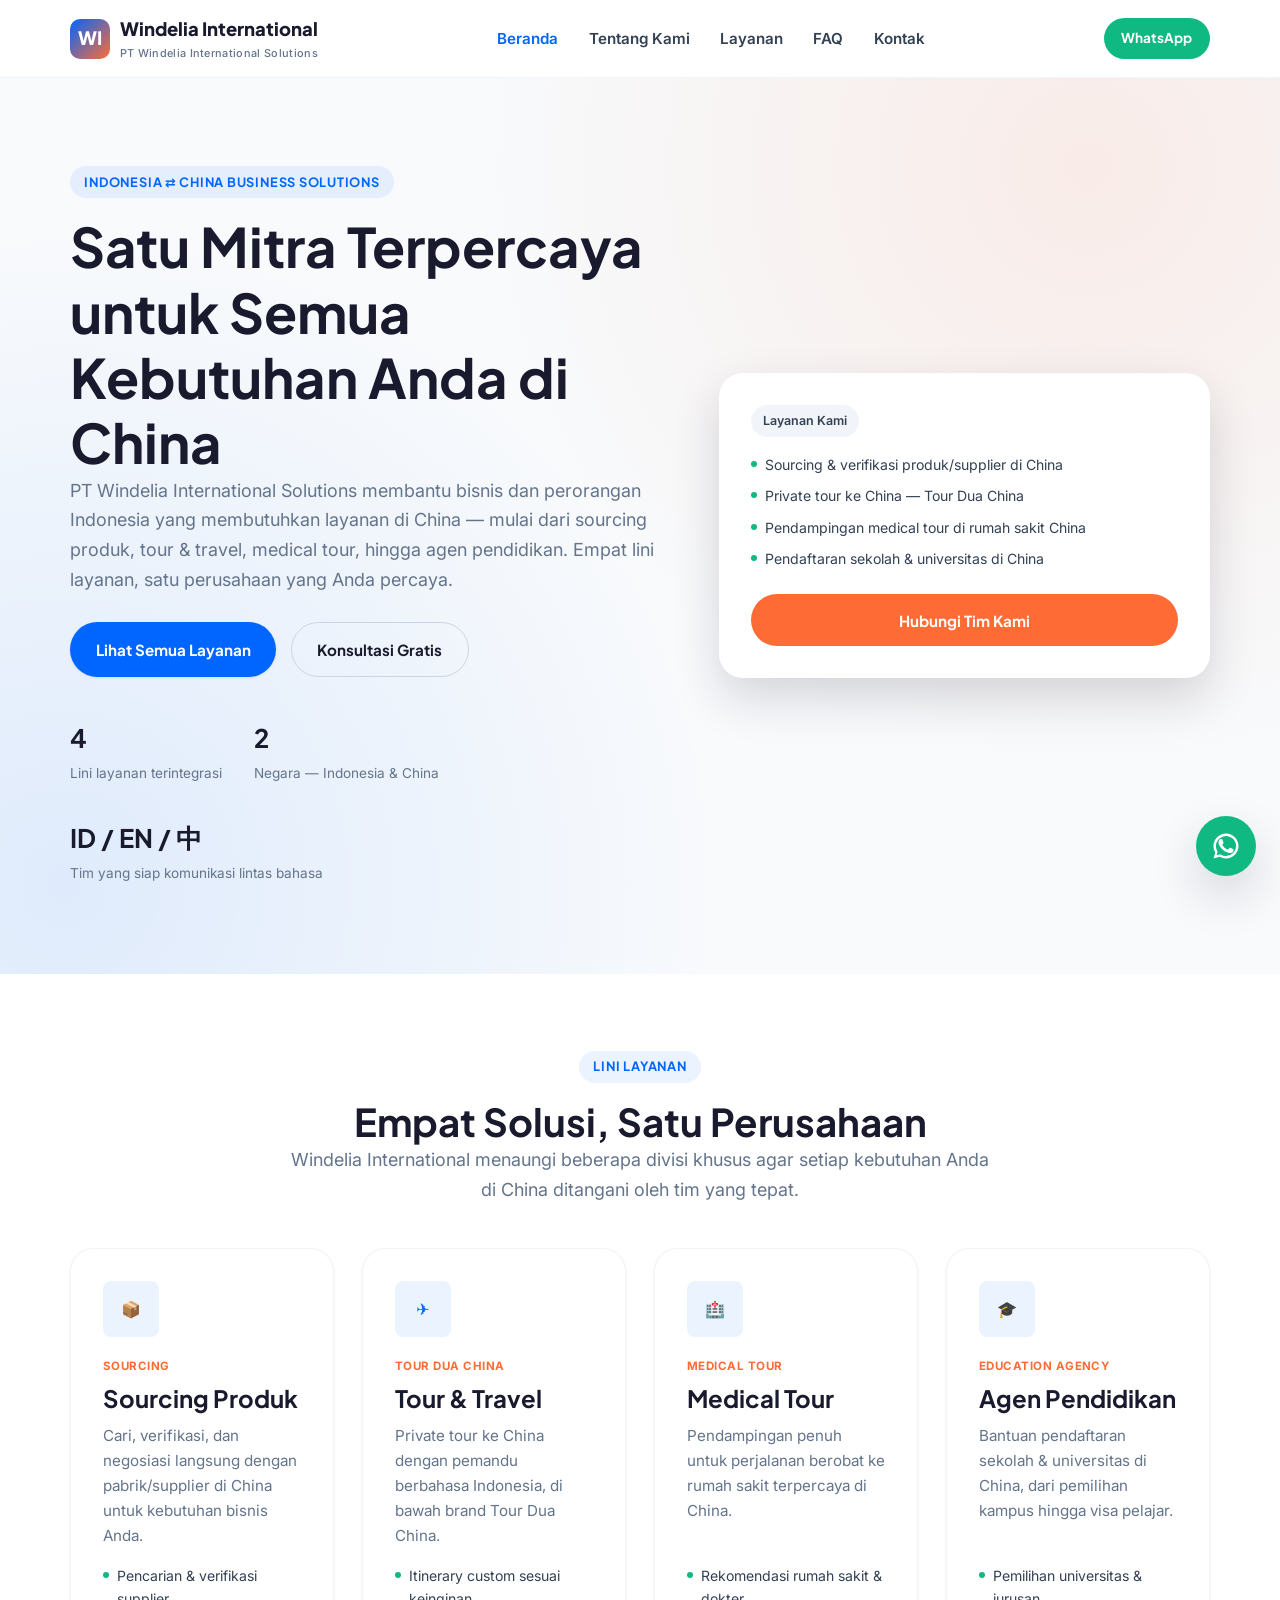
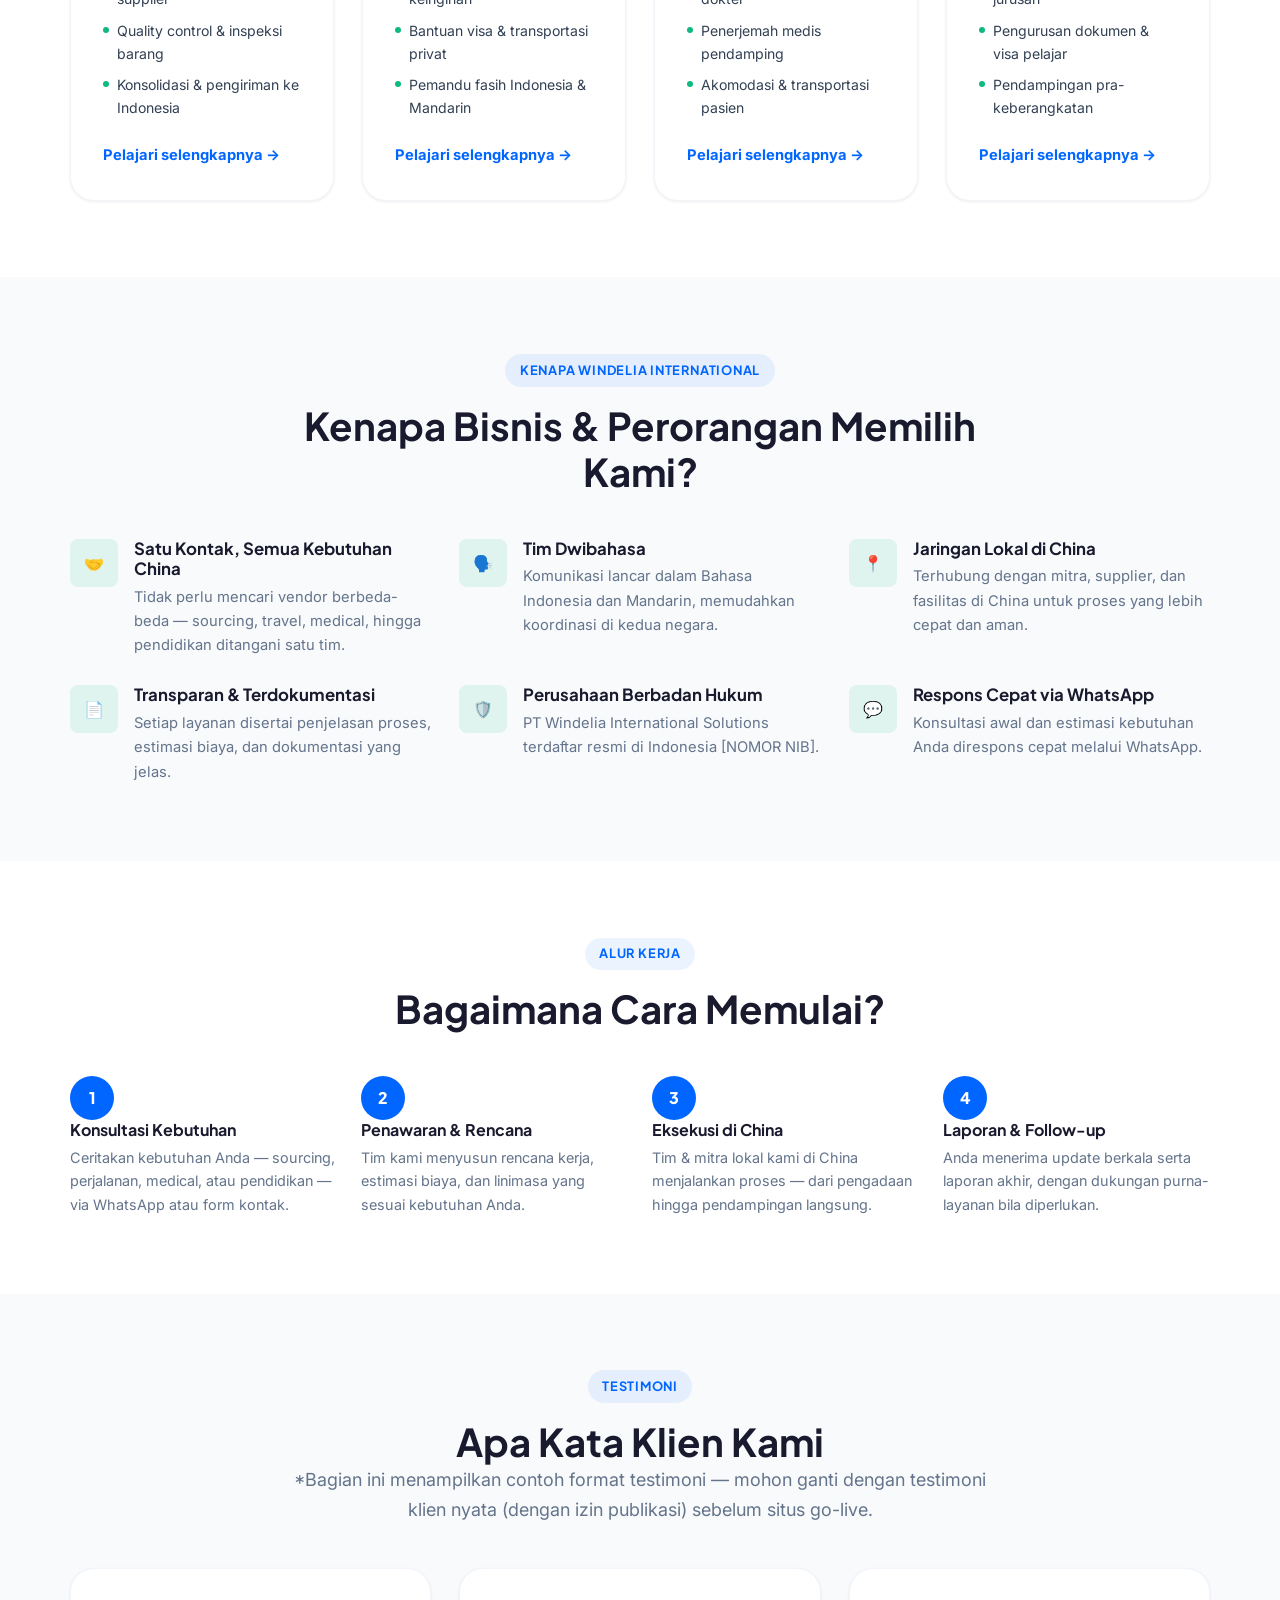
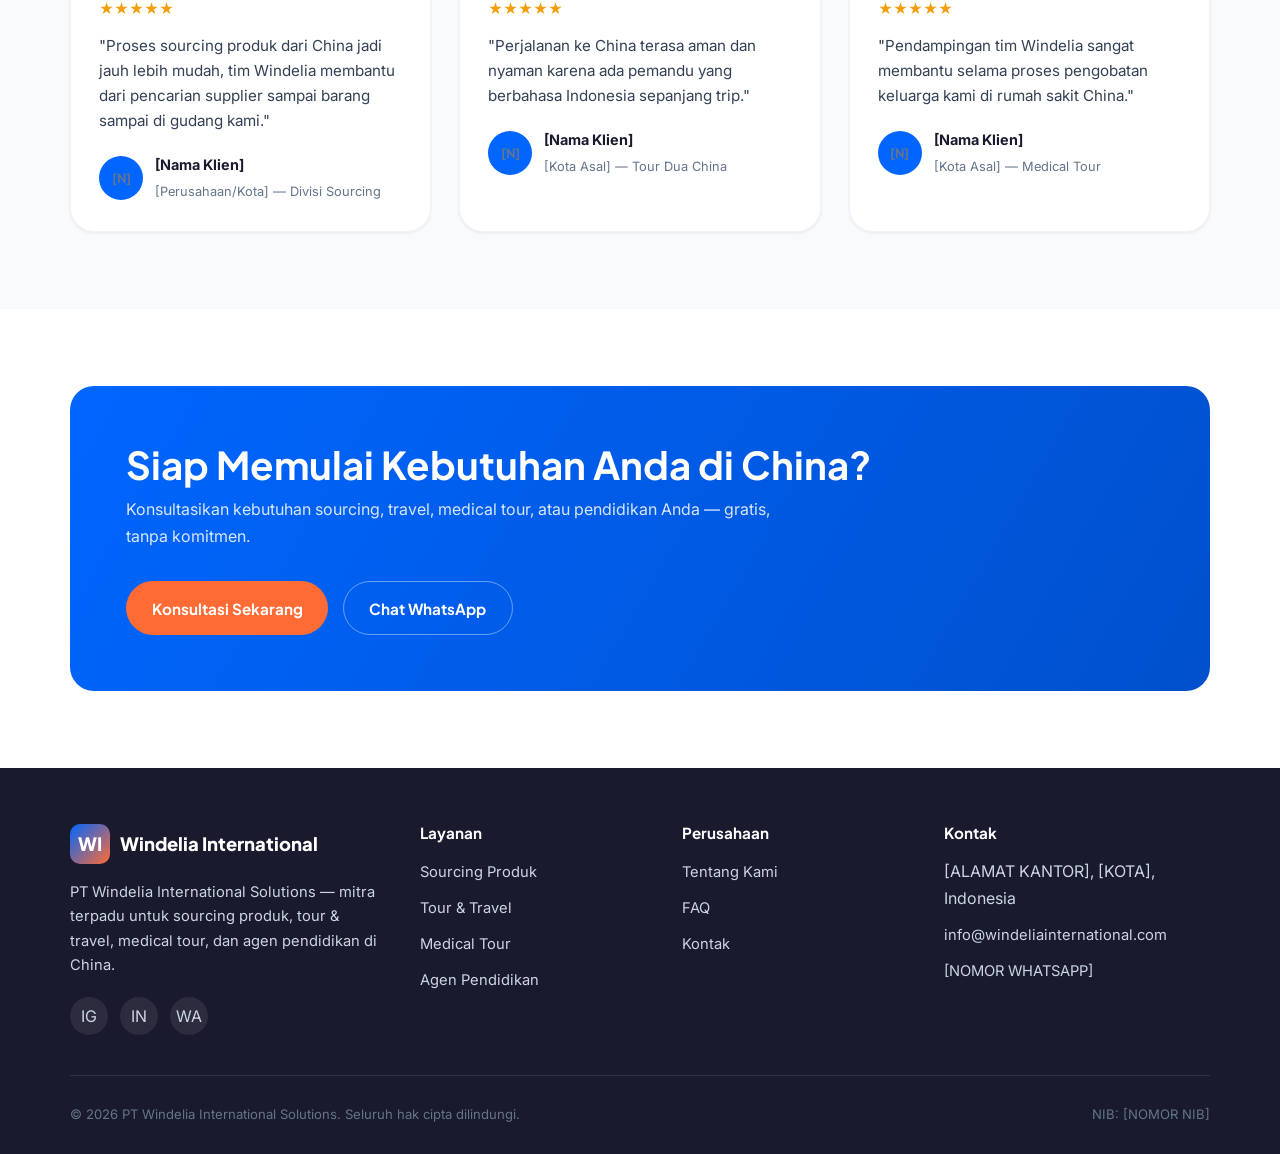
<file: index.html>
<!DOCTYPE html>
<html lang="id">
<head>
<!--
  CATATAN SEBELUM GO-LIVE — mohon lengkapi data berikut di seluruh situs:
  - Alamat kantor lengkap (saat ini "[ALAMAT KANTOR]")
  - Nomor WhatsApp resmi (saat ini "62xxxxxxxxxxx" di js/main.js dan "[NOMOR WHATSAPP]" di HTML)
  - Nomor NIB / izin usaha resmi
  - Tahun berdiri perusahaan
  - Handle Instagram/LinkedIn resmi
  - Testimoni klien nyata (nama, perusahaan/kota, dengan izin publikasi)
  - Koordinat lokasi kantor untuk Google Maps embed
-->
    <meta charset="UTF-8">
    <meta name="viewport" content="width=device-width, initial-scale=1.0">
    <title>PT Windelia International Solutions — Solusi Bisnis &amp; Personal Indonesia–China</title>
    <meta name="description" content="Windelia International membantu bisnis dan perorangan Indonesia yang membutuhkan layanan di China: sourcing produk, tour &amp; travel (Tour Dua China), medical tour, dan agen pendidikan. Satu mitra terpercaya, empat solusi terintegrasi.">
    <link rel="canonical" href="https://windeliainternational.com/">

    <!-- Open Graph -->
    <meta property="og:type" content="website">
    <meta property="og:site_name" content="Windelia International">
    <meta property="og:title" content="PT Windelia International Solutions — Solusi Bisnis &amp; Personal Indonesia–China">
    <meta property="og:description" content="Sourcing produk, tour &amp; travel, medical tour, dan agen pendidikan ke China — dikelola satu perusahaan Indonesia yang Anda percaya.">
    <meta property="og:url" content="https://windeliainternational.com/">
    <meta property="og:image" content="https://windeliainternational.com/images/og-image.png">
    <meta property="og:image:width" content="1200">
    <meta property="og:image:height" content="630">
    <meta name="twitter:card" content="summary_large_image">

    <link rel="icon" type="image/png" sizes="32x32" href="images/favicon-32.png">
    <link rel="apple-touch-icon" href="images/apple-touch-icon.png">

    <!-- Fonts -->
    <link rel="preconnect" href="https://fonts.googleapis.com">
    <link rel="preconnect" href="https://fonts.gstatic.com" crossorigin>
    <link href="https://fonts.googleapis.com/css2?family=Plus+Jakarta+Sans:wght@600;700;800&amp;family=Inter:wght@400;500;600;700&amp;display=swap" rel="stylesheet">

    <link rel="stylesheet" href="css/style.css">
    <link rel="stylesheet" href="css/components.css">
    <link rel="stylesheet" href="css/responsive.css">

    <script type="application/ld+json">
    {
      "@context": "https://schema.org",
      "@type": "Organization",
      "name": "PT Windelia International Solutions",
      "alternateName": "Windelia International",
      "description": "Perusahaan Indonesia yang menyediakan solusi terintegrasi bagi bisnis dan perorangan Indonesia yang membutuhkan layanan di China: sourcing produk, tour & travel, medical tour, dan agen pendidikan.",
      "url": "https://windeliainternational.com/",
      "logo": "https://windeliainternational.com/images/logo.png",
      "email": "info@windeliainternational.com",
      "telephone": "[NOMOR WHATSAPP]",
      "address": {
        "@type": "PostalAddress",
        "streetAddress": "[ALAMAT KANTOR]",
        "addressLocality": "[KOTA]",
        "addressRegion": "[PROVINSI]",
        "postalCode": "[KODE POS]",
        "addressCountry": "ID"
      },
      "areaServed": ["ID", "CN"],
      "sameAs": [
        "https://instagram.com/[HANDLE_INSTAGRAM]",
        "https://www.linkedin.com/company/[HANDLE_LINKEDIN]"
      ],
      "makesOffer": [
        { "@type": "Offer", "itemOffered": { "@type": "Service", "name": "Sourcing Produk dari China" } },
        { "@type": "Offer", "itemOffered": { "@type": "Service", "name": "Tour & Travel ke China (Tour Dua China)" } },
        { "@type": "Offer", "itemOffered": { "@type": "Service", "name": "Medical Tour ke China" } },
        { "@type": "Offer", "itemOffered": { "@type": "Service", "name": "Agen Pendidikan ke China" } }
      ]
    }
    </script>
</head>
<body>
    <a class="skip-link" href="#main">Lewati ke konten utama</a>

    <header class="site-header">
        <div class="container nav">
            <a href="index.html" class="nav__logo">
                <span class="nav__logo-mark" aria-hidden="true">WI</span>
                <span class="nav__logo-text">
                    Windelia International
                    <small>PT Windelia International Solutions</small>
                </span>
            </a>

            <nav class="nav__menu" data-open="false" aria-label="Navigasi utama">
                <a href="index.html" aria-current="page">Beranda</a>
                <a href="about.html">Tentang Kami</a>
                <a href="services.html">Layanan</a>
                <a href="faq.html">FAQ</a>
                <a href="contact.html">Kontak</a>
            </nav>

            <div class="nav__cta">
                <a class="btn btn--whatsapp btn--sm" href="https://wa.me/62xxxxxxxxxxx" target="_blank" rel="noopener">
                    <span>WhatsApp</span>
                </a>
                <button class="nav__toggle" aria-label="Buka menu navigasi" aria-expanded="false">
                    <span></span><span></span><span></span>
                </button>
            </div>
        </div>
    </header>

    <main id="main">
        <!-- ===================== HERO ===================== -->
        <section class="hero">
            <div class="container hero__grid">
                <div class="hero__content">
                    <span class="eyebrow">Indonesia ⇄ China Business Solutions</span>
                    <h1>Satu Mitra Terpercaya untuk Semua Kebutuhan Anda di China</h1>
                    <p class="lead">
                        PT Windelia International Solutions membantu bisnis dan perorangan Indonesia yang membutuhkan
                        layanan di China — mulai dari sourcing produk, tour &amp; travel, medical tour, hingga agen
                        pendidikan. Empat lini layanan, satu perusahaan yang Anda percaya.
                    </p>
                    <div class="hero__actions">
                        <a class="btn btn--primary" href="services.html">Lihat Semua Layanan</a>
                        <a class="btn btn--outline" href="contact.html">Konsultasi Gratis</a>
                    </div>
                    <div class="hero__stats">
                        <div class="hero__stat">
                            <strong>4</strong>
                            <span>Lini layanan terintegrasi</span>
                        </div>
                        <div class="hero__stat">
                            <strong>2</strong>
                            <span>Negara — Indonesia &amp; China</span>
                        </div>
                        <div class="hero__stat">
                            <strong>ID / EN / 中</strong>
                            <span>Tim yang siap komunikasi lintas bahasa</span>
                        </div>
                    </div>
                </div>

                <div class="hero__panel">
                    <span class="badge">Layanan Kami</span>
                    <ul class="division-card__list" style="margin-top:1rem;">
                        <li>Sourcing &amp; verifikasi produk/supplier di China</li>
                        <li>Private tour ke China — Tour Dua China</li>
                        <li>Pendampingan medical tour di rumah sakit China</li>
                        <li>Pendaftaran sekolah &amp; universitas di China</li>
                    </ul>
                    <a class="btn btn--accent btn--block" href="contact.html">Hubungi Tim Kami</a>
                </div>
            </div>
        </section>

        <!-- ===================== DIVISIONS ===================== -->
        <section class="section" id="layanan">
            <div class="container">
                <div class="section-head section-head--center">
                    <span class="eyebrow">Lini Layanan</span>
                    <h2>Empat Solusi, Satu Perusahaan</h2>
                    <p class="lead">Windelia International menaungi beberapa divisi khusus agar setiap kebutuhan Anda di China ditangani oleh tim yang tepat.</p>
                </div>

                <div class="grid grid--4">
                    <article class="division-card">
                        <div class="division-card__icon" aria-hidden="true">📦</div>
                        <span class="division-card__badge">Sourcing</span>
                        <h3>Sourcing Produk</h3>
                        <p>Cari, verifikasi, dan negosiasi langsung dengan pabrik/supplier di China untuk kebutuhan bisnis Anda.</p>
                        <ul class="division-card__list">
                            <li>Pencarian &amp; verifikasi supplier</li>
                            <li>Quality control &amp; inspeksi barang</li>
                            <li>Konsolidasi &amp; pengiriman ke Indonesia</li>
                        </ul>
                        <a class="division-card__link" href="services/sourcing-product.html">Pelajari selengkapnya →</a>
                    </article>

                    <article class="division-card">
                        <div class="division-card__icon" aria-hidden="true">✈️</div>
                        <span class="division-card__badge">Tour Dua China</span>
                        <h3>Tour &amp; Travel</h3>
                        <p>Private tour ke China dengan pemandu berbahasa Indonesia, di bawah brand Tour Dua China.</p>
                        <ul class="division-card__list">
                            <li>Itinerary custom sesuai keinginan</li>
                            <li>Bantuan visa &amp; transportasi privat</li>
                            <li>Pemandu fasih Indonesia &amp; Mandarin</li>
                        </ul>
                        <a class="division-card__link" href="services/tour-travel.html">Pelajari selengkapnya →</a>
                    </article>

                    <article class="division-card">
                        <div class="division-card__icon" aria-hidden="true">🏥</div>
                        <span class="division-card__badge">Medical Tour</span>
                        <h3>Medical Tour</h3>
                        <p>Pendampingan penuh untuk perjalanan berobat ke rumah sakit terpercaya di China.</p>
                        <ul class="division-card__list">
                            <li>Rekomendasi rumah sakit &amp; dokter</li>
                            <li>Penerjemah medis pendamping</li>
                            <li>Akomodasi &amp; transportasi pasien</li>
                        </ul>
                        <a class="division-card__link" href="services/medical-tour.html">Pelajari selengkapnya →</a>
                    </article>

                    <article class="division-card">
                        <div class="division-card__icon" aria-hidden="true">🎓</div>
                        <span class="division-card__badge">Education Agency</span>
                        <h3>Agen Pendidikan</h3>
                        <p>Bantuan pendaftaran sekolah &amp; universitas di China, dari pemilihan kampus hingga visa pelajar.</p>
                        <ul class="division-card__list">
                            <li>Pemilihan universitas &amp; jurusan</li>
                            <li>Pengurusan dokumen &amp; visa pelajar</li>
                            <li>Pendampingan pra-keberangkatan</li>
                        </ul>
                        <a class="division-card__link" href="services/education-agency.html">Pelajari selengkapnya →</a>
                    </article>
                </div>
            </div>
        </section>

        <!-- ===================== WHY US ===================== -->
        <section class="section section--alt">
            <div class="container">
                <div class="section-head section-head--center">
                    <span class="eyebrow">Kenapa Windelia International</span>
                    <h2>Kenapa Bisnis &amp; Perorangan Memilih Kami?</h2>
                </div>

                <div class="grid grid--3">
                    <div class="feature">
                        <div class="feature__icon" aria-hidden="true">🤝</div>
                        <div>
                            <h3>Satu Kontak, Semua Kebutuhan China</h3>
                            <p>Tidak perlu mencari vendor berbeda-beda — sourcing, travel, medical, hingga pendidikan ditangani satu tim.</p>
                        </div>
                    </div>
                    <div class="feature">
                        <div class="feature__icon" aria-hidden="true">🗣️</div>
                        <div>
                            <h3>Tim Dwibahasa</h3>
                            <p>Komunikasi lancar dalam Bahasa Indonesia dan Mandarin, memudahkan koordinasi di kedua negara.</p>
                        </div>
                    </div>
                    <div class="feature">
                        <div class="feature__icon" aria-hidden="true">📍</div>
                        <div>
                            <h3>Jaringan Lokal di China</h3>
                            <p>Terhubung dengan mitra, supplier, dan fasilitas di China untuk proses yang lebih cepat dan aman.</p>
                        </div>
                    </div>
                    <div class="feature">
                        <div class="feature__icon" aria-hidden="true">📄</div>
                        <div>
                            <h3>Transparan &amp; Terdokumentasi</h3>
                            <p>Setiap layanan disertai penjelasan proses, estimasi biaya, dan dokumentasi yang jelas.</p>
                        </div>
                    </div>
                    <div class="feature">
                        <div class="feature__icon" aria-hidden="true">🛡️</div>
                        <div>
                            <h3>Perusahaan Berbadan Hukum</h3>
                            <p>PT Windelia International Solutions terdaftar resmi di Indonesia [NOMOR NIB].</p>
                        </div>
                    </div>
                    <div class="feature">
                        <div class="feature__icon" aria-hidden="true">💬</div>
                        <div>
                            <h3>Respons Cepat via WhatsApp</h3>
                            <p>Konsultasi awal dan estimasi kebutuhan Anda direspons cepat melalui WhatsApp.</p>
                        </div>
                    </div>
                </div>
            </div>
        </section>

        <!-- ===================== HOW IT WORKS ===================== -->
        <section class="section">
            <div class="container">
                <div class="section-head section-head--center">
                    <span class="eyebrow">Alur Kerja</span>
                    <h2>Bagaimana Cara Memulai?</h2>
                </div>
                <div class="steps">
                    <div class="step">
                        <h3>Konsultasi Kebutuhan</h3>
                        <p>Ceritakan kebutuhan Anda — sourcing, perjalanan, medical, atau pendidikan — via WhatsApp atau form kontak.</p>
                    </div>
                    <div class="step">
                        <h3>Penawaran &amp; Rencana</h3>
                        <p>Tim kami menyusun rencana kerja, estimasi biaya, dan linimasa yang sesuai kebutuhan Anda.</p>
                    </div>
                    <div class="step">
                        <h3>Eksekusi di China</h3>
                        <p>Tim &amp; mitra lokal kami di China menjalankan proses — dari pengadaan hingga pendampingan langsung.</p>
                    </div>
                    <div class="step">
                        <h3>Laporan &amp; Follow-up</h3>
                        <p>Anda menerima update berkala serta laporan akhir, dengan dukungan purna-layanan bila diperlukan.</p>
                    </div>
                </div>
            </div>
        </section>

        <!-- ===================== TESTIMONIALS ===================== -->
        <section class="section section--alt">
            <div class="container">
                <div class="section-head section-head--center">
                    <span class="eyebrow">Testimoni</span>
                    <h2>Apa Kata Klien Kami</h2>
                    <p class="lead">*Bagian ini menampilkan contoh format testimoni — mohon ganti dengan testimoni klien nyata (dengan izin publikasi) sebelum situs go-live.</p>
                </div>
                <div class="grid grid--3">
                    <div class="testimonial">
                        <div class="testimonial__stars" aria-label="Rating 5 dari 5">★★★★★</div>
                        <p>"Proses sourcing produk dari China jadi jauh lebih mudah, tim Windelia membantu dari pencarian supplier sampai barang sampai di gudang kami."</p>
                        <div class="testimonial__author">
                            <span class="testimonial__avatar" aria-hidden="true">[N]</span>
                            <div>
                                <strong>[Nama Klien]</strong>
                                <span>[Perusahaan/Kota] — Divisi Sourcing</span>
                            </div>
                        </div>
                    </div>
                    <div class="testimonial">
                        <div class="testimonial__stars" aria-label="Rating 5 dari 5">★★★★★</div>
                        <p>"Perjalanan ke China terasa aman dan nyaman karena ada pemandu yang berbahasa Indonesia sepanjang trip."</p>
                        <div class="testimonial__author">
                            <span class="testimonial__avatar" aria-hidden="true">[N]</span>
                            <div>
                                <strong>[Nama Klien]</strong>
                                <span>[Kota Asal] — Tour Dua China</span>
                            </div>
                        </div>
                    </div>
                    <div class="testimonial">
                        <div class="testimonial__stars" aria-label="Rating 5 dari 5">★★★★★</div>
                        <p>"Pendampingan tim Windelia sangat membantu selama proses pengobatan keluarga kami di rumah sakit China."</p>
                        <div class="testimonial__author">
                            <span class="testimonial__avatar" aria-hidden="true">[N]</span>
                            <div>
                                <strong>[Nama Klien]</strong>
                                <span>[Kota Asal] — Medical Tour</span>
                            </div>
                        </div>
                    </div>
                </div>
            </div>
        </section>

        <!-- ===================== CTA ===================== -->
        <section class="section">
            <div class="container">
                <div class="cta-band">
                    <div>
                        <h2>Siap Memulai Kebutuhan Anda di China?</h2>
                        <p>Konsultasikan kebutuhan sourcing, travel, medical tour, atau pendidikan Anda — gratis, tanpa komitmen.</p>
                    </div>
                    <div class="cta-band__actions">
                        <a class="btn btn--accent" href="contact.html">Konsultasi Sekarang</a>
                        <a class="btn btn--outline" style="border-color:rgba(255,255,255,0.4); color:#fff;" href="https://wa.me/62xxxxxxxxxxx" target="_blank" rel="noopener">Chat WhatsApp</a>
                    </div>
                </div>
            </div>
        </section>
    </main>

    <footer class="site-footer">
        <div class="container">
            <div class="footer__grid">
                <div class="footer__brand">
                    <a href="index.html" class="nav__logo" style="color:#fff; margin-bottom:1rem; display:inline-flex;">
                        <span class="nav__logo-mark" aria-hidden="true">WI</span>
                        <span class="nav__logo-text">Windelia International</span>
                    </a>
                    <p>PT Windelia International Solutions — mitra terpadu untuk sourcing produk, tour &amp; travel, medical tour, dan agen pendidikan di China.</p>
                    <div class="footer__social">
                        <a href="https://instagram.com/[HANDLE_INSTAGRAM]" target="_blank" rel="noopener" aria-label="Instagram Windelia International">IG</a>
                        <a href="https://www.linkedin.com/company/[HANDLE_LINKEDIN]" target="_blank" rel="noopener" aria-label="LinkedIn Windelia International">IN</a>
                        <a href="https://wa.me/62xxxxxxxxxxx" target="_blank" rel="noopener" aria-label="WhatsApp Windelia International">WA</a>
                    </div>
                </div>
                <div>
                    <h4>Layanan</h4>
                    <ul class="footer__links">
                        <li><a href="services/sourcing-product.html">Sourcing Produk</a></li>
                        <li><a href="services/tour-travel.html">Tour &amp; Travel</a></li>
                        <li><a href="services/medical-tour.html">Medical Tour</a></li>
                        <li><a href="services/education-agency.html">Agen Pendidikan</a></li>
                    </ul>
                </div>
                <div>
                    <h4>Perusahaan</h4>
                    <ul class="footer__links">
                        <li><a href="about.html">Tentang Kami</a></li>
                        <li><a href="faq.html">FAQ</a></li>
                        <li><a href="contact.html">Kontak</a></li>
                    </ul>
                </div>
                <div>
                    <h4>Kontak</h4>
                    <ul class="footer__links">
                        <li>[ALAMAT KANTOR], [KOTA], Indonesia</li>
                        <li><a href="mailto:info@windeliainternational.com">info@windeliainternational.com</a></li>
                        <li><a href="https://wa.me/62xxxxxxxxxxx" target="_blank" rel="noopener">[NOMOR WHATSAPP]</a></li>
                    </ul>
                </div>
            </div>
            <div class="footer__bottom">
                <span>© <span data-current-year>2026</span> PT Windelia International Solutions. Seluruh hak cipta dilindungi.</span>
                <span>NIB: [NOMOR NIB]</span>
            </div>
        </div>
    </footer>

    <a class="whatsapp-float" href="https://wa.me/62xxxxxxxxxxx" target="_blank" rel="noopener" aria-label="Chat via WhatsApp">
        <svg width="30" height="30" viewBox="0 0 24 24" fill="#fff" aria-hidden="true"><path d="M17.472 14.382c-.297-.149-1.758-.867-2.03-.967-.273-.099-.471-.148-.67.15-.197.297-.767.966-.94 1.164-.173.199-.347.223-.644.075-.297-.15-1.255-.463-2.39-1.475-.883-.788-1.48-1.761-1.653-2.059-.173-.297-.018-.458.13-.606.134-.133.298-.347.446-.52.149-.174.198-.298.298-.497.099-.198.05-.371-.025-.52-.075-.149-.669-1.612-.916-2.207-.242-.579-.487-.5-.669-.51-.173-.008-.371-.01-.57-.01-.198 0-.52.074-.792.372-.272.297-1.04 1.016-1.04 2.479 0 1.462 1.065 2.875 1.213 3.074.149.198 2.096 3.2 5.077 4.487.709.306 1.262.489 1.694.625.712.227 1.36.195 1.871.118.571-.085 1.758-.719 2.006-1.413.248-.694.248-1.289.173-1.413-.074-.124-.272-.198-.57-.347z"/><path d="M12.001 2C6.478 2 2 6.477 2 12c0 1.86.505 3.663 1.462 5.247L2 22l4.86-1.435A9.955 9.955 0 0 0 12.001 22C17.523 22 22 17.523 22 12S17.523 2 12.001 2zm0 18.062a8.03 8.03 0 0 1-4.352-1.271l-.312-.186-2.884.852.86-2.87-.202-.312A8.06 8.06 0 1 1 20.062 12a8.07 8.07 0 0 1-8.061 8.062z"/></svg>
    </a>

    <script src="js/main.js" defer></script>
</body>
</html>
</file>
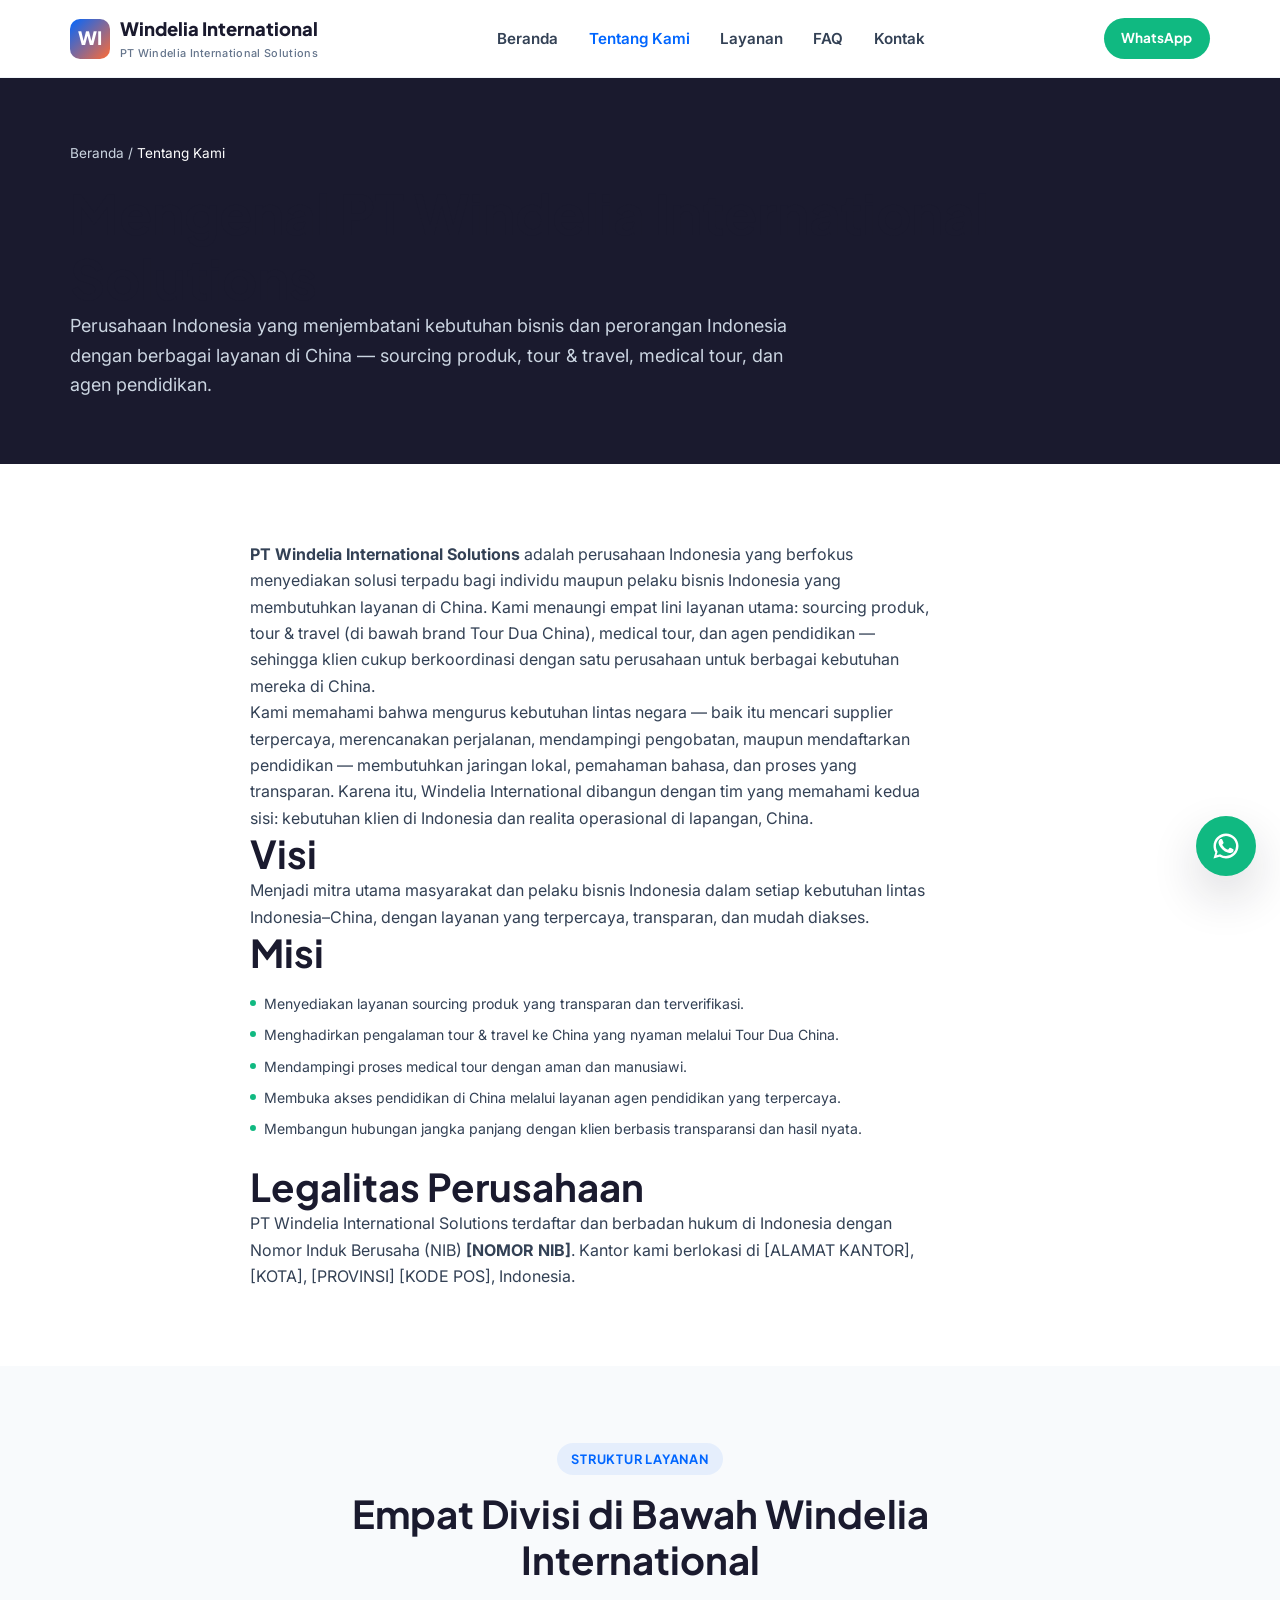
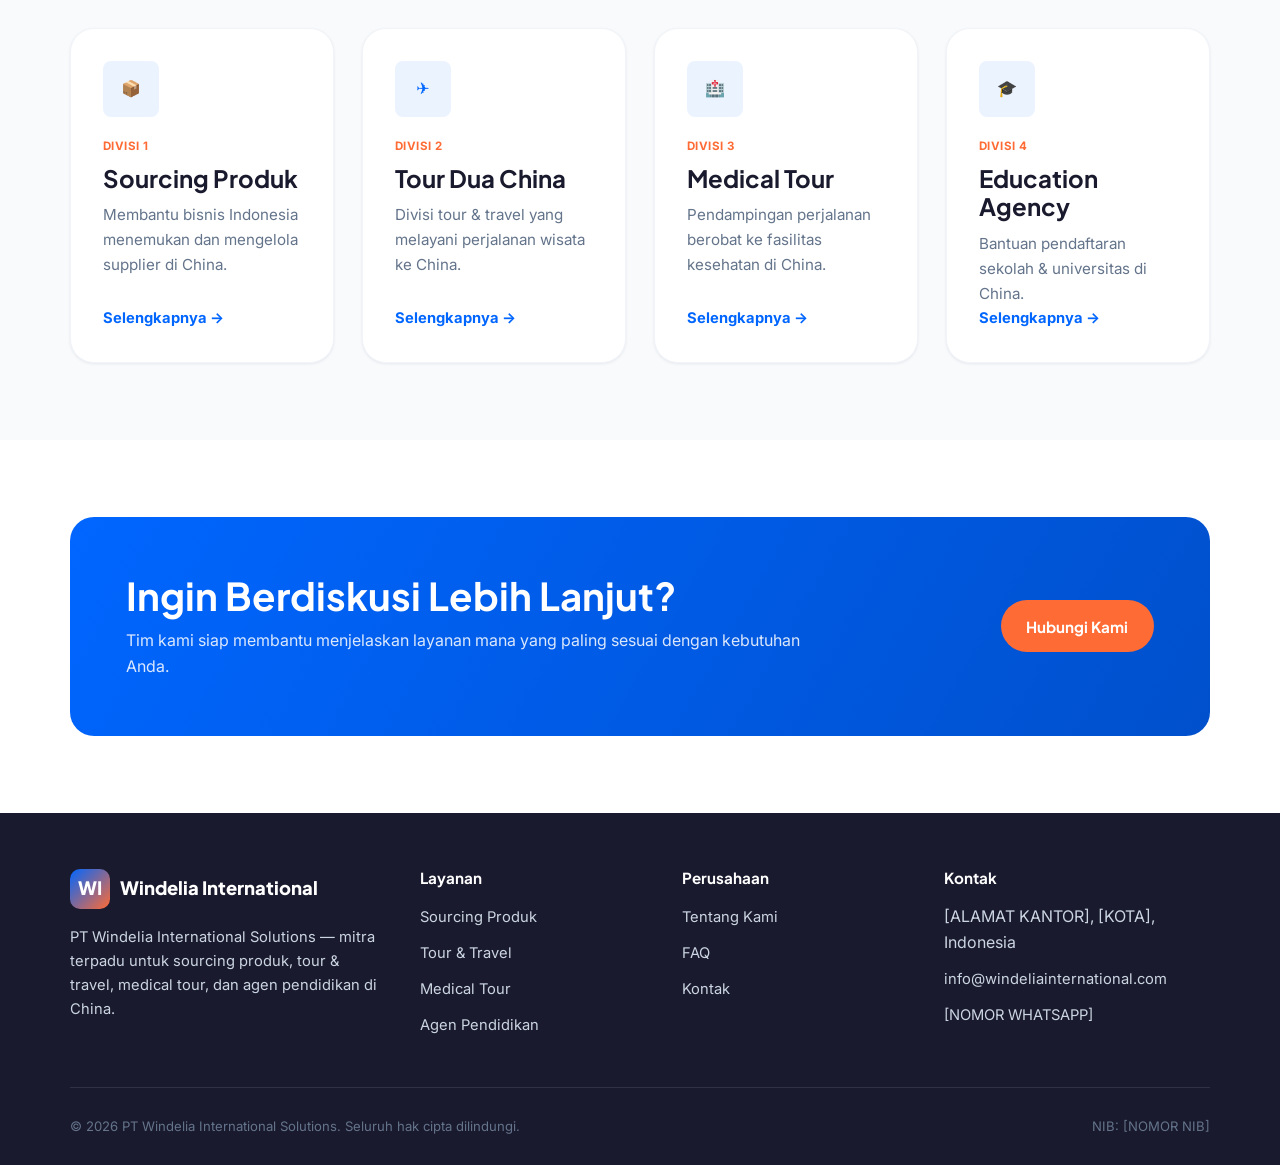
<file: about.html>
<!DOCTYPE html>
<html lang="id">
<head>
    <meta charset="UTF-8">
    <meta name="viewport" content="width=device-width, initial-scale=1.0">
    <title>Tentang Kami — PT Windelia International Solutions</title>
    <meta name="description" content="PT Windelia International Solutions adalah perusahaan Indonesia yang menaungi empat lini layanan Indonesia–China: sourcing produk, tour & travel (Tour Dua China), medical tour, dan agen pendidikan.">
    <link rel="canonical" href="https://windeliainternational.com/about.html">

    <meta property="og:type" content="website">
    <meta property="og:site_name" content="Windelia International">
    <meta property="og:title" content="Tentang Kami — PT Windelia International Solutions">
    <meta property="og:description" content="Kenali PT Windelia International Solutions, perusahaan Indonesia dengan empat lini layanan Indonesia–China.">
    <meta property="og:url" content="https://windeliainternational.com/about.html">

    <link rel="icon" type="image/png" sizes="32x32" href="images/favicon-32.png">
    <link rel="apple-touch-icon" href="images/apple-touch-icon.png">

    <link rel="preconnect" href="https://fonts.googleapis.com">
    <link rel="preconnect" href="https://fonts.gstatic.com" crossorigin>
    <link href="https://fonts.googleapis.com/css2?family=Plus+Jakarta+Sans:wght@600;700;800&amp;family=Inter:wght@400;500;600;700&amp;display=swap" rel="stylesheet">

    <link rel="stylesheet" href="css/style.css">
    <link rel="stylesheet" href="css/components.css">
    <link rel="stylesheet" href="css/responsive.css">

    <script type="application/ld+json">
    {
      "@context": "https://schema.org",
      "@type": "AboutPage",
      "name": "Tentang PT Windelia International Solutions",
      "url": "https://windeliainternational.com/about.html",
      "mainEntity": {
        "@type": "Organization",
        "name": "PT Windelia International Solutions",
        "foundingLocation": "Indonesia",
        "foundingDate": "[TAHUN BERDIRI]",
        "description": "Perusahaan Indonesia yang menyediakan solusi terintegrasi bagi bisnis dan perorangan Indonesia yang membutuhkan layanan di China.",
        "address": {
          "@type": "PostalAddress",
          "streetAddress": "[ALAMAT KANTOR]",
          "addressLocality": "[KOTA]",
          "addressRegion": "[PROVINSI]",
          "postalCode": "[KODE POS]",
          "addressCountry": "ID"
        }
      }
    }
    </script>
</head>
<body>
    <a class="skip-link" href="#main">Lewati ke konten utama</a>

    <header class="site-header">
        <div class="container nav">
            <a href="index.html" class="nav__logo">
                <span class="nav__logo-mark" aria-hidden="true">WI</span>
                <span class="nav__logo-text">
                    Windelia International
                    <small>PT Windelia International Solutions</small>
                </span>
            </a>
            <nav class="nav__menu" data-open="false" aria-label="Navigasi utama">
                <a href="index.html">Beranda</a>
                <a href="about.html" aria-current="page">Tentang Kami</a>
                <a href="services.html">Layanan</a>
                <a href="faq.html">FAQ</a>
                <a href="contact.html">Kontak</a>
            </nav>
            <div class="nav__cta">
                <a class="btn btn--whatsapp btn--sm" href="https://wa.me/62xxxxxxxxxxx" target="_blank" rel="noopener"><span>WhatsApp</span></a>
                <button class="nav__toggle" aria-label="Buka menu navigasi" aria-expanded="false"><span></span><span></span><span></span></button>
            </div>
        </div>
    </header>

    <main id="main">
        <section class="page-header">
            <div class="container">
                <p class="breadcrumbs"><a href="index.html">Beranda</a> / <span aria-current="page">Tentang Kami</span></p>
                <h1>Mengenal PT Windelia International Solutions</h1>
                <p class="lead">Perusahaan Indonesia yang menjembatani kebutuhan bisnis dan perorangan Indonesia dengan berbagai layanan di China — sourcing produk, tour &amp; travel, medical tour, dan agen pendidikan.</p>
            </div>
        </section>

        <section class="section">
            <div class="container" style="max-width: 820px;">
                <p>
                    <strong>PT Windelia International Solutions</strong> adalah perusahaan Indonesia yang berfokus
                    menyediakan solusi terpadu bagi individu maupun pelaku bisnis Indonesia yang membutuhkan layanan
                    di China. Kami menaungi empat lini layanan utama: sourcing produk, tour &amp; travel (di bawah
                    brand <a href="services/tour-travel.html">Tour Dua China</a>), medical tour, dan agen pendidikan —
                    sehingga klien cukup berkoordinasi dengan satu perusahaan untuk berbagai kebutuhan mereka di China.
                </p>
                <p>
                    Kami memahami bahwa mengurus kebutuhan lintas negara — baik itu mencari supplier terpercaya,
                    merencanakan perjalanan, mendampingi pengobatan, maupun mendaftarkan pendidikan — membutuhkan
                    jaringan lokal, pemahaman bahasa, dan proses yang transparan. Karena itu, Windelia International
                    dibangun dengan tim yang memahami kedua sisi: kebutuhan klien di Indonesia dan realita operasional
                    di lapangan, China.
                </p>

                <h2>Visi</h2>
                <p>Menjadi mitra utama masyarakat dan pelaku bisnis Indonesia dalam setiap kebutuhan lintas Indonesia–China, dengan layanan yang terpercaya, transparan, dan mudah diakses.</p>

                <h2>Misi</h2>
                <ul class="division-card__list" style="max-width:640px;">
                    <li>Menyediakan layanan sourcing produk yang transparan dan terverifikasi.</li>
                    <li>Menghadirkan pengalaman tour &amp; travel ke China yang nyaman melalui Tour Dua China.</li>
                    <li>Mendampingi proses medical tour dengan aman dan manusiawi.</li>
                    <li>Membuka akses pendidikan di China melalui layanan agen pendidikan yang terpercaya.</li>
                    <li>Membangun hubungan jangka panjang dengan klien berbasis transparansi dan hasil nyata.</li>
                </ul>

                <h2>Legalitas Perusahaan</h2>
                <p>
                    PT Windelia International Solutions terdaftar dan berbadan hukum di Indonesia dengan Nomor Induk
                    Berusaha (NIB) <strong>[NOMOR NIB]</strong>. Kantor kami berlokasi di [ALAMAT KANTOR], [KOTA],
                    [PROVINSI] [KODE POS], Indonesia.
                </p>
            </div>
        </section>

        <section class="section section--alt">
            <div class="container">
                <div class="section-head section-head--center">
                    <span class="eyebrow">Struktur Layanan</span>
                    <h2>Empat Divisi di Bawah Windelia International</h2>
                </div>
                <div class="grid grid--4">
                    <article class="division-card">
                        <div class="division-card__icon" aria-hidden="true">📦</div>
                        <span class="division-card__badge">Divisi 1</span>
                        <h3>Sourcing Produk</h3>
                        <p>Membantu bisnis Indonesia menemukan dan mengelola supplier di China.</p>
                        <a class="division-card__link" href="services/sourcing-product.html">Selengkapnya →</a>
                    </article>
                    <article class="division-card">
                        <div class="division-card__icon" aria-hidden="true">✈️</div>
                        <span class="division-card__badge">Divisi 2</span>
                        <h3>Tour Dua China</h3>
                        <p>Divisi tour &amp; travel yang melayani perjalanan wisata ke China.</p>
                        <a class="division-card__link" href="services/tour-travel.html">Selengkapnya →</a>
                    </article>
                    <article class="division-card">
                        <div class="division-card__icon" aria-hidden="true">🏥</div>
                        <span class="division-card__badge">Divisi 3</span>
                        <h3>Medical Tour</h3>
                        <p>Pendampingan perjalanan berobat ke fasilitas kesehatan di China.</p>
                        <a class="division-card__link" href="services/medical-tour.html">Selengkapnya →</a>
                    </article>
                    <article class="division-card">
                        <div class="division-card__icon" aria-hidden="true">🎓</div>
                        <span class="division-card__badge">Divisi 4</span>
                        <h3>Education Agency</h3>
                        <p>Bantuan pendaftaran sekolah &amp; universitas di China.</p>
                        <a class="division-card__link" href="services/education-agency.html">Selengkapnya →</a>
                    </article>
                </div>
            </div>
        </section>

        <section class="section">
            <div class="container">
                <div class="cta-band">
                    <div>
                        <h2>Ingin Berdiskusi Lebih Lanjut?</h2>
                        <p>Tim kami siap membantu menjelaskan layanan mana yang paling sesuai dengan kebutuhan Anda.</p>
                    </div>
                    <div class="cta-band__actions">
                        <a class="btn btn--accent" href="contact.html">Hubungi Kami</a>
                    </div>
                </div>
            </div>
        </section>
    </main>

    <footer class="site-footer">
        <div class="container">
            <div class="footer__grid">
                <div class="footer__brand">
                    <a href="index.html" class="nav__logo" style="color:#fff; margin-bottom:1rem; display:inline-flex;">
                        <span class="nav__logo-mark" aria-hidden="true">WI</span>
                        <span class="nav__logo-text">Windelia International</span>
                    </a>
                    <p>PT Windelia International Solutions — mitra terpadu untuk sourcing produk, tour &amp; travel, medical tour, dan agen pendidikan di China.</p>
                </div>
                <div>
                    <h4>Layanan</h4>
                    <ul class="footer__links">
                        <li><a href="services/sourcing-product.html">Sourcing Produk</a></li>
                        <li><a href="services/tour-travel.html">Tour &amp; Travel</a></li>
                        <li><a href="services/medical-tour.html">Medical Tour</a></li>
                        <li><a href="services/education-agency.html">Agen Pendidikan</a></li>
                    </ul>
                </div>
                <div>
                    <h4>Perusahaan</h4>
                    <ul class="footer__links">
                        <li><a href="about.html">Tentang Kami</a></li>
                        <li><a href="faq.html">FAQ</a></li>
                        <li><a href="contact.html">Kontak</a></li>
                    </ul>
                </div>
                <div>
                    <h4>Kontak</h4>
                    <ul class="footer__links">
                        <li>[ALAMAT KANTOR], [KOTA], Indonesia</li>
                        <li><a href="mailto:info@windeliainternational.com">info@windeliainternational.com</a></li>
                        <li><a href="https://wa.me/62xxxxxxxxxxx" target="_blank" rel="noopener">[NOMOR WHATSAPP]</a></li>
                    </ul>
                </div>
            </div>
            <div class="footer__bottom">
                <span>© <span data-current-year>2026</span> PT Windelia International Solutions. Seluruh hak cipta dilindungi.</span>
                <span>NIB: [NOMOR NIB]</span>
            </div>
        </div>
    </footer>

    <a class="whatsapp-float" href="https://wa.me/62xxxxxxxxxxx" target="_blank" rel="noopener" aria-label="Chat via WhatsApp">
        <svg width="30" height="30" viewBox="0 0 24 24" fill="#fff" aria-hidden="true"><path d="M17.472 14.382c-.297-.149-1.758-.867-2.03-.967-.273-.099-.471-.148-.67.15-.197.297-.767.966-.94 1.164-.173.199-.347.223-.644.075-.297-.15-1.255-.463-2.39-1.475-.883-.788-1.48-1.761-1.653-2.059-.173-.297-.018-.458.13-.606.134-.133.298-.347.446-.52.149-.174.198-.298.298-.497.099-.198.05-.371-.025-.52-.075-.149-.669-1.612-.916-2.207-.242-.579-.487-.5-.669-.51-.173-.008-.371-.01-.57-.01-.198 0-.52.074-.792.372-.272.297-1.04 1.016-1.04 2.479 0 1.462 1.065 2.875 1.213 3.074.149.198 2.096 3.2 5.077 4.487.709.306 1.262.489 1.694.625.712.227 1.36.195 1.871.118.571-.085 1.758-.719 2.006-1.413.248-.694.248-1.289.173-1.413-.074-.124-.272-.198-.57-.347z"/><path d="M12.001 2C6.478 2 2 6.477 2 12c0 1.86.505 3.663 1.462 5.247L2 22l4.86-1.435A9.955 9.955 0 0 0 12.001 22C17.523 22 22 17.523 22 12S17.523 2 12.001 2zm0 18.062a8.03 8.03 0 0 1-4.352-1.271l-.312-.186-2.884.852.86-2.87-.202-.312A8.06 8.06 0 1 1 20.062 12a8.07 8.07 0 0 1-8.061 8.062z"/></svg>
    </a>

    <script src="js/main.js" defer></script>
</body>
</html>
</file>
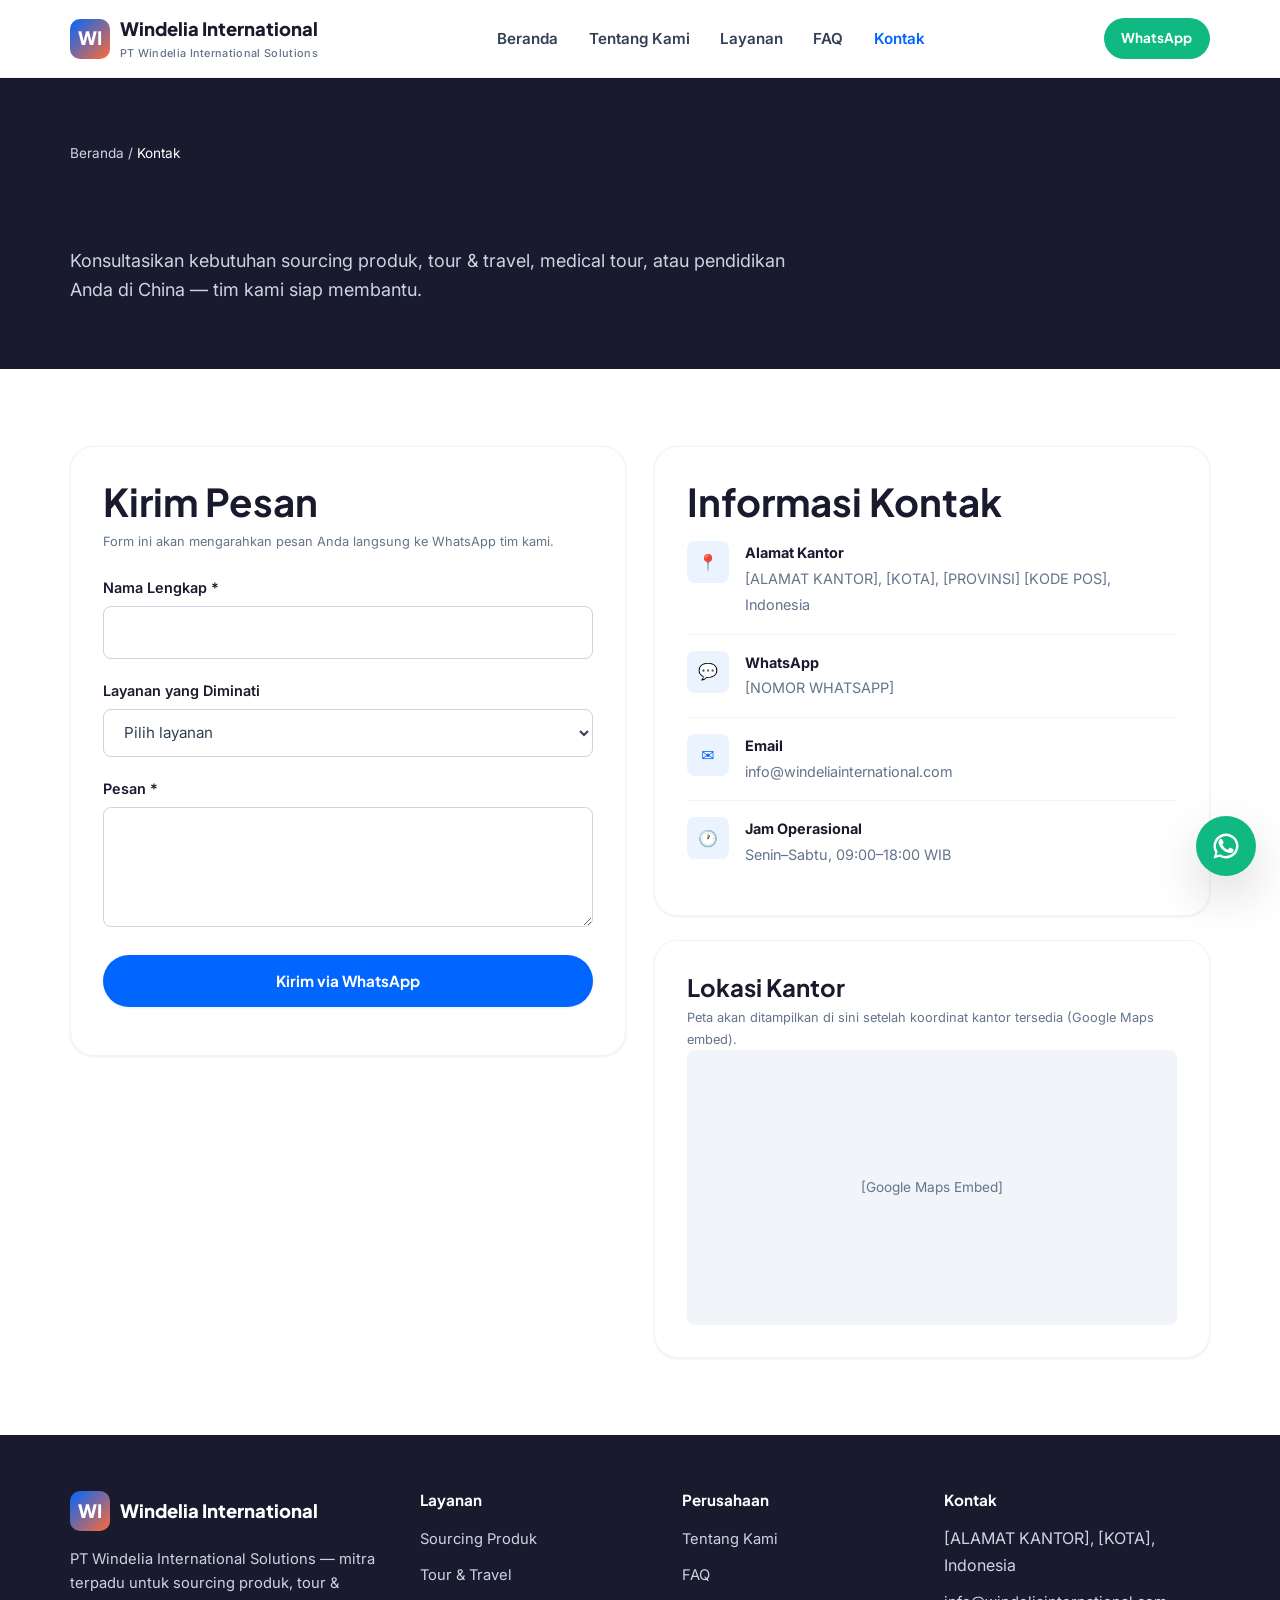
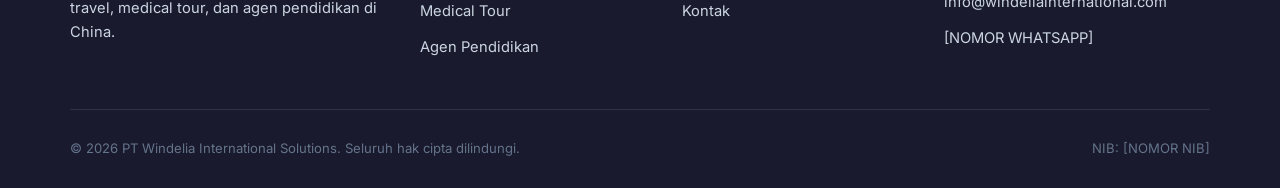
<file: contact.html>
<!DOCTYPE html>
<html lang="id">
<head>
    <meta charset="UTF-8">
    <meta name="viewport" content="width=device-width, initial-scale=1.0">
    <title>Kontak Kami — PT Windelia International Solutions</title>
    <meta name="description" content="Hubungi PT Windelia International Solutions untuk konsultasi sourcing produk, tour & travel, medical tour, atau agen pendidikan ke China via WhatsApp, email, atau form kontak.">
    <link rel="canonical" href="https://windeliainternational.com/contact.html">

    <meta property="og:type" content="website">
    <meta property="og:site_name" content="Windelia International">
    <meta property="og:title" content="Kontak Kami — Windelia International">
    <meta property="og:description" content="Hubungi kami untuk konsultasi gratis seputar layanan Indonesia–China.">
    <meta property="og:url" content="https://windeliainternational.com/contact.html">

    <link rel="icon" type="image/png" sizes="32x32" href="images/favicon-32.png">
    <link rel="apple-touch-icon" href="images/apple-touch-icon.png">

    <link rel="preconnect" href="https://fonts.googleapis.com">
    <link rel="preconnect" href="https://fonts.gstatic.com" crossorigin>
    <link href="https://fonts.googleapis.com/css2?family=Plus+Jakarta+Sans:wght@600;700;800&amp;family=Inter:wght@400;500;600;700&amp;display=swap" rel="stylesheet">

    <link rel="stylesheet" href="css/style.css">
    <link rel="stylesheet" href="css/components.css">
    <link rel="stylesheet" href="css/responsive.css">

    <script type="application/ld+json">
    {
      "@context": "https://schema.org",
      "@type": "ContactPage",
      "name": "Kontak PT Windelia International Solutions",
      "url": "https://windeliainternational.com/contact.html",
      "mainEntity": {
        "@type": "Organization",
        "name": "PT Windelia International Solutions",
        "email": "info@windeliainternational.com",
        "telephone": "[NOMOR WHATSAPP]",
        "address": {
          "@type": "PostalAddress",
          "streetAddress": "[ALAMAT KANTOR]",
          "addressLocality": "[KOTA]",
          "addressRegion": "[PROVINSI]",
          "postalCode": "[KODE POS]",
          "addressCountry": "ID"
        },
        "contactPoint": {
          "@type": "ContactPoint",
          "contactType": "customer service",
          "telephone": "[NOMOR WHATSAPP]",
          "email": "info@windeliainternational.com",
          "areaServed": ["ID", "CN"],
          "availableLanguage": ["Indonesian", "English", "Chinese"]
        }
      }
    }
    </script>
</head>
<body>
    <a class="skip-link" href="#main">Lewati ke konten utama</a>

    <header class="site-header">
        <div class="container nav">
            <a href="index.html" class="nav__logo">
                <span class="nav__logo-mark" aria-hidden="true">WI</span>
                <span class="nav__logo-text">
                    Windelia International
                    <small>PT Windelia International Solutions</small>
                </span>
            </a>
            <nav class="nav__menu" data-open="false" aria-label="Navigasi utama">
                <a href="index.html">Beranda</a>
                <a href="about.html">Tentang Kami</a>
                <a href="services.html">Layanan</a>
                <a href="faq.html">FAQ</a>
                <a href="contact.html" aria-current="page">Kontak</a>
            </nav>
            <div class="nav__cta">
                <a class="btn btn--whatsapp btn--sm" href="https://wa.me/62xxxxxxxxxxx" target="_blank" rel="noopener"><span>WhatsApp</span></a>
                <button class="nav__toggle" aria-label="Buka menu navigasi" aria-expanded="false"><span></span><span></span><span></span></button>
            </div>
        </div>
    </header>

    <main id="main">
        <section class="page-header">
            <div class="container">
                <p class="breadcrumbs"><a href="index.html">Beranda</a> / <span aria-current="page">Kontak</span></p>
                <h1>Hubungi Windelia International</h1>
                <p class="lead">Konsultasikan kebutuhan sourcing produk, tour &amp; travel, medical tour, atau pendidikan Anda di China — tim kami siap membantu.</p>
            </div>
        </section>

        <section class="section">
            <div class="container">
                <div class="grid grid--2" style="align-items:start;">
                    <div class="contact-card">
                        <h2 style="margin-top:0;">Kirim Pesan</h2>
                        <p class="form-hint" style="margin-bottom:1.5rem;">Form ini akan mengarahkan pesan Anda langsung ke WhatsApp tim kami.</p>
                        <form id="contact-form" novalidate>
                            <div class="form-group">
                                <label for="name">Nama Lengkap *</label>
                                <input type="text" id="name" name="name" required autocomplete="name">
                            </div>
                            <div class="form-group">
                                <label for="service">Layanan yang Diminati</label>
                                <select id="service" name="service">
                                    <option value="">Pilih layanan</option>
                                    <option value="Sourcing Produk">Sourcing Produk</option>
                                    <option value="Tour & Travel (Tour Dua China)">Tour &amp; Travel (Tour Dua China)</option>
                                    <option value="Medical Tour">Medical Tour</option>
                                    <option value="Education Agency">Agen Pendidikan</option>
                                    <option value="Lainnya">Lainnya</option>
                                </select>
                            </div>
                            <div class="form-group">
                                <label for="message">Pesan *</label>
                                <textarea id="message" name="message" required></textarea>
                            </div>
                            <button type="submit" class="btn btn--primary btn--block">Kirim via WhatsApp</button>
                            <p class="form-status" role="status" aria-live="polite"></p>
                        </form>
                    </div>

                    <div>
                        <div class="contact-card" style="margin-bottom:1.5rem;">
                            <h2 style="margin-top:0;">Informasi Kontak</h2>
                            <div class="contact-info-item">
                                <div class="contact-info-item__icon" aria-hidden="true">📍</div>
                                <div>
                                    <strong>Alamat Kantor</strong>
                                    <span>[ALAMAT KANTOR], [KOTA], [PROVINSI] [KODE POS], Indonesia</span>
                                </div>
                            </div>
                            <div class="contact-info-item">
                                <div class="contact-info-item__icon" aria-hidden="true">💬</div>
                                <div>
                                    <strong>WhatsApp</strong>
                                    <a href="https://wa.me/62xxxxxxxxxxx" target="_blank" rel="noopener">[NOMOR WHATSAPP]</a>
                                </div>
                            </div>
                            <div class="contact-info-item">
                                <div class="contact-info-item__icon" aria-hidden="true">✉️</div>
                                <div>
                                    <strong>Email</strong>
                                    <a href="mailto:info@windeliainternational.com">info@windeliainternational.com</a>
                                </div>
                            </div>
                            <div class="contact-info-item">
                                <div class="contact-info-item__icon" aria-hidden="true">🕐</div>
                                <div>
                                    <strong>Jam Operasional</strong>
                                    <span>Senin–Sabtu, 09:00–18:00 WIB</span>
                                </div>
                            </div>
                        </div>

                        <div class="contact-card">
                            <h3 style="margin-top:0;">Lokasi Kantor</h3>
                            <p class="form-hint">Peta akan ditampilkan di sini setelah koordinat kantor tersedia (Google Maps embed).</p>
                            <div style="aspect-ratio:16/9; background:var(--color-gray-100); border-radius:var(--radius-sm); display:flex; align-items:center; justify-content:center; color:var(--color-gray-500); font-size:0.85rem;">
                                [Google Maps Embed]
                            </div>
                        </div>
                    </div>
                </div>
            </div>
        </section>
    </main>

    <footer class="site-footer">
        <div class="container">
            <div class="footer__grid">
                <div class="footer__brand">
                    <a href="index.html" class="nav__logo" style="color:#fff; margin-bottom:1rem; display:inline-flex;">
                        <span class="nav__logo-mark" aria-hidden="true">WI</span>
                        <span class="nav__logo-text">Windelia International</span>
                    </a>
                    <p>PT Windelia International Solutions — mitra terpadu untuk sourcing produk, tour &amp; travel, medical tour, dan agen pendidikan di China.</p>
                </div>
                <div>
                    <h4>Layanan</h4>
                    <ul class="footer__links">
                        <li><a href="services/sourcing-product.html">Sourcing Produk</a></li>
                        <li><a href="services/tour-travel.html">Tour &amp; Travel</a></li>
                        <li><a href="services/medical-tour.html">Medical Tour</a></li>
                        <li><a href="services/education-agency.html">Agen Pendidikan</a></li>
                    </ul>
                </div>
                <div>
                    <h4>Perusahaan</h4>
                    <ul class="footer__links">
                        <li><a href="about.html">Tentang Kami</a></li>
                        <li><a href="faq.html">FAQ</a></li>
                        <li><a href="contact.html">Kontak</a></li>
                    </ul>
                </div>
                <div>
                    <h4>Kontak</h4>
                    <ul class="footer__links">
                        <li>[ALAMAT KANTOR], [KOTA], Indonesia</li>
                        <li><a href="mailto:info@windeliainternational.com">info@windeliainternational.com</a></li>
                        <li><a href="https://wa.me/62xxxxxxxxxxx" target="_blank" rel="noopener">[NOMOR WHATSAPP]</a></li>
                    </ul>
                </div>
            </div>
            <div class="footer__bottom">
                <span>© <span data-current-year>2026</span> PT Windelia International Solutions. Seluruh hak cipta dilindungi.</span>
                <span>NIB: [NOMOR NIB]</span>
            </div>
        </div>
    </footer>

    <a class="whatsapp-float" href="https://wa.me/62xxxxxxxxxxx" target="_blank" rel="noopener" aria-label="Chat via WhatsApp">
        <svg width="30" height="30" viewBox="0 0 24 24" fill="#fff" aria-hidden="true"><path d="M17.472 14.382c-.297-.149-1.758-.867-2.03-.967-.273-.099-.471-.148-.67.15-.197.297-.767.966-.94 1.164-.173.199-.347.223-.644.075-.297-.15-1.255-.463-2.39-1.475-.883-.788-1.48-1.761-1.653-2.059-.173-.297-.018-.458.13-.606.134-.133.298-.347.446-.52.149-.174.198-.298.298-.497.099-.198.05-.371-.025-.52-.075-.149-.669-1.612-.916-2.207-.242-.579-.487-.5-.669-.51-.173-.008-.371-.01-.57-.01-.198 0-.52.074-.792.372-.272.297-1.04 1.016-1.04 2.479 0 1.462 1.065 2.875 1.213 3.074.149.198 2.096 3.2 5.077 4.487.709.306 1.262.489 1.694.625.712.227 1.36.195 1.871.118.571-.085 1.758-.719 2.006-1.413.248-.694.248-1.289.173-1.413-.074-.124-.272-.198-.57-.347z"/><path d="M12.001 2C6.478 2 2 6.477 2 12c0 1.86.505 3.663 1.462 5.247L2 22l4.86-1.435A9.955 9.955 0 0 0 12.001 22C17.523 22 22 17.523 22 12S17.523 2 12.001 2zm0 18.062a8.03 8.03 0 0 1-4.352-1.271l-.312-.186-2.884.852.86-2.87-.202-.312A8.06 8.06 0 1 1 20.062 12a8.07 8.07 0 0 1-8.061 8.062z"/></svg>
    </a>

    <script src="js/main.js" defer></script>
</body>
</html>
</file>
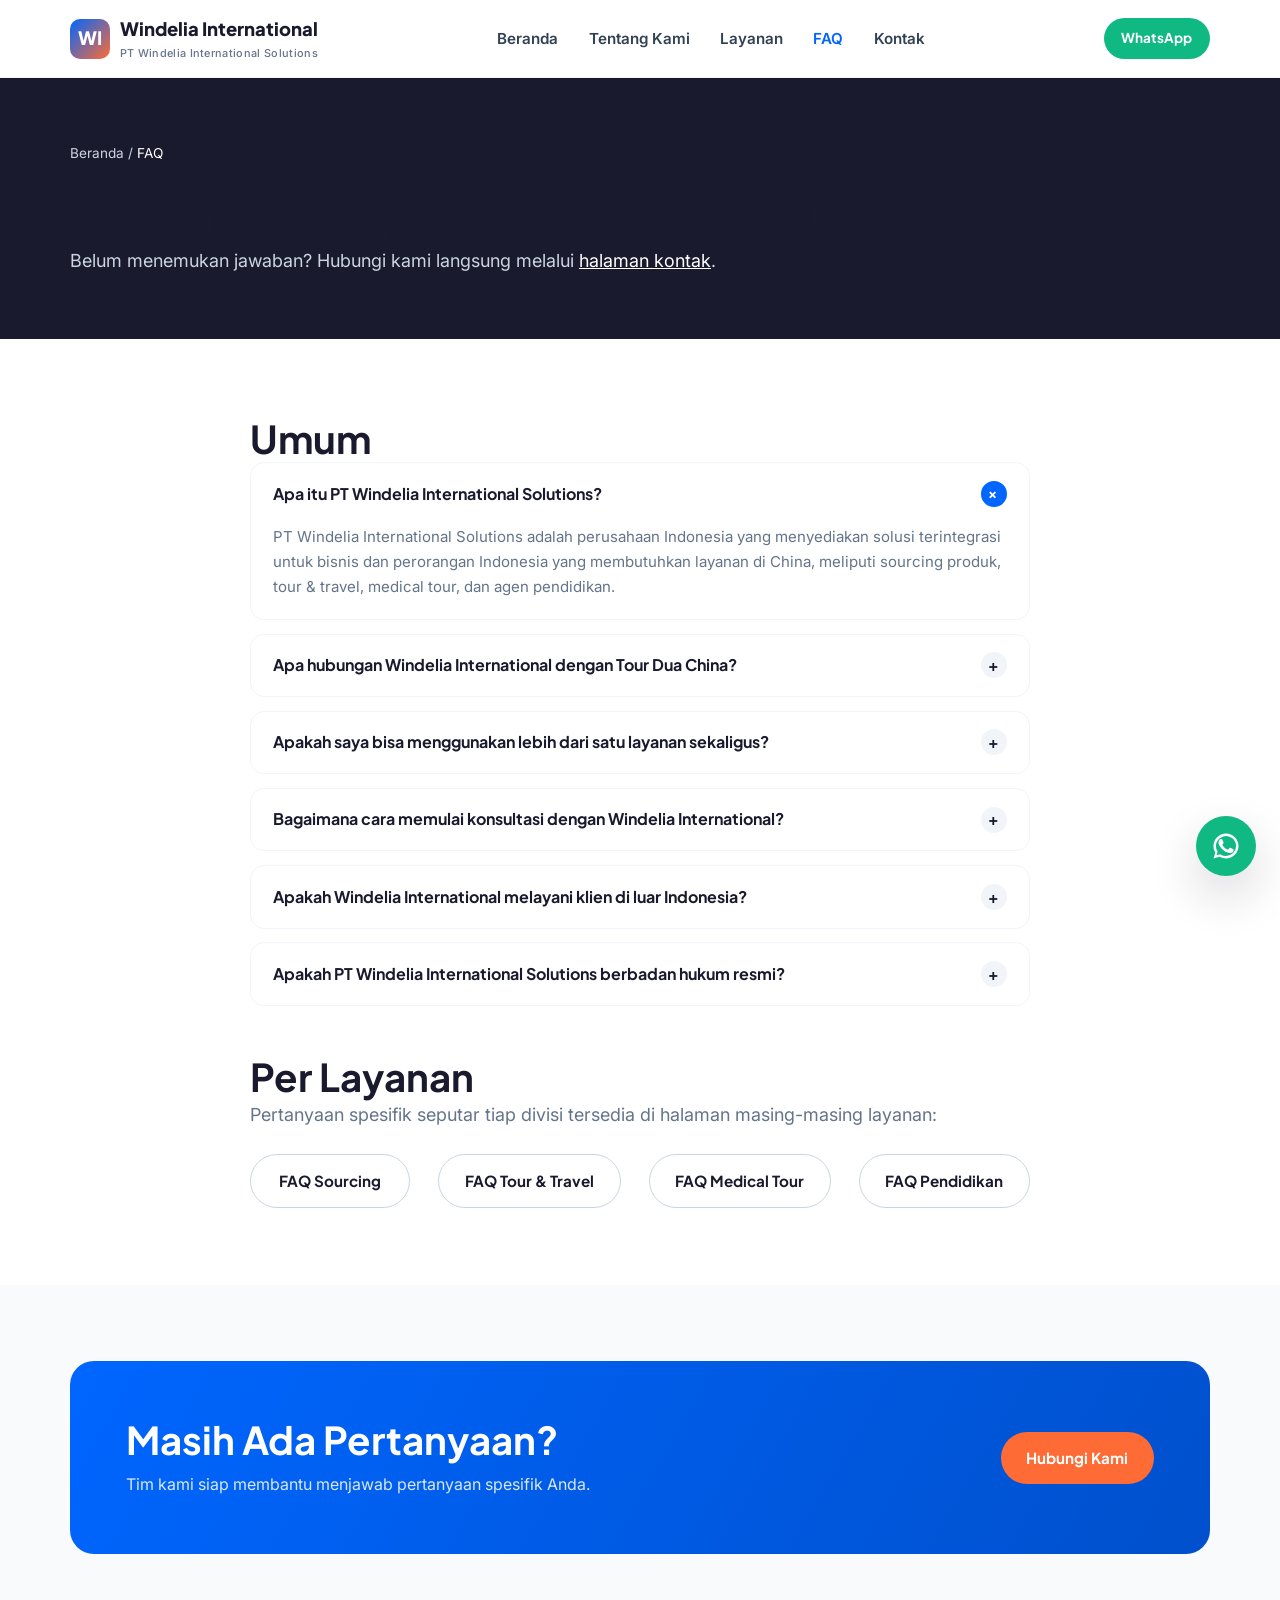
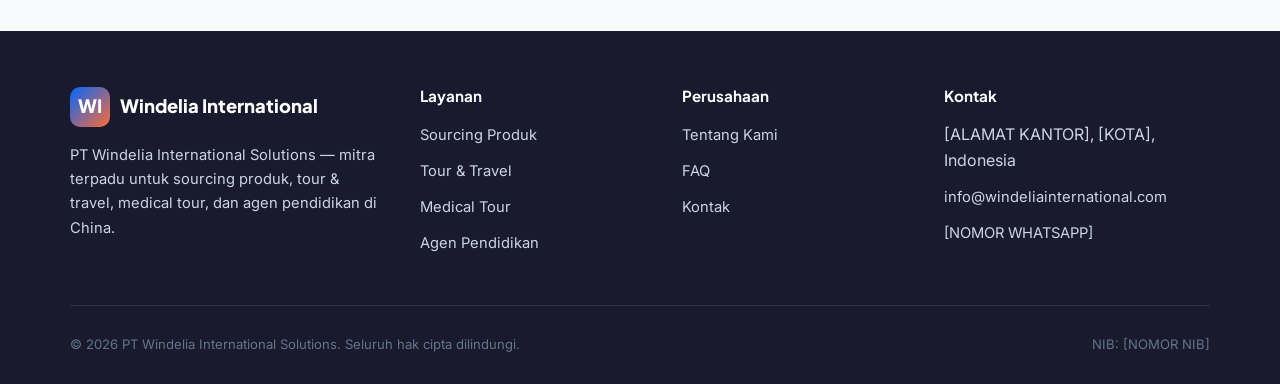
<file: faq.html>
<!DOCTYPE html>
<html lang="id">
<head>
    <meta charset="UTF-8">
    <meta name="viewport" content="width=device-width, initial-scale=1.0">
    <title>FAQ — Pertanyaan Umum Seputar Windelia International</title>
    <meta name="description" content="Jawaban atas pertanyaan umum seputar layanan PT Windelia International Solutions: sourcing produk, tour & travel, medical tour, dan agen pendidikan ke China.">
    <link rel="canonical" href="https://windeliainternational.com/faq.html">

    <meta property="og:type" content="website">
    <meta property="og:site_name" content="Windelia International">
    <meta property="og:title" content="FAQ — Windelia International">
    <meta property="og:description" content="Pertanyaan umum seputar layanan Windelia International.">
    <meta property="og:url" content="https://windeliainternational.com/faq.html">

    <link rel="icon" type="image/png" sizes="32x32" href="images/favicon-32.png">
    <link rel="apple-touch-icon" href="images/apple-touch-icon.png">

    <link rel="preconnect" href="https://fonts.googleapis.com">
    <link rel="preconnect" href="https://fonts.gstatic.com" crossorigin>
    <link href="https://fonts.googleapis.com/css2?family=Plus+Jakarta+Sans:wght@600;700;800&amp;family=Inter:wght@400;500;600;700&amp;display=swap" rel="stylesheet">

    <link rel="stylesheet" href="css/style.css">
    <link rel="stylesheet" href="css/components.css">
    <link rel="stylesheet" href="css/responsive.css">

    <script type="application/ld+json">
    {
      "@context": "https://schema.org",
      "@type": "FAQPage",
      "mainEntity": [
        {
          "@type": "Question",
          "name": "Apa itu PT Windelia International Solutions?",
          "acceptedAnswer": { "@type": "Answer", "text": "PT Windelia International Solutions adalah perusahaan Indonesia yang menyediakan solusi terintegrasi untuk bisnis dan perorangan Indonesia yang membutuhkan layanan di China, meliputi sourcing produk, tour & travel, medical tour, dan agen pendidikan." }
        },
        {
          "@type": "Question",
          "name": "Apa hubungan Windelia International dengan Tour Dua China?",
          "acceptedAnswer": { "@type": "Answer", "text": "Tour Dua China adalah divisi tour & travel di bawah Windelia International, yang secara khusus melayani perjalanan wisata ke China." }
        },
        {
          "@type": "Question",
          "name": "Apakah saya bisa menggunakan lebih dari satu layanan sekaligus?",
          "acceptedAnswer": { "@type": "Answer", "text": "Ya, klien dapat menggunakan beberapa layanan sekaligus, misalnya sourcing produk sekaligus konsultasi medical tour, karena seluruh divisi berada di bawah satu perusahaan yang sama." }
        },
        {
          "@type": "Question",
          "name": "Bagaimana cara memulai konsultasi dengan Windelia International?",
          "acceptedAnswer": { "@type": "Answer", "text": "Anda dapat menghubungi kami melalui WhatsApp atau mengisi form di halaman kontak. Tim kami akan merespons dan mengarahkan Anda ke divisi yang sesuai." }
        },
        {
          "@type": "Question",
          "name": "Apakah Windelia International melayani klien di luar Indonesia?",
          "acceptedAnswer": { "@type": "Answer", "text": "Fokus utama kami adalah melayani klien asal Indonesia yang membutuhkan layanan di China, namun kami juga terbuka untuk kebutuhan lain yang relevan dengan area layanan kami." }
        },
        {
          "@type": "Question",
          "name": "Apakah PT Windelia International Solutions berbadan hukum resmi?",
          "acceptedAnswer": { "@type": "Answer", "text": "Ya, PT Windelia International Solutions terdaftar resmi sebagai perusahaan di Indonesia dengan Nomor Induk Berusaha (NIB) yang tercantum pada halaman Tentang Kami." }
        }
      ]
    }
    </script>
</head>
<body>
    <a class="skip-link" href="#main">Lewati ke konten utama</a>

    <header class="site-header">
        <div class="container nav">
            <a href="index.html" class="nav__logo">
                <span class="nav__logo-mark" aria-hidden="true">WI</span>
                <span class="nav__logo-text">
                    Windelia International
                    <small>PT Windelia International Solutions</small>
                </span>
            </a>
            <nav class="nav__menu" data-open="false" aria-label="Navigasi utama">
                <a href="index.html">Beranda</a>
                <a href="about.html">Tentang Kami</a>
                <a href="services.html">Layanan</a>
                <a href="faq.html" aria-current="page">FAQ</a>
                <a href="contact.html">Kontak</a>
            </nav>
            <div class="nav__cta">
                <a class="btn btn--whatsapp btn--sm" href="https://wa.me/62xxxxxxxxxxx" target="_blank" rel="noopener"><span>WhatsApp</span></a>
                <button class="nav__toggle" aria-label="Buka menu navigasi" aria-expanded="false"><span></span><span></span><span></span></button>
            </div>
        </div>
    </header>

    <main id="main">
        <section class="page-header">
            <div class="container">
                <p class="breadcrumbs"><a href="index.html">Beranda</a> / <span aria-current="page">FAQ</span></p>
                <h1>Pertanyaan yang Sering Diajukan</h1>
                <p class="lead">Belum menemukan jawaban? Hubungi kami langsung melalui <a href="contact.html" style="color:#fff; text-decoration:underline;">halaman kontak</a>.</p>
            </div>
        </section>

        <section class="section">
            <div class="container" style="max-width:820px;">
                <h2>Umum</h2>
                <div class="accordion">
                    <div class="accordion-item" data-open="true">
                        <button class="accordion-trigger" aria-expanded="true">
                            Apa itu PT Windelia International Solutions?
                            <span class="accordion-trigger__icon" aria-hidden="true">+</span>
                        </button>
                        <div class="accordion-panel"><div class="accordion-panel__inner">PT Windelia International Solutions adalah perusahaan Indonesia yang menyediakan solusi terintegrasi untuk bisnis dan perorangan Indonesia yang membutuhkan layanan di China, meliputi sourcing produk, tour &amp; travel, medical tour, dan agen pendidikan.</div></div>
                    </div>
                    <div class="accordion-item" data-open="false">
                        <button class="accordion-trigger" aria-expanded="false">
                            Apa hubungan Windelia International dengan Tour Dua China?
                            <span class="accordion-trigger__icon" aria-hidden="true">+</span>
                        </button>
                        <div class="accordion-panel"><div class="accordion-panel__inner">Tour Dua China adalah divisi tour &amp; travel di bawah Windelia International, yang secara khusus melayani perjalanan wisata ke China. Lihat detailnya di <a href="services/tour-travel.html">halaman Tour &amp; Travel</a>.</div></div>
                    </div>
                    <div class="accordion-item" data-open="false">
                        <button class="accordion-trigger" aria-expanded="false">
                            Apakah saya bisa menggunakan lebih dari satu layanan sekaligus?
                            <span class="accordion-trigger__icon" aria-hidden="true">+</span>
                        </button>
                        <div class="accordion-panel"><div class="accordion-panel__inner">Ya, klien dapat menggunakan beberapa layanan sekaligus, misalnya sourcing produk sekaligus konsultasi medical tour, karena seluruh divisi berada di bawah satu perusahaan yang sama.</div></div>
                    </div>
                    <div class="accordion-item" data-open="false">
                        <button class="accordion-trigger" aria-expanded="false">
                            Bagaimana cara memulai konsultasi dengan Windelia International?
                            <span class="accordion-trigger__icon" aria-hidden="true">+</span>
                        </button>
                        <div class="accordion-panel"><div class="accordion-panel__inner">Anda dapat menghubungi kami melalui WhatsApp atau mengisi form di halaman kontak. Tim kami akan merespons dan mengarahkan Anda ke divisi yang sesuai.</div></div>
                    </div>
                    <div class="accordion-item" data-open="false">
                        <button class="accordion-trigger" aria-expanded="false">
                            Apakah Windelia International melayani klien di luar Indonesia?
                            <span class="accordion-trigger__icon" aria-hidden="true">+</span>
                        </button>
                        <div class="accordion-panel"><div class="accordion-panel__inner">Fokus utama kami adalah melayani klien asal Indonesia yang membutuhkan layanan di China, namun kami juga terbuka untuk kebutuhan lain yang relevan dengan area layanan kami.</div></div>
                    </div>
                    <div class="accordion-item" data-open="false">
                        <button class="accordion-trigger" aria-expanded="false">
                            Apakah PT Windelia International Solutions berbadan hukum resmi?
                            <span class="accordion-trigger__icon" aria-hidden="true">+</span>
                        </button>
                        <div class="accordion-panel"><div class="accordion-panel__inner">Ya, PT Windelia International Solutions terdaftar resmi sebagai perusahaan di Indonesia dengan Nomor Induk Berusaha (NIB) yang tercantum pada halaman <a href="about.html">Tentang Kami</a>.</div></div>
                    </div>
                </div>

                <h2 style="margin-top:3rem;">Per Layanan</h2>
                <p class="lead" style="margin-bottom:1.5rem;">Pertanyaan spesifik seputar tiap divisi tersedia di halaman masing-masing layanan:</p>
                <div class="grid grid--4">
                    <a class="btn btn--outline" href="services/sourcing-product.html">FAQ Sourcing</a>
                    <a class="btn btn--outline" href="services/tour-travel.html">FAQ Tour &amp; Travel</a>
                    <a class="btn btn--outline" href="services/medical-tour.html">FAQ Medical Tour</a>
                    <a class="btn btn--outline" href="services/education-agency.html">FAQ Pendidikan</a>
                </div>
            </div>
        </section>

        <section class="section section--alt">
            <div class="container">
                <div class="cta-band">
                    <div>
                        <h2>Masih Ada Pertanyaan?</h2>
                        <p>Tim kami siap membantu menjawab pertanyaan spesifik Anda.</p>
                    </div>
                    <div class="cta-band__actions">
                        <a class="btn btn--accent" href="contact.html">Hubungi Kami</a>
                    </div>
                </div>
            </div>
        </section>
    </main>

    <footer class="site-footer">
        <div class="container">
            <div class="footer__grid">
                <div class="footer__brand">
                    <a href="index.html" class="nav__logo" style="color:#fff; margin-bottom:1rem; display:inline-flex;">
                        <span class="nav__logo-mark" aria-hidden="true">WI</span>
                        <span class="nav__logo-text">Windelia International</span>
                    </a>
                    <p>PT Windelia International Solutions — mitra terpadu untuk sourcing produk, tour &amp; travel, medical tour, dan agen pendidikan di China.</p>
                </div>
                <div>
                    <h4>Layanan</h4>
                    <ul class="footer__links">
                        <li><a href="services/sourcing-product.html">Sourcing Produk</a></li>
                        <li><a href="services/tour-travel.html">Tour &amp; Travel</a></li>
                        <li><a href="services/medical-tour.html">Medical Tour</a></li>
                        <li><a href="services/education-agency.html">Agen Pendidikan</a></li>
                    </ul>
                </div>
                <div>
                    <h4>Perusahaan</h4>
                    <ul class="footer__links">
                        <li><a href="about.html">Tentang Kami</a></li>
                        <li><a href="faq.html">FAQ</a></li>
                        <li><a href="contact.html">Kontak</a></li>
                    </ul>
                </div>
                <div>
                    <h4>Kontak</h4>
                    <ul class="footer__links">
                        <li>[ALAMAT KANTOR], [KOTA], Indonesia</li>
                        <li><a href="mailto:info@windeliainternational.com">info@windeliainternational.com</a></li>
                        <li><a href="https://wa.me/62xxxxxxxxxxx" target="_blank" rel="noopener">[NOMOR WHATSAPP]</a></li>
                    </ul>
                </div>
            </div>
            <div class="footer__bottom">
                <span>© <span data-current-year>2026</span> PT Windelia International Solutions. Seluruh hak cipta dilindungi.</span>
                <span>NIB: [NOMOR NIB]</span>
            </div>
        </div>
    </footer>

    <a class="whatsapp-float" href="https://wa.me/62xxxxxxxxxxx" target="_blank" rel="noopener" aria-label="Chat via WhatsApp">
        <svg width="30" height="30" viewBox="0 0 24 24" fill="#fff" aria-hidden="true"><path d="M17.472 14.382c-.297-.149-1.758-.867-2.03-.967-.273-.099-.471-.148-.67.15-.197.297-.767.966-.94 1.164-.173.199-.347.223-.644.075-.297-.15-1.255-.463-2.39-1.475-.883-.788-1.48-1.761-1.653-2.059-.173-.297-.018-.458.13-.606.134-.133.298-.347.446-.52.149-.174.198-.298.298-.497.099-.198.05-.371-.025-.52-.075-.149-.669-1.612-.916-2.207-.242-.579-.487-.5-.669-.51-.173-.008-.371-.01-.57-.01-.198 0-.52.074-.792.372-.272.297-1.04 1.016-1.04 2.479 0 1.462 1.065 2.875 1.213 3.074.149.198 2.096 3.2 5.077 4.487.709.306 1.262.489 1.694.625.712.227 1.36.195 1.871.118.571-.085 1.758-.719 2.006-1.413.248-.694.248-1.289.173-1.413-.074-.124-.272-.198-.57-.347z"/><path d="M12.001 2C6.478 2 2 6.477 2 12c0 1.86.505 3.663 1.462 5.247L2 22l4.86-1.435A9.955 9.955 0 0 0 12.001 22C17.523 22 22 17.523 22 12S17.523 2 12.001 2zm0 18.062a8.03 8.03 0 0 1-4.352-1.271l-.312-.186-2.884.852.86-2.87-.202-.312A8.06 8.06 0 1 1 20.062 12a8.07 8.07 0 0 1-8.061 8.062z"/></svg>
    </a>

    <script src="js/main.js" defer></script>
</body>
</html>
</file>
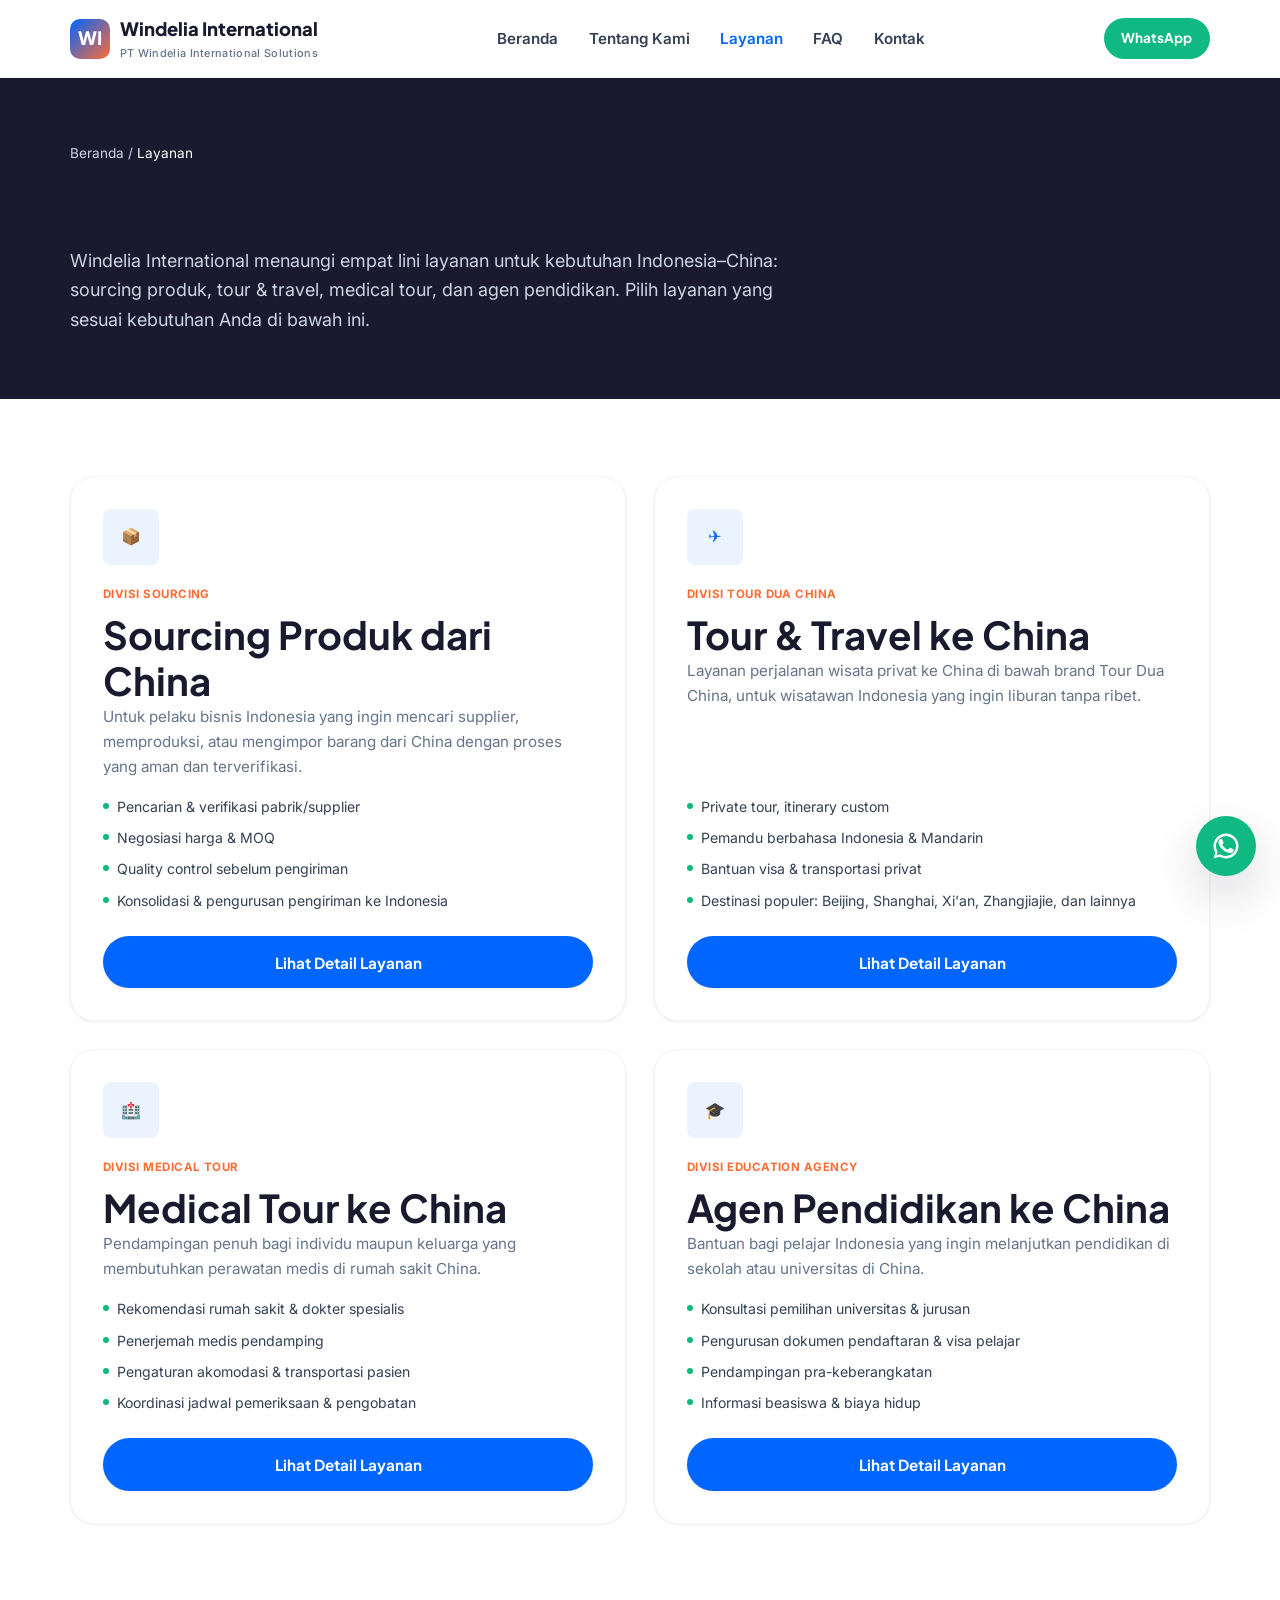
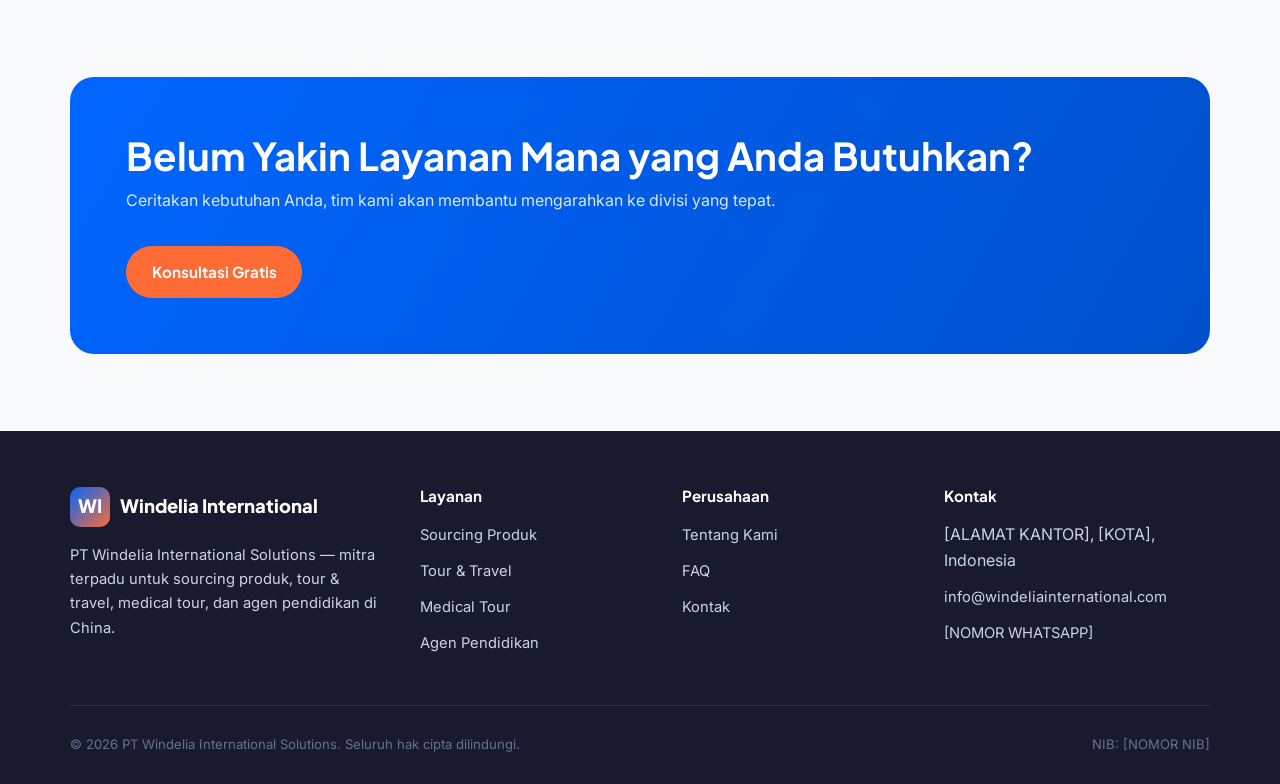
<file: services.html>
<!DOCTYPE html>
<html lang="id">
<head>
    <meta charset="UTF-8">
    <meta name="viewport" content="width=device-width, initial-scale=1.0">
    <title>Layanan Kami — Sourcing, Tour &amp; Travel, Medical Tour, Education Agency | Windelia International</title>
    <meta name="description" content="Empat lini layanan Windelia International untuk kebutuhan Indonesia–China: sourcing produk, tour & travel (Tour Dua China), medical tour, dan agen pendidikan.">
    <link rel="canonical" href="https://windeliainternational.com/services.html">

    <meta property="og:type" content="website">
    <meta property="og:site_name" content="Windelia International">
    <meta property="og:title" content="Layanan Kami — Windelia International">
    <meta property="og:description" content="Sourcing produk, tour & travel, medical tour, dan agen pendidikan ke China.">
    <meta property="og:url" content="https://windeliainternational.com/services.html">

    <link rel="icon" type="image/png" sizes="32x32" href="images/favicon-32.png">
    <link rel="apple-touch-icon" href="images/apple-touch-icon.png">

    <link rel="preconnect" href="https://fonts.googleapis.com">
    <link rel="preconnect" href="https://fonts.gstatic.com" crossorigin>
    <link href="https://fonts.googleapis.com/css2?family=Plus+Jakarta+Sans:wght@600;700;800&amp;family=Inter:wght@400;500;600;700&amp;display=swap" rel="stylesheet">

    <link rel="stylesheet" href="css/style.css">
    <link rel="stylesheet" href="css/components.css">
    <link rel="stylesheet" href="css/responsive.css">

    <script type="application/ld+json">
    {
      "@context": "https://schema.org",
      "@type": "ItemList",
      "name": "Layanan Windelia International",
      "itemListElement": [
        { "@type": "ListItem", "position": 1, "name": "Sourcing Produk", "url": "https://windeliainternational.com/services/sourcing-product.html" },
        { "@type": "ListItem", "position": 2, "name": "Tour & Travel (Tour Dua China)", "url": "https://windeliainternational.com/services/tour-travel.html" },
        { "@type": "ListItem", "position": 3, "name": "Medical Tour", "url": "https://windeliainternational.com/services/medical-tour.html" },
        { "@type": "ListItem", "position": 4, "name": "Education Agency", "url": "https://windeliainternational.com/services/education-agency.html" }
      ]
    }
    </script>
</head>
<body>
    <a class="skip-link" href="#main">Lewati ke konten utama</a>

    <header class="site-header">
        <div class="container nav">
            <a href="index.html" class="nav__logo">
                <span class="nav__logo-mark" aria-hidden="true">WI</span>
                <span class="nav__logo-text">
                    Windelia International
                    <small>PT Windelia International Solutions</small>
                </span>
            </a>
            <nav class="nav__menu" data-open="false" aria-label="Navigasi utama">
                <a href="index.html">Beranda</a>
                <a href="about.html">Tentang Kami</a>
                <a href="services.html" aria-current="page">Layanan</a>
                <a href="faq.html">FAQ</a>
                <a href="contact.html">Kontak</a>
            </nav>
            <div class="nav__cta">
                <a class="btn btn--whatsapp btn--sm" href="https://wa.me/62xxxxxxxxxxx" target="_blank" rel="noopener"><span>WhatsApp</span></a>
                <button class="nav__toggle" aria-label="Buka menu navigasi" aria-expanded="false"><span></span><span></span><span></span></button>
            </div>
        </div>
    </header>

    <main id="main">
        <section class="page-header">
            <div class="container">
                <p class="breadcrumbs"><a href="index.html">Beranda</a> / <span aria-current="page">Layanan</span></p>
                <h1>Layanan Windelia International</h1>
                <p class="lead">Windelia International menaungi empat lini layanan untuk kebutuhan Indonesia–China: sourcing produk, tour &amp; travel, medical tour, dan agen pendidikan. Pilih layanan yang sesuai kebutuhan Anda di bawah ini.</p>
            </div>
        </section>

        <section class="section">
            <div class="container">
                <div class="grid grid--2">
                    <article class="division-card">
                        <div class="division-card__icon" aria-hidden="true">📦</div>
                        <span class="division-card__badge">Divisi Sourcing</span>
                        <h2>Sourcing Produk dari China</h2>
                        <p>Untuk pelaku bisnis Indonesia yang ingin mencari supplier, memproduksi, atau mengimpor barang dari China dengan proses yang aman dan terverifikasi.</p>
                        <ul class="division-card__list">
                            <li>Pencarian &amp; verifikasi pabrik/supplier</li>
                            <li>Negosiasi harga &amp; MOQ</li>
                            <li>Quality control sebelum pengiriman</li>
                            <li>Konsolidasi &amp; pengurusan pengiriman ke Indonesia</li>
                        </ul>
                        <a class="btn btn--primary" href="services/sourcing-product.html">Lihat Detail Layanan</a>
                    </article>

                    <article class="division-card">
                        <div class="division-card__icon" aria-hidden="true">✈️</div>
                        <span class="division-card__badge">Divisi Tour Dua China</span>
                        <h2>Tour &amp; Travel ke China</h2>
                        <p>Layanan perjalanan wisata privat ke China di bawah brand Tour Dua China, untuk wisatawan Indonesia yang ingin liburan tanpa ribet.</p>
                        <ul class="division-card__list">
                            <li>Private tour, itinerary custom</li>
                            <li>Pemandu berbahasa Indonesia &amp; Mandarin</li>
                            <li>Bantuan visa &amp; transportasi privat</li>
                            <li>Destinasi populer: Beijing, Shanghai, Xi'an, Zhangjiajie, dan lainnya</li>
                        </ul>
                        <a class="btn btn--primary" href="services/tour-travel.html">Lihat Detail Layanan</a>
                    </article>

                    <article class="division-card">
                        <div class="division-card__icon" aria-hidden="true">🏥</div>
                        <span class="division-card__badge">Divisi Medical Tour</span>
                        <h2>Medical Tour ke China</h2>
                        <p>Pendampingan penuh bagi individu maupun keluarga yang membutuhkan perawatan medis di rumah sakit China.</p>
                        <ul class="division-card__list">
                            <li>Rekomendasi rumah sakit &amp; dokter spesialis</li>
                            <li>Penerjemah medis pendamping</li>
                            <li>Pengaturan akomodasi &amp; transportasi pasien</li>
                            <li>Koordinasi jadwal pemeriksaan &amp; pengobatan</li>
                        </ul>
                        <a class="btn btn--primary" href="services/medical-tour.html">Lihat Detail Layanan</a>
                    </article>

                    <article class="division-card">
                        <div class="division-card__icon" aria-hidden="true">🎓</div>
                        <span class="division-card__badge">Divisi Education Agency</span>
                        <h2>Agen Pendidikan ke China</h2>
                        <p>Bantuan bagi pelajar Indonesia yang ingin melanjutkan pendidikan di sekolah atau universitas di China.</p>
                        <ul class="division-card__list">
                            <li>Konsultasi pemilihan universitas &amp; jurusan</li>
                            <li>Pengurusan dokumen pendaftaran &amp; visa pelajar</li>
                            <li>Pendampingan pra-keberangkatan</li>
                            <li>Informasi beasiswa &amp; biaya hidup</li>
                        </ul>
                        <a class="btn btn--primary" href="services/education-agency.html">Lihat Detail Layanan</a>
                    </article>
                </div>
            </div>
        </section>

        <section class="section section--alt">
            <div class="container">
                <div class="cta-band">
                    <div>
                        <h2>Belum Yakin Layanan Mana yang Anda Butuhkan?</h2>
                        <p>Ceritakan kebutuhan Anda, tim kami akan membantu mengarahkan ke divisi yang tepat.</p>
                    </div>
                    <div class="cta-band__actions">
                        <a class="btn btn--accent" href="contact.html">Konsultasi Gratis</a>
                    </div>
                </div>
            </div>
        </section>
    </main>

    <footer class="site-footer">
        <div class="container">
            <div class="footer__grid">
                <div class="footer__brand">
                    <a href="index.html" class="nav__logo" style="color:#fff; margin-bottom:1rem; display:inline-flex;">
                        <span class="nav__logo-mark" aria-hidden="true">WI</span>
                        <span class="nav__logo-text">Windelia International</span>
                    </a>
                    <p>PT Windelia International Solutions — mitra terpadu untuk sourcing produk, tour &amp; travel, medical tour, dan agen pendidikan di China.</p>
                </div>
                <div>
                    <h4>Layanan</h4>
                    <ul class="footer__links">
                        <li><a href="services/sourcing-product.html">Sourcing Produk</a></li>
                        <li><a href="services/tour-travel.html">Tour &amp; Travel</a></li>
                        <li><a href="services/medical-tour.html">Medical Tour</a></li>
                        <li><a href="services/education-agency.html">Agen Pendidikan</a></li>
                    </ul>
                </div>
                <div>
                    <h4>Perusahaan</h4>
                    <ul class="footer__links">
                        <li><a href="about.html">Tentang Kami</a></li>
                        <li><a href="faq.html">FAQ</a></li>
                        <li><a href="contact.html">Kontak</a></li>
                    </ul>
                </div>
                <div>
                    <h4>Kontak</h4>
                    <ul class="footer__links">
                        <li>[ALAMAT KANTOR], [KOTA], Indonesia</li>
                        <li><a href="mailto:info@windeliainternational.com">info@windeliainternational.com</a></li>
                        <li><a href="https://wa.me/62xxxxxxxxxxx" target="_blank" rel="noopener">[NOMOR WHATSAPP]</a></li>
                    </ul>
                </div>
            </div>
            <div class="footer__bottom">
                <span>© <span data-current-year>2026</span> PT Windelia International Solutions. Seluruh hak cipta dilindungi.</span>
                <span>NIB: [NOMOR NIB]</span>
            </div>
        </div>
    </footer>

    <a class="whatsapp-float" href="https://wa.me/62xxxxxxxxxxx" target="_blank" rel="noopener" aria-label="Chat via WhatsApp">
        <svg width="30" height="30" viewBox="0 0 24 24" fill="#fff" aria-hidden="true"><path d="M17.472 14.382c-.297-.149-1.758-.867-2.03-.967-.273-.099-.471-.148-.67.15-.197.297-.767.966-.94 1.164-.173.199-.347.223-.644.075-.297-.15-1.255-.463-2.39-1.475-.883-.788-1.48-1.761-1.653-2.059-.173-.297-.018-.458.13-.606.134-.133.298-.347.446-.52.149-.174.198-.298.298-.497.099-.198.05-.371-.025-.52-.075-.149-.669-1.612-.916-2.207-.242-.579-.487-.5-.669-.51-.173-.008-.371-.01-.57-.01-.198 0-.52.074-.792.372-.272.297-1.04 1.016-1.04 2.479 0 1.462 1.065 2.875 1.213 3.074.149.198 2.096 3.2 5.077 4.487.709.306 1.262.489 1.694.625.712.227 1.36.195 1.871.118.571-.085 1.758-.719 2.006-1.413.248-.694.248-1.289.173-1.413-.074-.124-.272-.198-.57-.347z"/><path d="M12.001 2C6.478 2 2 6.477 2 12c0 1.86.505 3.663 1.462 5.247L2 22l4.86-1.435A9.955 9.955 0 0 0 12.001 22C17.523 22 22 17.523 22 12S17.523 2 12.001 2zm0 18.062a8.03 8.03 0 0 1-4.352-1.271l-.312-.186-2.884.852.86-2.87-.202-.312A8.06 8.06 0 1 1 20.062 12a8.07 8.07 0 0 1-8.061 8.062z"/></svg>
    </a>

    <script src="js/main.js" defer></script>
</body>
</html>
</file>
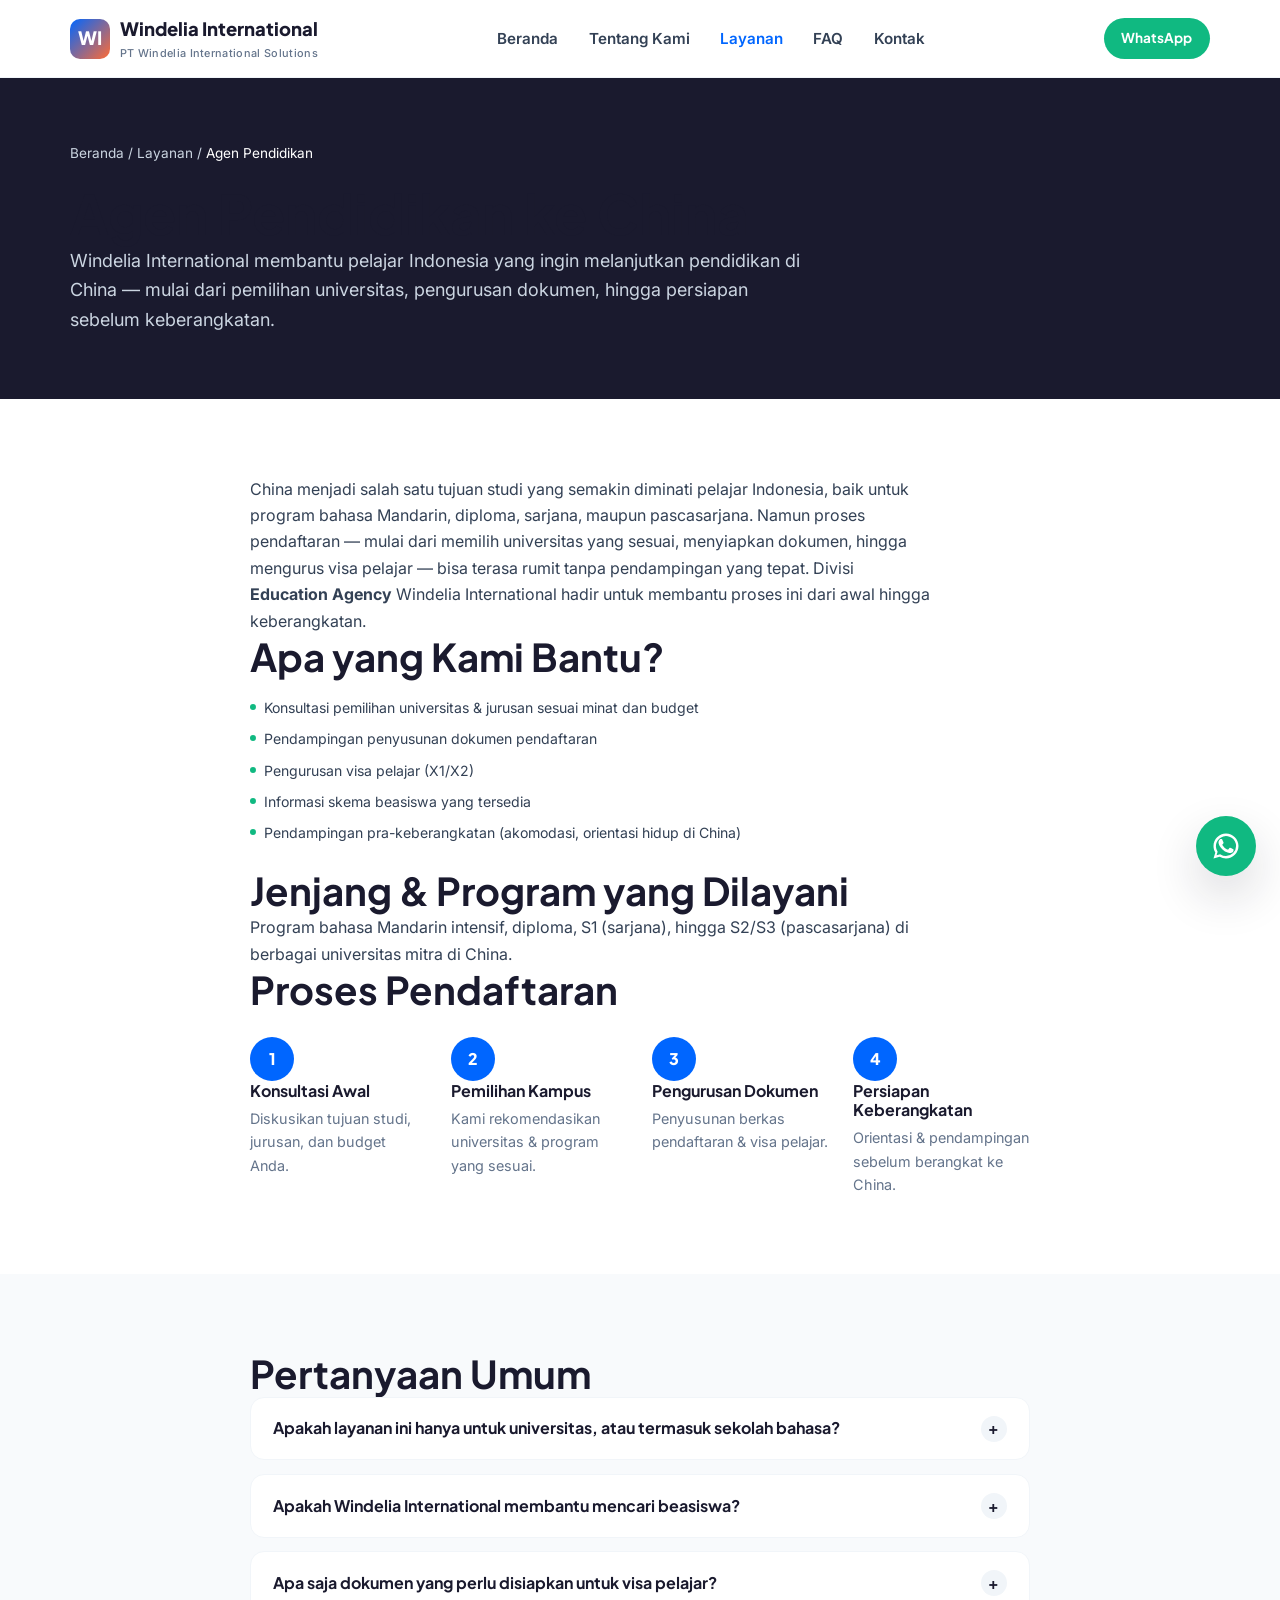
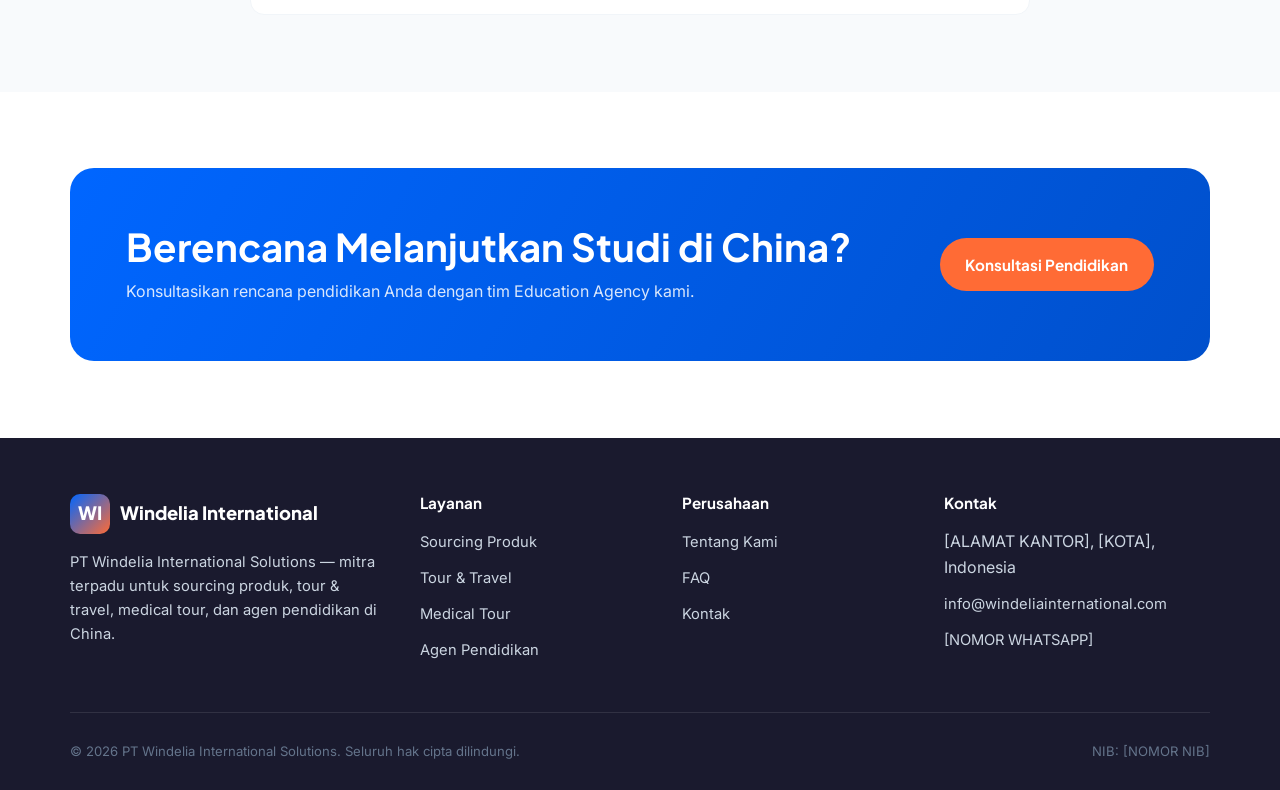
<file: services/education-agency.html>
<!DOCTYPE html>
<html lang="id">
<head>
    <meta charset="UTF-8">
    <meta name="viewport" content="width=device-width, initial-scale=1.0">
    <title>Agen Pendidikan ke China — Windelia International</title>
    <meta name="description" content="Layanan agen pendidikan Windelia International membantu pelajar Indonesia mendaftar sekolah dan universitas di China, dari pemilihan kampus hingga visa pelajar.">
    <link rel="canonical" href="https://windeliainternational.com/services/education-agency.html">

    <meta property="og:type" content="website">
    <meta property="og:site_name" content="Windelia International">
    <meta property="og:title" content="Agen Pendidikan ke China — Windelia International">
    <meta property="og:description" content="Bantuan pendaftaran sekolah & universitas di China untuk pelajar Indonesia.">
    <meta property="og:url" content="https://windeliainternational.com/services/education-agency.html">

    <link rel="icon" type="image/png" sizes="32x32" href="../images/favicon-32.png">
    <link rel="apple-touch-icon" href="../images/apple-touch-icon.png">

    <link rel="preconnect" href="https://fonts.googleapis.com">
    <link rel="preconnect" href="https://fonts.gstatic.com" crossorigin>
    <link href="https://fonts.googleapis.com/css2?family=Plus+Jakarta+Sans:wght@600;700;800&amp;family=Inter:wght@400;500;600;700&amp;display=swap" rel="stylesheet">

    <link rel="stylesheet" href="../css/style.css">
    <link rel="stylesheet" href="../css/components.css">
    <link rel="stylesheet" href="../css/responsive.css">

    <script type="application/ld+json">
    {
      "@context": "https://schema.org",
      "@type": "Service",
      "serviceType": "Education Agent",
      "name": "Agen Pendidikan ke China",
      "description": "Layanan bantuan pendaftaran sekolah dan universitas di China untuk pelajar Indonesia, termasuk pengurusan dokumen dan visa pelajar.",
      "provider": { "@type": "Organization", "name": "PT Windelia International Solutions", "url": "https://windeliainternational.com/" },
      "areaServed": ["ID", "CN"],
      "url": "https://windeliainternational.com/services/education-agency.html"
    }
    </script>
    <script type="application/ld+json">
    {
      "@context": "https://schema.org",
      "@type": "FAQPage",
      "mainEntity": [
        {
          "@type": "Question",
          "name": "Apakah layanan ini hanya untuk universitas, atau termasuk sekolah bahasa?",
          "acceptedAnswer": { "@type": "Answer", "text": "Kami membantu pendaftaran untuk berbagai jenjang, termasuk program bahasa Mandarin, diploma, sarjana, hingga pascasarjana, sesuai kebutuhan dan tujuan studi Anda." }
        },
        {
          "@type": "Question",
          "name": "Apakah Windelia International membantu mencari beasiswa?",
          "acceptedAnswer": { "@type": "Answer", "text": "Kami memberikan informasi mengenai skema beasiswa yang tersedia di universitas tujuan dan membantu proses pengajuannya sesuai persyaratan masing-masing kampus." }
        },
        {
          "@type": "Question",
          "name": "Apa saja dokumen yang perlu disiapkan untuk visa pelajar?",
          "acceptedAnswer": { "@type": "Answer", "text": "Dokumen umumnya meliputi surat penerimaan (offer letter), paspor, hasil pemeriksaan kesehatan, dan dokumen pendukung lain. Tim kami akan memandu Anda menyiapkan seluruh dokumen sesuai persyaratan terbaru." }
        }
      ]
    }
    </script>
</head>
<body>
    <a class="skip-link" href="#main">Lewati ke konten utama</a>

    <header class="site-header">
        <div class="container nav">
            <a href="../index.html" class="nav__logo">
                <span class="nav__logo-mark" aria-hidden="true">WI</span>
                <span class="nav__logo-text">
                    Windelia International
                    <small>PT Windelia International Solutions</small>
                </span>
            </a>
            <nav class="nav__menu" data-open="false" aria-label="Navigasi utama">
                <a href="../index.html">Beranda</a>
                <a href="../about.html">Tentang Kami</a>
                <a href="../services.html" aria-current="page">Layanan</a>
                <a href="../faq.html">FAQ</a>
                <a href="../contact.html">Kontak</a>
            </nav>
            <div class="nav__cta">
                <a class="btn btn--whatsapp btn--sm" href="https://wa.me/62xxxxxxxxxxx" target="_blank" rel="noopener"><span>WhatsApp</span></a>
                <button class="nav__toggle" aria-label="Buka menu navigasi" aria-expanded="false"><span></span><span></span><span></span></button>
            </div>
        </div>
    </header>

    <main id="main">
        <section class="page-header">
            <div class="container">
                <p class="breadcrumbs"><a href="../index.html">Beranda</a> / <a href="../services.html">Layanan</a> / <span aria-current="page">Agen Pendidikan</span></p>
                <h1>Agen Pendidikan ke China</h1>
                <p class="lead">Windelia International membantu pelajar Indonesia yang ingin melanjutkan pendidikan di China — mulai dari pemilihan universitas, pengurusan dokumen, hingga persiapan sebelum keberangkatan.</p>
            </div>
        </section>

        <section class="section">
            <div class="container" style="max-width:820px;">
                <p>
                    China menjadi salah satu tujuan studi yang semakin diminati pelajar Indonesia, baik untuk program
                    bahasa Mandarin, diploma, sarjana, maupun pascasarjana. Namun proses pendaftaran — mulai dari
                    memilih universitas yang sesuai, menyiapkan dokumen, hingga mengurus visa pelajar — bisa terasa
                    rumit tanpa pendampingan yang tepat. Divisi <strong>Education Agency</strong> Windelia
                    International hadir untuk membantu proses ini dari awal hingga keberangkatan.
                </p>

                <h2>Apa yang Kami Bantu?</h2>
                <ul class="division-card__list" style="max-width:640px;">
                    <li>Konsultasi pemilihan universitas &amp; jurusan sesuai minat dan budget</li>
                    <li>Pendampingan penyusunan dokumen pendaftaran</li>
                    <li>Pengurusan visa pelajar (X1/X2)</li>
                    <li>Informasi skema beasiswa yang tersedia</li>
                    <li>Pendampingan pra-keberangkatan (akomodasi, orientasi hidup di China)</li>
                </ul>

                <h2>Jenjang &amp; Program yang Dilayani</h2>
                <p>Program bahasa Mandarin intensif, diploma, S1 (sarjana), hingga S2/S3 (pascasarjana) di berbagai universitas mitra di China.</p>

                <h2>Proses Pendaftaran</h2>
                <div class="steps" style="grid-template-columns:repeat(4,1fr); margin-top:1.5rem;">
                    <div class="step"><h3>Konsultasi Awal</h3><p>Diskusikan tujuan studi, jurusan, dan budget Anda.</p></div>
                    <div class="step"><h3>Pemilihan Kampus</h3><p>Kami rekomendasikan universitas &amp; program yang sesuai.</p></div>
                    <div class="step"><h3>Pengurusan Dokumen</h3><p>Penyusunan berkas pendaftaran &amp; visa pelajar.</p></div>
                    <div class="step"><h3>Persiapan Keberangkatan</h3><p>Orientasi &amp; pendampingan sebelum berangkat ke China.</p></div>
                </div>
            </div>
        </section>

        <section class="section section--alt">
            <div class="container" style="max-width:820px;">
                <h2>Pertanyaan Umum</h2>
                <div class="accordion">
                    <div class="accordion-item" data-open="false">
                        <button class="accordion-trigger" aria-expanded="false">
                            Apakah layanan ini hanya untuk universitas, atau termasuk sekolah bahasa?
                            <span class="accordion-trigger__icon" aria-hidden="true">+</span>
                        </button>
                        <div class="accordion-panel"><div class="accordion-panel__inner">Kami membantu pendaftaran untuk berbagai jenjang, termasuk program bahasa Mandarin, diploma, sarjana, hingga pascasarjana, sesuai kebutuhan dan tujuan studi Anda.</div></div>
                    </div>
                    <div class="accordion-item" data-open="false">
                        <button class="accordion-trigger" aria-expanded="false">
                            Apakah Windelia International membantu mencari beasiswa?
                            <span class="accordion-trigger__icon" aria-hidden="true">+</span>
                        </button>
                        <div class="accordion-panel"><div class="accordion-panel__inner">Kami memberikan informasi mengenai skema beasiswa yang tersedia di universitas tujuan dan membantu proses pengajuannya sesuai persyaratan masing-masing kampus.</div></div>
                    </div>
                    <div class="accordion-item" data-open="false">
                        <button class="accordion-trigger" aria-expanded="false">
                            Apa saja dokumen yang perlu disiapkan untuk visa pelajar?
                            <span class="accordion-trigger__icon" aria-hidden="true">+</span>
                        </button>
                        <div class="accordion-panel"><div class="accordion-panel__inner">Dokumen umumnya meliputi surat penerimaan (offer letter), paspor, hasil pemeriksaan kesehatan, dan dokumen pendukung lain. Tim kami akan memandu Anda menyiapkan seluruh dokumen sesuai persyaratan terbaru.</div></div>
                    </div>
                </div>
            </div>
        </section>

        <section class="section">
            <div class="container">
                <div class="cta-band">
                    <div>
                        <h2>Berencana Melanjutkan Studi di China?</h2>
                        <p>Konsultasikan rencana pendidikan Anda dengan tim Education Agency kami.</p>
                    </div>
                    <div class="cta-band__actions">
                        <a class="btn btn--accent" href="../contact.html">Konsultasi Pendidikan</a>
                    </div>
                </div>
            </div>
        </section>
    </main>

    <footer class="site-footer">
        <div class="container">
            <div class="footer__grid">
                <div class="footer__brand">
                    <a href="../index.html" class="nav__logo" style="color:#fff; margin-bottom:1rem; display:inline-flex;">
                        <span class="nav__logo-mark" aria-hidden="true">WI</span>
                        <span class="nav__logo-text">Windelia International</span>
                    </a>
                    <p>PT Windelia International Solutions — mitra terpadu untuk sourcing produk, tour &amp; travel, medical tour, dan agen pendidikan di China.</p>
                </div>
                <div>
                    <h4>Layanan</h4>
                    <ul class="footer__links">
                        <li><a href="sourcing-product.html">Sourcing Produk</a></li>
                        <li><a href="tour-travel.html">Tour &amp; Travel</a></li>
                        <li><a href="medical-tour.html">Medical Tour</a></li>
                        <li><a href="education-agency.html">Agen Pendidikan</a></li>
                    </ul>
                </div>
                <div>
                    <h4>Perusahaan</h4>
                    <ul class="footer__links">
                        <li><a href="../about.html">Tentang Kami</a></li>
                        <li><a href="../faq.html">FAQ</a></li>
                        <li><a href="../contact.html">Kontak</a></li>
                    </ul>
                </div>
                <div>
                    <h4>Kontak</h4>
                    <ul class="footer__links">
                        <li>[ALAMAT KANTOR], [KOTA], Indonesia</li>
                        <li><a href="mailto:info@windeliainternational.com">info@windeliainternational.com</a></li>
                        <li><a href="https://wa.me/62xxxxxxxxxxx" target="_blank" rel="noopener">[NOMOR WHATSAPP]</a></li>
                    </ul>
                </div>
            </div>
            <div class="footer__bottom">
                <span>© <span data-current-year>2026</span> PT Windelia International Solutions. Seluruh hak cipta dilindungi.</span>
                <span>NIB: [NOMOR NIB]</span>
            </div>
        </div>
    </footer>

    <a class="whatsapp-float" href="https://wa.me/62xxxxxxxxxxx" target="_blank" rel="noopener" aria-label="Chat via WhatsApp">
        <svg width="30" height="30" viewBox="0 0 24 24" fill="#fff" aria-hidden="true"><path d="M17.472 14.382c-.297-.149-1.758-.867-2.03-.967-.273-.099-.471-.148-.67.15-.197.297-.767.966-.94 1.164-.173.199-.347.223-.644.075-.297-.15-1.255-.463-2.39-1.475-.883-.788-1.48-1.761-1.653-2.059-.173-.297-.018-.458.13-.606.134-.133.298-.347.446-.52.149-.174.198-.298.298-.497.099-.198.05-.371-.025-.52-.075-.149-.669-1.612-.916-2.207-.242-.579-.487-.5-.669-.51-.173-.008-.371-.01-.57-.01-.198 0-.52.074-.792.372-.272.297-1.04 1.016-1.04 2.479 0 1.462 1.065 2.875 1.213 3.074.149.198 2.096 3.2 5.077 4.487.709.306 1.262.489 1.694.625.712.227 1.36.195 1.871.118.571-.085 1.758-.719 2.006-1.413.248-.694.248-1.289.173-1.413-.074-.124-.272-.198-.57-.347z"/><path d="M12.001 2C6.478 2 2 6.477 2 12c0 1.86.505 3.663 1.462 5.247L2 22l4.86-1.435A9.955 9.955 0 0 0 12.001 22C17.523 22 22 17.523 22 12S17.523 2 12.001 2zm0 18.062a8.03 8.03 0 0 1-4.352-1.271l-.312-.186-2.884.852.86-2.87-.202-.312A8.06 8.06 0 1 1 20.062 12a8.07 8.07 0 0 1-8.061 8.062z"/></svg>
    </a>

    <script src="../js/main.js" defer></script>
</body>
</html>
</file>
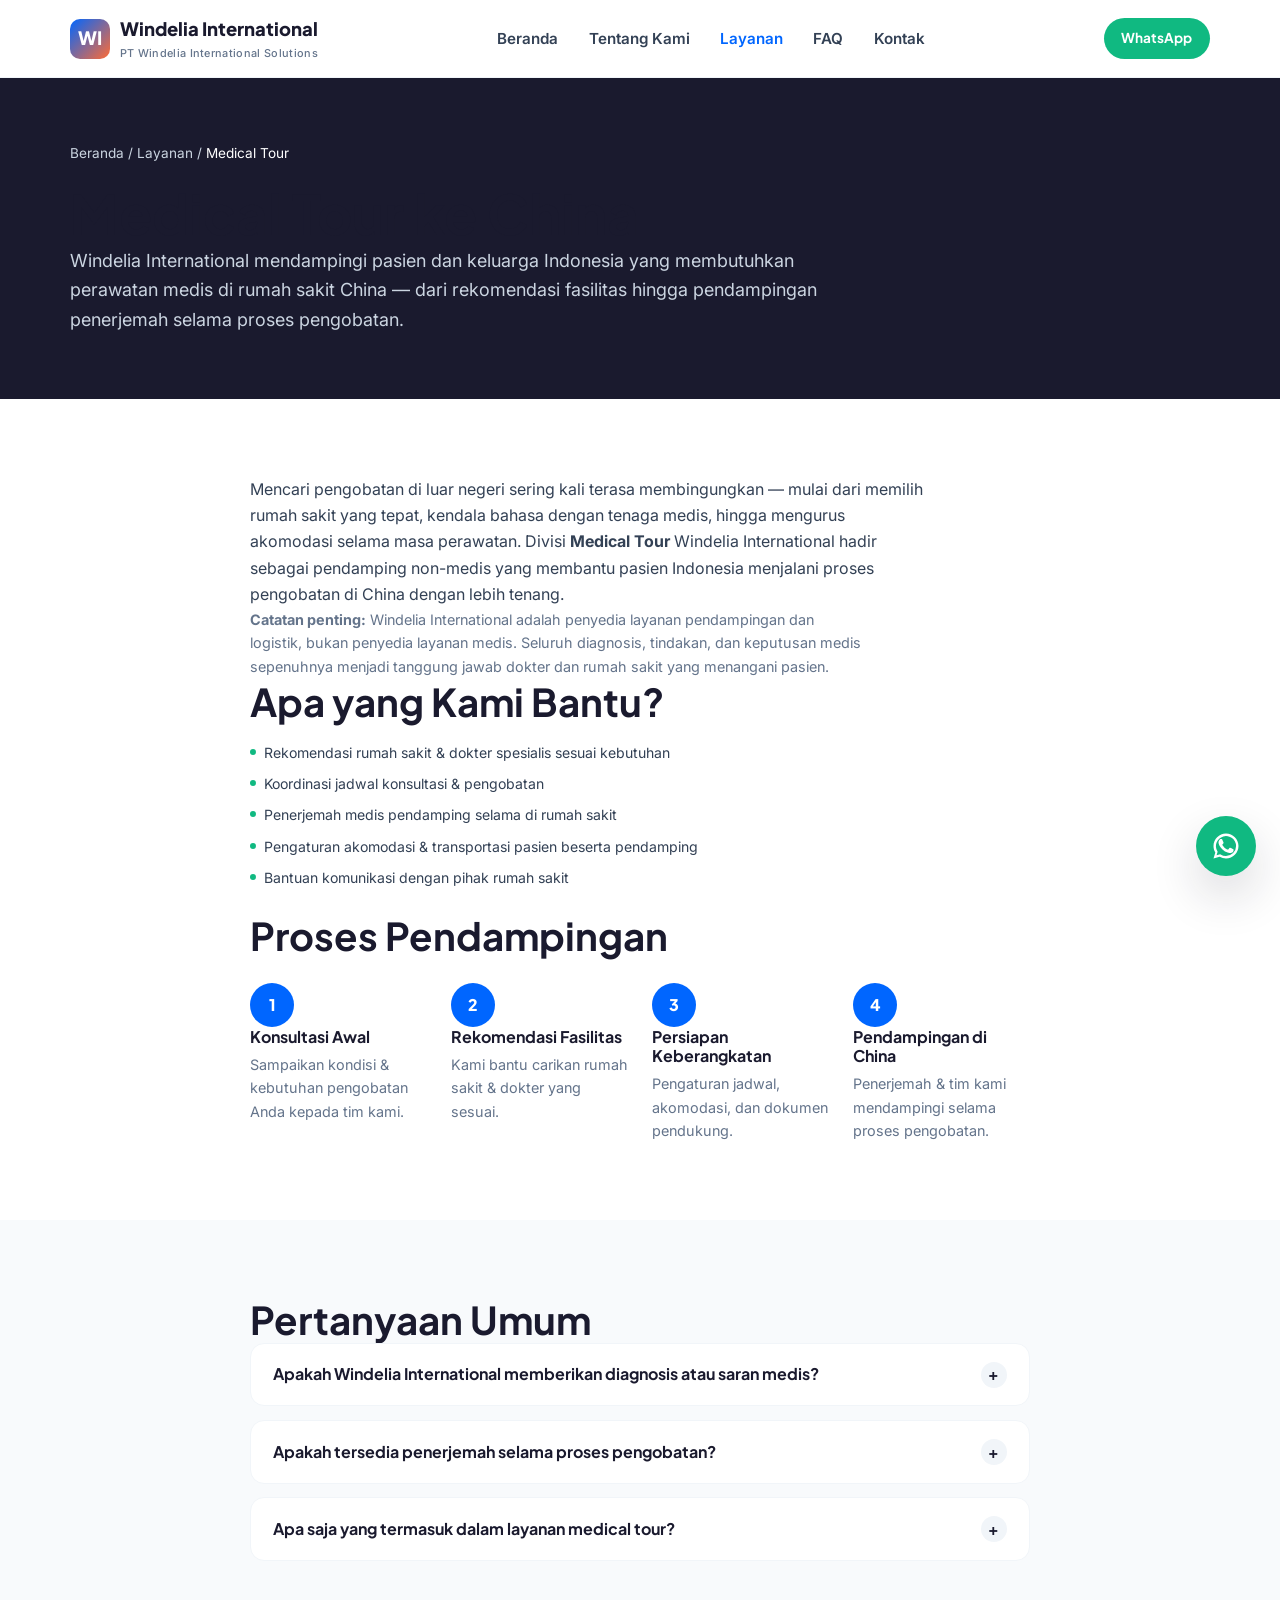
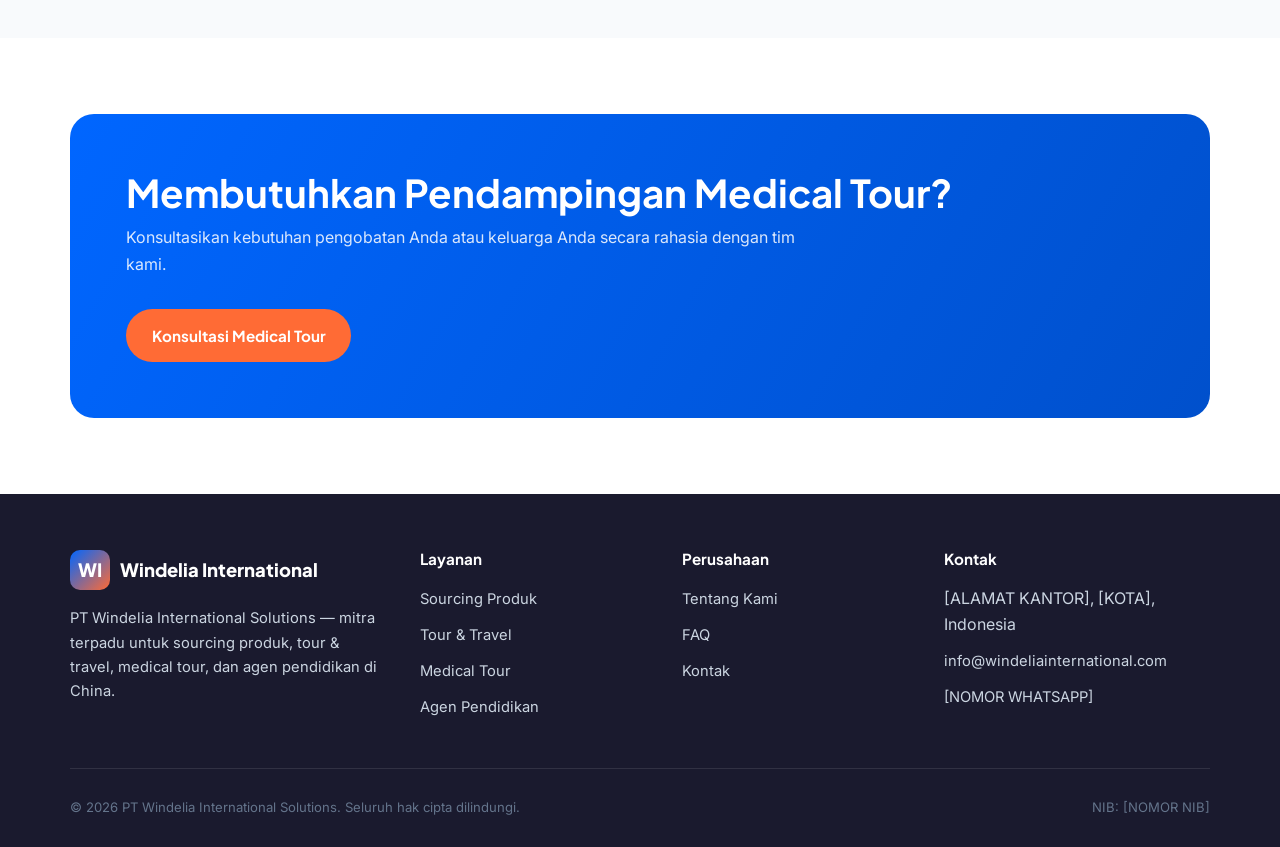
<file: services/medical-tour.html>
<!DOCTYPE html>
<html lang="id">
<head>
    <meta charset="UTF-8">
    <meta name="viewport" content="width=device-width, initial-scale=1.0">
    <title>Medical Tour ke China — Windelia International</title>
    <meta name="description" content="Layanan medical tour Windelia International mendampingi pasien Indonesia yang berobat ke rumah sakit di China, mulai dari rekomendasi rumah sakit hingga penerjemah medis.">
    <link rel="canonical" href="https://windeliainternational.com/services/medical-tour.html">

    <meta property="og:type" content="website">
    <meta property="og:site_name" content="Windelia International">
    <meta property="og:title" content="Medical Tour ke China — Windelia International">
    <meta property="og:description" content="Pendampingan penuh untuk perjalanan berobat ke rumah sakit terpercaya di China.">
    <meta property="og:url" content="https://windeliainternational.com/services/medical-tour.html">

    <link rel="icon" type="image/png" sizes="32x32" href="../images/favicon-32.png">
    <link rel="apple-touch-icon" href="../images/apple-touch-icon.png">

    <link rel="preconnect" href="https://fonts.googleapis.com">
    <link rel="preconnect" href="https://fonts.gstatic.com" crossorigin>
    <link href="https://fonts.googleapis.com/css2?family=Plus+Jakarta+Sans:wght@600;700;800&amp;family=Inter:wght@400;500;600;700&amp;display=swap" rel="stylesheet">

    <link rel="stylesheet" href="../css/style.css">
    <link rel="stylesheet" href="../css/components.css">
    <link rel="stylesheet" href="../css/responsive.css">

    <script type="application/ld+json">
    {
      "@context": "https://schema.org",
      "@type": "Service",
      "serviceType": "Medical Tourism Assistance",
      "name": "Medical Tour ke China",
      "description": "Pendampingan perjalanan berobat ke rumah sakit di China untuk pasien Indonesia, termasuk penerjemah medis, akomodasi, dan koordinasi jadwal pengobatan.",
      "provider": { "@type": "Organization", "name": "PT Windelia International Solutions", "url": "https://windeliainternational.com/" },
      "areaServed": ["ID", "CN"],
      "url": "https://windeliainternational.com/services/medical-tour.html"
    }
    </script>
    <script type="application/ld+json">
    {
      "@context": "https://schema.org",
      "@type": "FAQPage",
      "mainEntity": [
        {
          "@type": "Question",
          "name": "Apakah Windelia International memberikan diagnosis atau saran medis?",
          "acceptedAnswer": { "@type": "Answer", "text": "Tidak. Kami adalah penyedia layanan pendampingan non-medis — rekomendasi fasilitas, penerjemah, akomodasi, dan logistik. Diagnosis dan keputusan medis sepenuhnya berada di tangan dokter dan rumah sakit terkait." }
        },
        {
          "@type": "Question",
          "name": "Apakah tersedia penerjemah selama proses pengobatan?",
          "acceptedAnswer": { "@type": "Answer", "text": "Ya, kami menyediakan pendamping penerjemah selama konsultasi dan proses pengobatan di rumah sakit untuk memastikan komunikasi berjalan lancar." }
        },
        {
          "@type": "Question",
          "name": "Apa saja yang termasuk dalam layanan medical tour?",
          "acceptedAnswer": { "@type": "Answer", "text": "Layanan meliputi rekomendasi rumah sakit, koordinasi jadwal, penerjemah pendamping, serta pengaturan akomodasi dan transportasi selama pasien berada di China." }
        }
      ]
    }
    </script>
</head>
<body>
    <a class="skip-link" href="#main">Lewati ke konten utama</a>

    <header class="site-header">
        <div class="container nav">
            <a href="../index.html" class="nav__logo">
                <span class="nav__logo-mark" aria-hidden="true">WI</span>
                <span class="nav__logo-text">
                    Windelia International
                    <small>PT Windelia International Solutions</small>
                </span>
            </a>
            <nav class="nav__menu" data-open="false" aria-label="Navigasi utama">
                <a href="../index.html">Beranda</a>
                <a href="../about.html">Tentang Kami</a>
                <a href="../services.html" aria-current="page">Layanan</a>
                <a href="../faq.html">FAQ</a>
                <a href="../contact.html">Kontak</a>
            </nav>
            <div class="nav__cta">
                <a class="btn btn--whatsapp btn--sm" href="https://wa.me/62xxxxxxxxxxx" target="_blank" rel="noopener"><span>WhatsApp</span></a>
                <button class="nav__toggle" aria-label="Buka menu navigasi" aria-expanded="false"><span></span><span></span><span></span></button>
            </div>
        </div>
    </header>

    <main id="main">
        <section class="page-header">
            <div class="container">
                <p class="breadcrumbs"><a href="../index.html">Beranda</a> / <a href="../services.html">Layanan</a> / <span aria-current="page">Medical Tour</span></p>
                <h1>Medical Tour ke China</h1>
                <p class="lead">Windelia International mendampingi pasien dan keluarga Indonesia yang membutuhkan perawatan medis di rumah sakit China — dari rekomendasi fasilitas hingga pendampingan penerjemah selama proses pengobatan.</p>
            </div>
        </section>

        <section class="section">
            <div class="container" style="max-width:820px;">
                <p>
                    Mencari pengobatan di luar negeri sering kali terasa membingungkan — mulai dari memilih rumah
                    sakit yang tepat, kendala bahasa dengan tenaga medis, hingga mengurus akomodasi selama masa
                    perawatan. Divisi <strong>Medical Tour</strong> Windelia International hadir sebagai pendamping
                    non-medis yang membantu pasien Indonesia menjalani proses pengobatan di China dengan lebih tenang.
                </p>
                <p style="font-size:0.9rem; color:var(--color-gray-500);">
                    <strong>Catatan penting:</strong> Windelia International adalah penyedia layanan pendampingan dan
                    logistik, bukan penyedia layanan medis. Seluruh diagnosis, tindakan, dan keputusan medis
                    sepenuhnya menjadi tanggung jawab dokter dan rumah sakit yang menangani pasien.
                </p>

                <h2>Apa yang Kami Bantu?</h2>
                <ul class="division-card__list" style="max-width:640px;">
                    <li>Rekomendasi rumah sakit &amp; dokter spesialis sesuai kebutuhan</li>
                    <li>Koordinasi jadwal konsultasi &amp; pengobatan</li>
                    <li>Penerjemah medis pendamping selama di rumah sakit</li>
                    <li>Pengaturan akomodasi &amp; transportasi pasien beserta pendamping</li>
                    <li>Bantuan komunikasi dengan pihak rumah sakit</li>
                </ul>

                <h2>Proses Pendampingan</h2>
                <div class="steps" style="grid-template-columns:repeat(4,1fr); margin-top:1.5rem;">
                    <div class="step"><h3>Konsultasi Awal</h3><p>Sampaikan kondisi &amp; kebutuhan pengobatan Anda kepada tim kami.</p></div>
                    <div class="step"><h3>Rekomendasi Fasilitas</h3><p>Kami bantu carikan rumah sakit &amp; dokter yang sesuai.</p></div>
                    <div class="step"><h3>Persiapan Keberangkatan</h3><p>Pengaturan jadwal, akomodasi, dan dokumen pendukung.</p></div>
                    <div class="step"><h3>Pendampingan di China</h3><p>Penerjemah &amp; tim kami mendampingi selama proses pengobatan.</p></div>
                </div>
            </div>
        </section>

        <section class="section section--alt">
            <div class="container" style="max-width:820px;">
                <h2>Pertanyaan Umum</h2>
                <div class="accordion">
                    <div class="accordion-item" data-open="false">
                        <button class="accordion-trigger" aria-expanded="false">
                            Apakah Windelia International memberikan diagnosis atau saran medis?
                            <span class="accordion-trigger__icon" aria-hidden="true">+</span>
                        </button>
                        <div class="accordion-panel"><div class="accordion-panel__inner">Tidak. Kami adalah penyedia layanan pendampingan non-medis — rekomendasi fasilitas, penerjemah, akomodasi, dan logistik. Diagnosis dan keputusan medis sepenuhnya berada di tangan dokter dan rumah sakit terkait.</div></div>
                    </div>
                    <div class="accordion-item" data-open="false">
                        <button class="accordion-trigger" aria-expanded="false">
                            Apakah tersedia penerjemah selama proses pengobatan?
                            <span class="accordion-trigger__icon" aria-hidden="true">+</span>
                        </button>
                        <div class="accordion-panel"><div class="accordion-panel__inner">Ya, kami menyediakan pendamping penerjemah selama konsultasi dan proses pengobatan di rumah sakit untuk memastikan komunikasi berjalan lancar.</div></div>
                    </div>
                    <div class="accordion-item" data-open="false">
                        <button class="accordion-trigger" aria-expanded="false">
                            Apa saja yang termasuk dalam layanan medical tour?
                            <span class="accordion-trigger__icon" aria-hidden="true">+</span>
                        </button>
                        <div class="accordion-panel"><div class="accordion-panel__inner">Layanan meliputi rekomendasi rumah sakit, koordinasi jadwal, penerjemah pendamping, serta pengaturan akomodasi dan transportasi selama pasien berada di China.</div></div>
                    </div>
                </div>
            </div>
        </section>

        <section class="section">
            <div class="container">
                <div class="cta-band">
                    <div>
                        <h2>Membutuhkan Pendampingan Medical Tour?</h2>
                        <p>Konsultasikan kebutuhan pengobatan Anda atau keluarga Anda secara rahasia dengan tim kami.</p>
                    </div>
                    <div class="cta-band__actions">
                        <a class="btn btn--accent" href="../contact.html">Konsultasi Medical Tour</a>
                    </div>
                </div>
            </div>
        </section>
    </main>

    <footer class="site-footer">
        <div class="container">
            <div class="footer__grid">
                <div class="footer__brand">
                    <a href="../index.html" class="nav__logo" style="color:#fff; margin-bottom:1rem; display:inline-flex;">
                        <span class="nav__logo-mark" aria-hidden="true">WI</span>
                        <span class="nav__logo-text">Windelia International</span>
                    </a>
                    <p>PT Windelia International Solutions — mitra terpadu untuk sourcing produk, tour &amp; travel, medical tour, dan agen pendidikan di China.</p>
                </div>
                <div>
                    <h4>Layanan</h4>
                    <ul class="footer__links">
                        <li><a href="sourcing-product.html">Sourcing Produk</a></li>
                        <li><a href="tour-travel.html">Tour &amp; Travel</a></li>
                        <li><a href="medical-tour.html">Medical Tour</a></li>
                        <li><a href="education-agency.html">Agen Pendidikan</a></li>
                    </ul>
                </div>
                <div>
                    <h4>Perusahaan</h4>
                    <ul class="footer__links">
                        <li><a href="../about.html">Tentang Kami</a></li>
                        <li><a href="../faq.html">FAQ</a></li>
                        <li><a href="../contact.html">Kontak</a></li>
                    </ul>
                </div>
                <div>
                    <h4>Kontak</h4>
                    <ul class="footer__links">
                        <li>[ALAMAT KANTOR], [KOTA], Indonesia</li>
                        <li><a href="mailto:info@windeliainternational.com">info@windeliainternational.com</a></li>
                        <li><a href="https://wa.me/62xxxxxxxxxxx" target="_blank" rel="noopener">[NOMOR WHATSAPP]</a></li>
                    </ul>
                </div>
            </div>
            <div class="footer__bottom">
                <span>© <span data-current-year>2026</span> PT Windelia International Solutions. Seluruh hak cipta dilindungi.</span>
                <span>NIB: [NOMOR NIB]</span>
            </div>
        </div>
    </footer>

    <a class="whatsapp-float" href="https://wa.me/62xxxxxxxxxxx" target="_blank" rel="noopener" aria-label="Chat via WhatsApp">
        <svg width="30" height="30" viewBox="0 0 24 24" fill="#fff" aria-hidden="true"><path d="M17.472 14.382c-.297-.149-1.758-.867-2.03-.967-.273-.099-.471-.148-.67.15-.197.297-.767.966-.94 1.164-.173.199-.347.223-.644.075-.297-.15-1.255-.463-2.39-1.475-.883-.788-1.48-1.761-1.653-2.059-.173-.297-.018-.458.13-.606.134-.133.298-.347.446-.52.149-.174.198-.298.298-.497.099-.198.05-.371-.025-.52-.075-.149-.669-1.612-.916-2.207-.242-.579-.487-.5-.669-.51-.173-.008-.371-.01-.57-.01-.198 0-.52.074-.792.372-.272.297-1.04 1.016-1.04 2.479 0 1.462 1.065 2.875 1.213 3.074.149.198 2.096 3.2 5.077 4.487.709.306 1.262.489 1.694.625.712.227 1.36.195 1.871.118.571-.085 1.758-.719 2.006-1.413.248-.694.248-1.289.173-1.413-.074-.124-.272-.198-.57-.347z"/><path d="M12.001 2C6.478 2 2 6.477 2 12c0 1.86.505 3.663 1.462 5.247L2 22l4.86-1.435A9.955 9.955 0 0 0 12.001 22C17.523 22 22 17.523 22 12S17.523 2 12.001 2zm0 18.062a8.03 8.03 0 0 1-4.352-1.271l-.312-.186-2.884.852.86-2.87-.202-.312A8.06 8.06 0 1 1 20.062 12a8.07 8.07 0 0 1-8.061 8.062z"/></svg>
    </a>

    <script src="../js/main.js" defer></script>
</body>
</html>
</file>
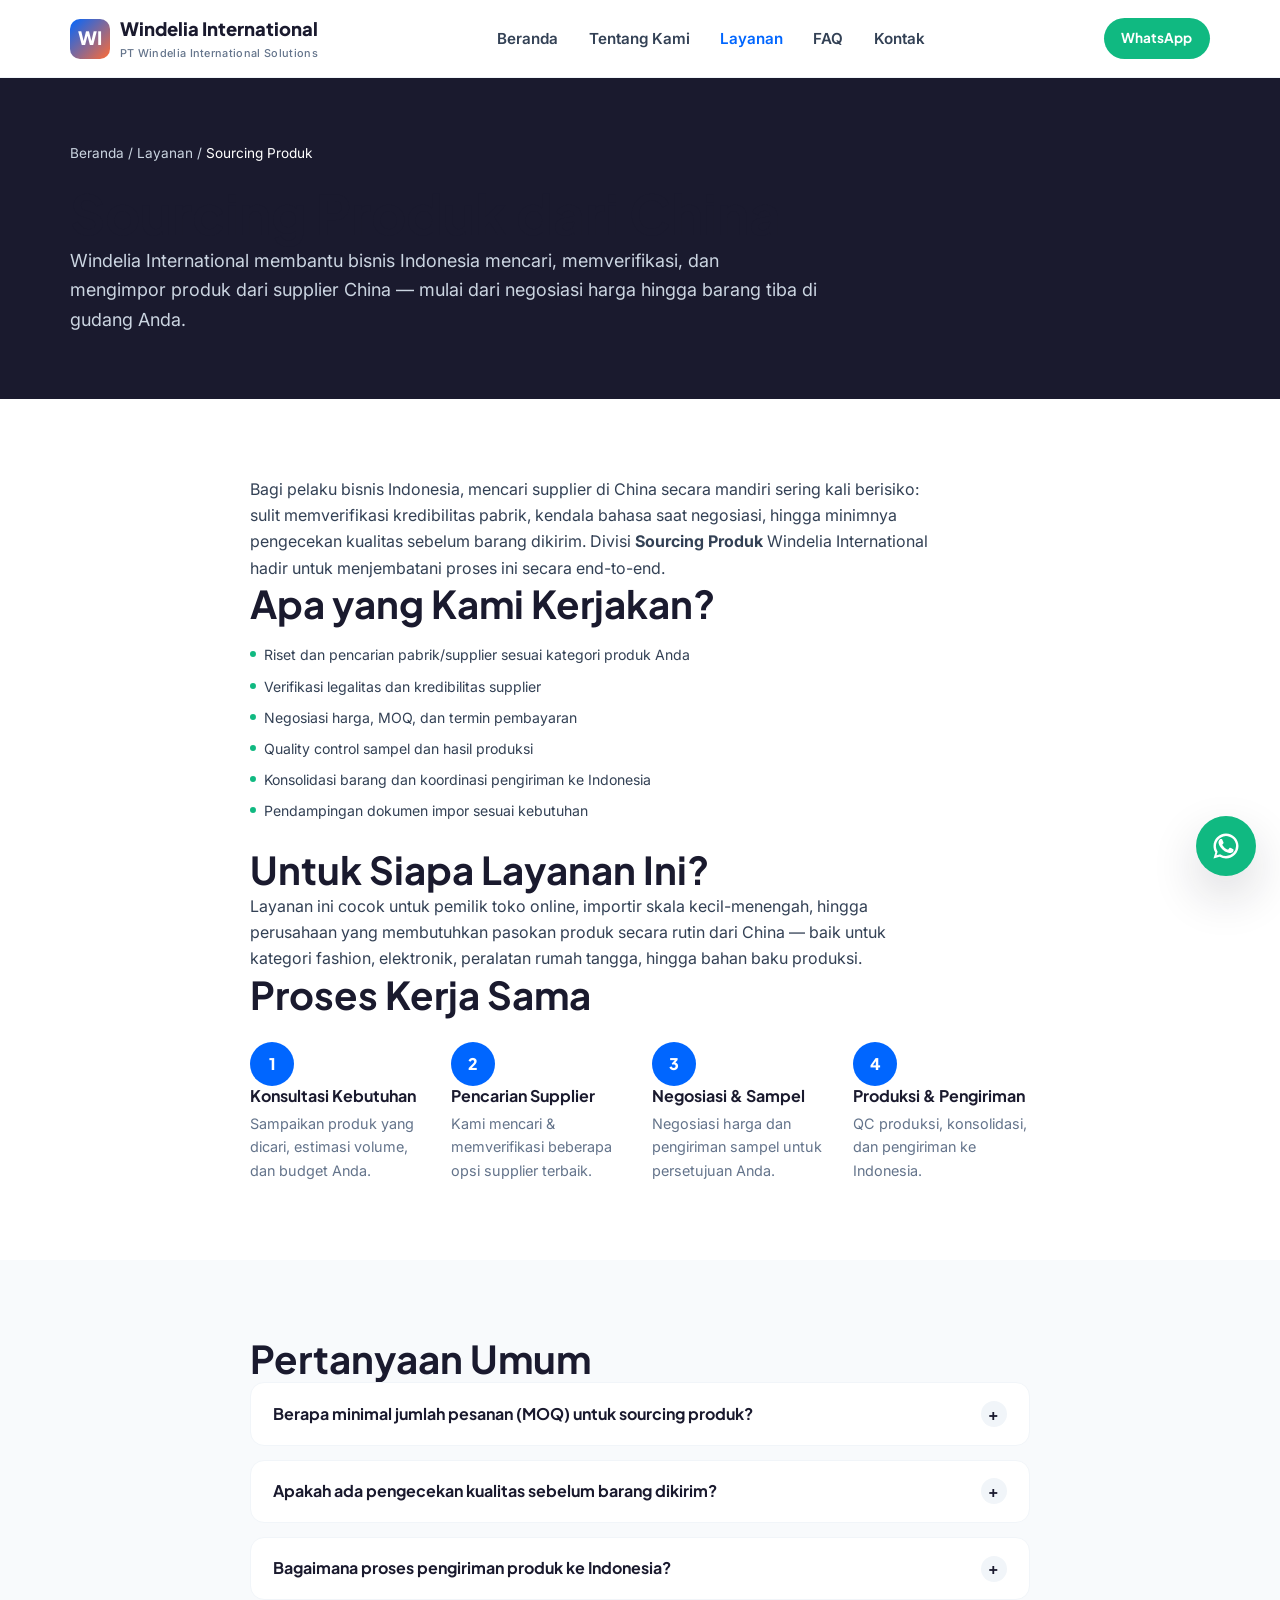
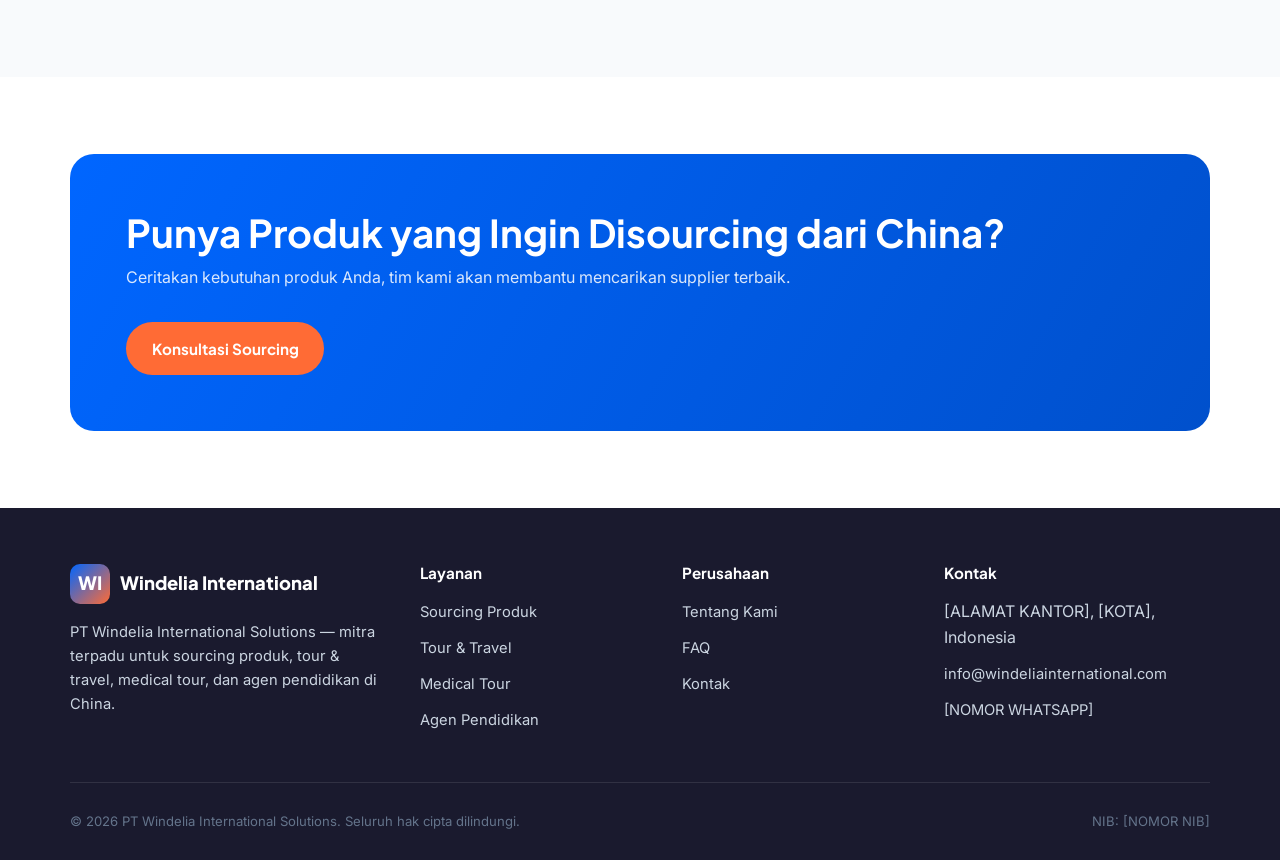
<file: services/sourcing-product.html>
<!DOCTYPE html>
<html lang="id">
<head>
    <meta charset="UTF-8">
    <meta name="viewport" content="width=device-width, initial-scale=1.0">
    <title>Sourcing Produk dari China — Windelia International</title>
    <meta name="description" content="Layanan sourcing produk Windelia International membantu bisnis Indonesia mencari, memverifikasi, dan mengimpor produk dari supplier China dengan aman dan transparan.">
    <link rel="canonical" href="https://windeliainternational.com/services/sourcing-product.html">

    <meta property="og:type" content="website">
    <meta property="og:site_name" content="Windelia International">
    <meta property="og:title" content="Sourcing Produk dari China — Windelia International">
    <meta property="og:description" content="Cari, verifikasi, dan impor produk dari China dengan pendampingan penuh dari Windelia International.">
    <meta property="og:url" content="https://windeliainternational.com/services/sourcing-product.html">

    <link rel="icon" type="image/png" sizes="32x32" href="../images/favicon-32.png">
    <link rel="apple-touch-icon" href="../images/apple-touch-icon.png">

    <link rel="preconnect" href="https://fonts.googleapis.com">
    <link rel="preconnect" href="https://fonts.gstatic.com" crossorigin>
    <link href="https://fonts.googleapis.com/css2?family=Plus+Jakarta+Sans:wght@600;700;800&amp;family=Inter:wght@400;500;600;700&amp;display=swap" rel="stylesheet">

    <link rel="stylesheet" href="../css/style.css">
    <link rel="stylesheet" href="../css/components.css">
    <link rel="stylesheet" href="../css/responsive.css">

    <script type="application/ld+json">
    {
      "@context": "https://schema.org",
      "@type": "Service",
      "serviceType": "Product Sourcing",
      "name": "Sourcing Produk dari China",
      "description": "Layanan pencarian, verifikasi, quality control, dan pengiriman produk dari supplier China untuk bisnis Indonesia.",
      "provider": { "@type": "Organization", "name": "PT Windelia International Solutions", "url": "https://windeliainternational.com/" },
      "areaServed": ["ID", "CN"],
      "url": "https://windeliainternational.com/services/sourcing-product.html"
    }
    </script>
    <script type="application/ld+json">
    {
      "@context": "https://schema.org",
      "@type": "FAQPage",
      "mainEntity": [
        {
          "@type": "Question",
          "name": "Berapa minimal jumlah pesanan (MOQ) untuk sourcing produk?",
          "acceptedAnswer": { "@type": "Answer", "text": "MOQ berbeda-beda tergantung supplier dan jenis produk. Tim kami akan membantu negosiasi MOQ sesuai kebutuhan Anda, termasuk opsi untuk pesanan skala kecil." }
        },
        {
          "@type": "Question",
          "name": "Apakah ada pengecekan kualitas sebelum barang dikirim?",
          "acceptedAnswer": { "@type": "Answer", "text": "Ya, kami melakukan quality control terhadap sampel maupun batch produksi sebelum barang dikonsolidasi dan dikirim ke Indonesia." }
        },
        {
          "@type": "Question",
          "name": "Bagaimana proses pengiriman produk ke Indonesia?",
          "acceptedAnswer": { "@type": "Answer", "text": "Kami membantu konsolidasi barang dan koordinasi pengiriman (laut/udara) hingga proses masuk ke Indonesia, sesuai kebutuhan volume dan waktu Anda." }
        }
      ]
    }
    </script>
</head>
<body>
    <a class="skip-link" href="#main">Lewati ke konten utama</a>

    <header class="site-header">
        <div class="container nav">
            <a href="../index.html" class="nav__logo">
                <span class="nav__logo-mark" aria-hidden="true">WI</span>
                <span class="nav__logo-text">
                    Windelia International
                    <small>PT Windelia International Solutions</small>
                </span>
            </a>
            <nav class="nav__menu" data-open="false" aria-label="Navigasi utama">
                <a href="../index.html">Beranda</a>
                <a href="../about.html">Tentang Kami</a>
                <a href="../services.html" aria-current="page">Layanan</a>
                <a href="../faq.html">FAQ</a>
                <a href="../contact.html">Kontak</a>
            </nav>
            <div class="nav__cta">
                <a class="btn btn--whatsapp btn--sm" href="https://wa.me/62xxxxxxxxxxx" target="_blank" rel="noopener"><span>WhatsApp</span></a>
                <button class="nav__toggle" aria-label="Buka menu navigasi" aria-expanded="false"><span></span><span></span><span></span></button>
            </div>
        </div>
    </header>

    <main id="main">
        <section class="page-header">
            <div class="container">
                <p class="breadcrumbs"><a href="../index.html">Beranda</a> / <a href="../services.html">Layanan</a> / <span aria-current="page">Sourcing Produk</span></p>
                <h1>Sourcing Produk dari China</h1>
                <p class="lead">Windelia International membantu bisnis Indonesia mencari, memverifikasi, dan mengimpor produk dari supplier China — mulai dari negosiasi harga hingga barang tiba di gudang Anda.</p>
            </div>
        </section>

        <section class="section">
            <div class="container" style="max-width:820px;">
                <p>
                    Bagi pelaku bisnis Indonesia, mencari supplier di China secara mandiri sering kali berisiko:
                    sulit memverifikasi kredibilitas pabrik, kendala bahasa saat negosiasi, hingga minimnya
                    pengecekan kualitas sebelum barang dikirim. Divisi <strong>Sourcing Produk</strong> Windelia
                    International hadir untuk menjembatani proses ini secara end-to-end.
                </p>

                <h2>Apa yang Kami Kerjakan?</h2>
                <ul class="division-card__list" style="max-width:640px;">
                    <li>Riset dan pencarian pabrik/supplier sesuai kategori produk Anda</li>
                    <li>Verifikasi legalitas dan kredibilitas supplier</li>
                    <li>Negosiasi harga, MOQ, dan termin pembayaran</li>
                    <li>Quality control sampel dan hasil produksi</li>
                    <li>Konsolidasi barang dan koordinasi pengiriman ke Indonesia</li>
                    <li>Pendampingan dokumen impor sesuai kebutuhan</li>
                </ul>

                <h2>Untuk Siapa Layanan Ini?</h2>
                <p>Layanan ini cocok untuk pemilik toko online, importir skala kecil-menengah, hingga perusahaan yang membutuhkan pasokan produk secara rutin dari China — baik untuk kategori fashion, elektronik, peralatan rumah tangga, hingga bahan baku produksi.</p>

                <h2>Proses Kerja Sama</h2>
                <div class="steps" style="grid-template-columns:repeat(4,1fr); margin-top:1.5rem;">
                    <div class="step"><h3>Konsultasi Kebutuhan</h3><p>Sampaikan produk yang dicari, estimasi volume, dan budget Anda.</p></div>
                    <div class="step"><h3>Pencarian Supplier</h3><p>Kami mencari &amp; memverifikasi beberapa opsi supplier terbaik.</p></div>
                    <div class="step"><h3>Negosiasi &amp; Sampel</h3><p>Negosiasi harga dan pengiriman sampel untuk persetujuan Anda.</p></div>
                    <div class="step"><h3>Produksi &amp; Pengiriman</h3><p>QC produksi, konsolidasi, dan pengiriman ke Indonesia.</p></div>
                </div>
            </div>
        </section>

        <section class="section section--alt">
            <div class="container" style="max-width:820px;">
                <h2>Pertanyaan Umum</h2>
                <div class="accordion">
                    <div class="accordion-item" data-open="false">
                        <button class="accordion-trigger" aria-expanded="false">
                            Berapa minimal jumlah pesanan (MOQ) untuk sourcing produk?
                            <span class="accordion-trigger__icon" aria-hidden="true">+</span>
                        </button>
                        <div class="accordion-panel"><div class="accordion-panel__inner">MOQ berbeda-beda tergantung supplier dan jenis produk. Tim kami akan membantu negosiasi MOQ sesuai kebutuhan Anda, termasuk opsi untuk pesanan skala kecil.</div></div>
                    </div>
                    <div class="accordion-item" data-open="false">
                        <button class="accordion-trigger" aria-expanded="false">
                            Apakah ada pengecekan kualitas sebelum barang dikirim?
                            <span class="accordion-trigger__icon" aria-hidden="true">+</span>
                        </button>
                        <div class="accordion-panel"><div class="accordion-panel__inner">Ya, kami melakukan quality control terhadap sampel maupun batch produksi sebelum barang dikonsolidasi dan dikirim ke Indonesia.</div></div>
                    </div>
                    <div class="accordion-item" data-open="false">
                        <button class="accordion-trigger" aria-expanded="false">
                            Bagaimana proses pengiriman produk ke Indonesia?
                            <span class="accordion-trigger__icon" aria-hidden="true">+</span>
                        </button>
                        <div class="accordion-panel"><div class="accordion-panel__inner">Kami membantu konsolidasi barang dan koordinasi pengiriman (laut/udara) hingga proses masuk ke Indonesia, sesuai kebutuhan volume dan waktu Anda.</div></div>
                    </div>
                </div>
            </div>
        </section>

        <section class="section">
            <div class="container">
                <div class="cta-band">
                    <div>
                        <h2>Punya Produk yang Ingin Disourcing dari China?</h2>
                        <p>Ceritakan kebutuhan produk Anda, tim kami akan membantu mencarikan supplier terbaik.</p>
                    </div>
                    <div class="cta-band__actions">
                        <a class="btn btn--accent" href="../contact.html">Konsultasi Sourcing</a>
                    </div>
                </div>
            </div>
        </section>
    </main>

    <footer class="site-footer">
        <div class="container">
            <div class="footer__grid">
                <div class="footer__brand">
                    <a href="../index.html" class="nav__logo" style="color:#fff; margin-bottom:1rem; display:inline-flex;">
                        <span class="nav__logo-mark" aria-hidden="true">WI</span>
                        <span class="nav__logo-text">Windelia International</span>
                    </a>
                    <p>PT Windelia International Solutions — mitra terpadu untuk sourcing produk, tour &amp; travel, medical tour, dan agen pendidikan di China.</p>
                </div>
                <div>
                    <h4>Layanan</h4>
                    <ul class="footer__links">
                        <li><a href="sourcing-product.html">Sourcing Produk</a></li>
                        <li><a href="tour-travel.html">Tour &amp; Travel</a></li>
                        <li><a href="medical-tour.html">Medical Tour</a></li>
                        <li><a href="education-agency.html">Agen Pendidikan</a></li>
                    </ul>
                </div>
                <div>
                    <h4>Perusahaan</h4>
                    <ul class="footer__links">
                        <li><a href="../about.html">Tentang Kami</a></li>
                        <li><a href="../faq.html">FAQ</a></li>
                        <li><a href="../contact.html">Kontak</a></li>
                    </ul>
                </div>
                <div>
                    <h4>Kontak</h4>
                    <ul class="footer__links">
                        <li>[ALAMAT KANTOR], [KOTA], Indonesia</li>
                        <li><a href="mailto:info@windeliainternational.com">info@windeliainternational.com</a></li>
                        <li><a href="https://wa.me/62xxxxxxxxxxx" target="_blank" rel="noopener">[NOMOR WHATSAPP]</a></li>
                    </ul>
                </div>
            </div>
            <div class="footer__bottom">
                <span>© <span data-current-year>2026</span> PT Windelia International Solutions. Seluruh hak cipta dilindungi.</span>
                <span>NIB: [NOMOR NIB]</span>
            </div>
        </div>
    </footer>

    <a class="whatsapp-float" href="https://wa.me/62xxxxxxxxxxx" target="_blank" rel="noopener" aria-label="Chat via WhatsApp">
        <svg width="30" height="30" viewBox="0 0 24 24" fill="#fff" aria-hidden="true"><path d="M17.472 14.382c-.297-.149-1.758-.867-2.03-.967-.273-.099-.471-.148-.67.15-.197.297-.767.966-.94 1.164-.173.199-.347.223-.644.075-.297-.15-1.255-.463-2.39-1.475-.883-.788-1.48-1.761-1.653-2.059-.173-.297-.018-.458.13-.606.134-.133.298-.347.446-.52.149-.174.198-.298.298-.497.099-.198.05-.371-.025-.52-.075-.149-.669-1.612-.916-2.207-.242-.579-.487-.5-.669-.51-.173-.008-.371-.01-.57-.01-.198 0-.52.074-.792.372-.272.297-1.04 1.016-1.04 2.479 0 1.462 1.065 2.875 1.213 3.074.149.198 2.096 3.2 5.077 4.487.709.306 1.262.489 1.694.625.712.227 1.36.195 1.871.118.571-.085 1.758-.719 2.006-1.413.248-.694.248-1.289.173-1.413-.074-.124-.272-.198-.57-.347z"/><path d="M12.001 2C6.478 2 2 6.477 2 12c0 1.86.505 3.663 1.462 5.247L2 22l4.86-1.435A9.955 9.955 0 0 0 12.001 22C17.523 22 22 17.523 22 12S17.523 2 12.001 2zm0 18.062a8.03 8.03 0 0 1-4.352-1.271l-.312-.186-2.884.852.86-2.87-.202-.312A8.06 8.06 0 1 1 20.062 12a8.07 8.07 0 0 1-8.061 8.062z"/></svg>
    </a>

    <script src="../js/main.js" defer></script>
</body>
</html>
</file>
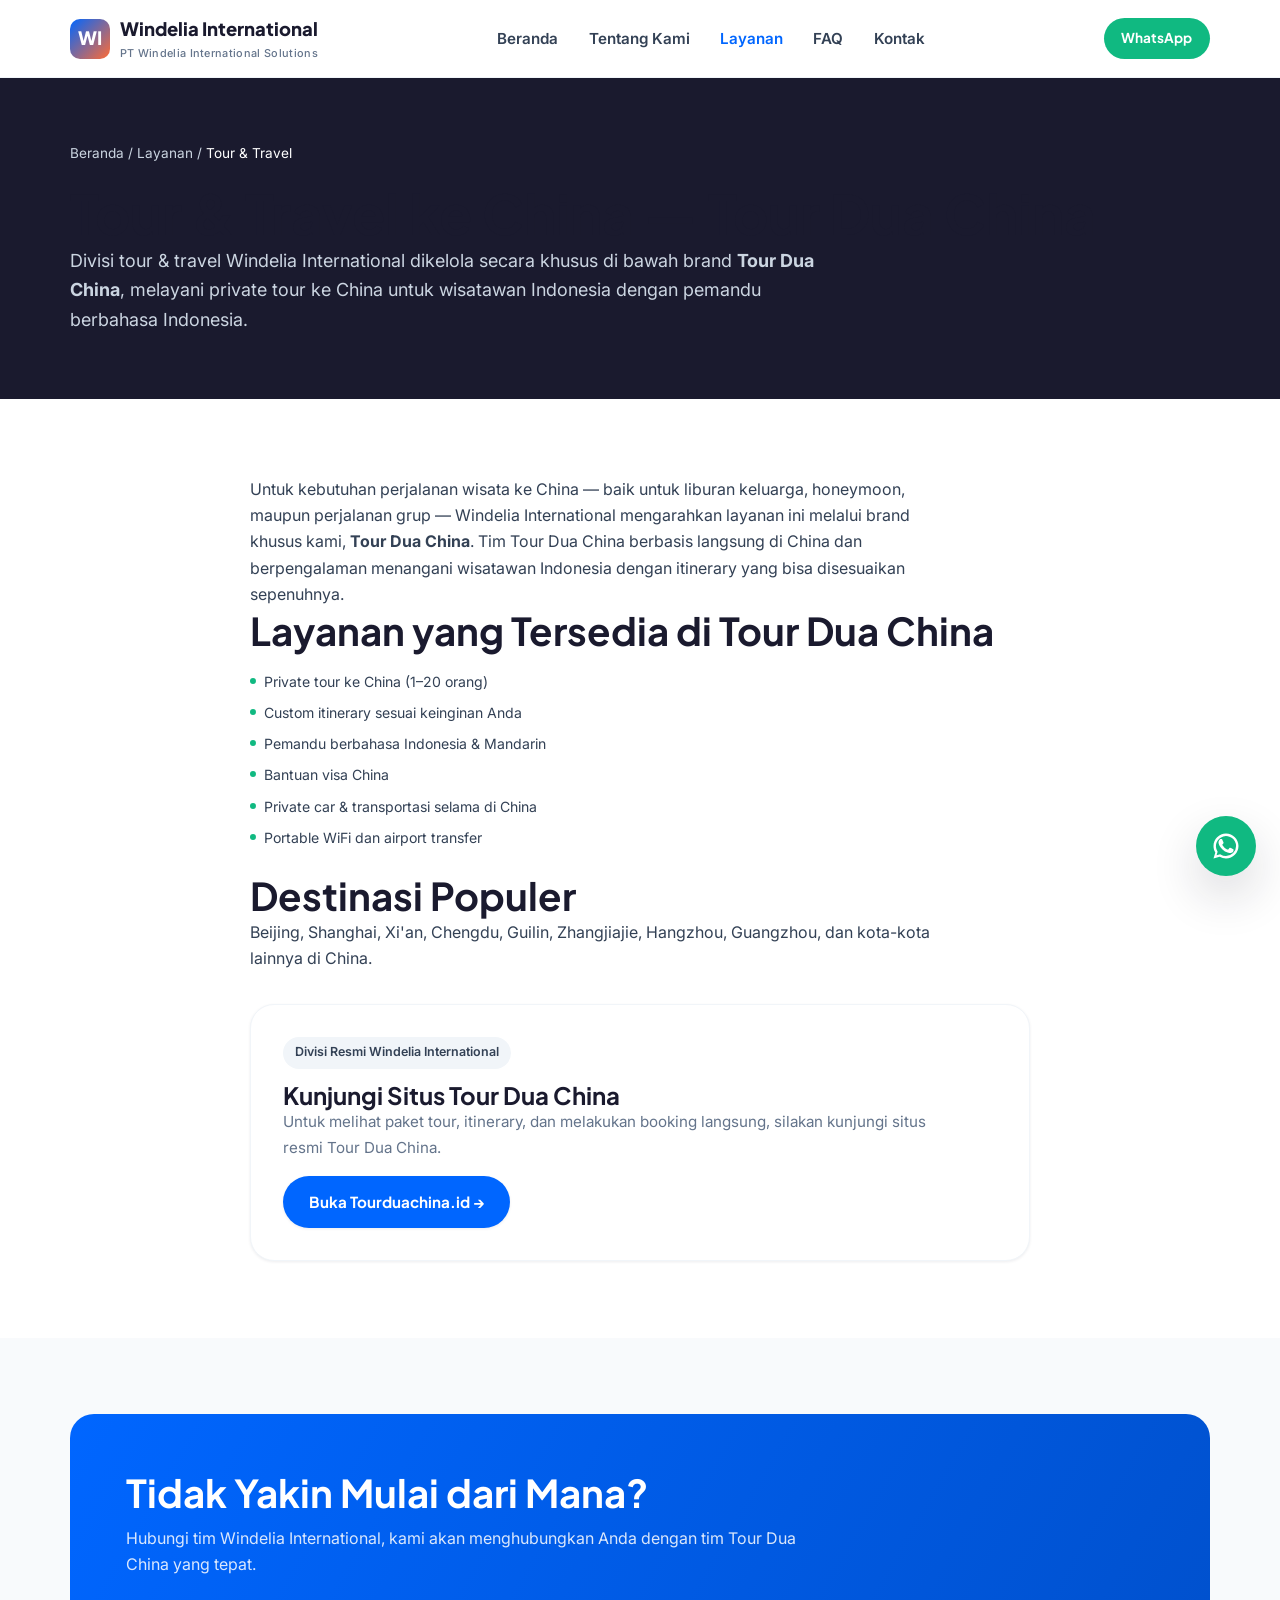
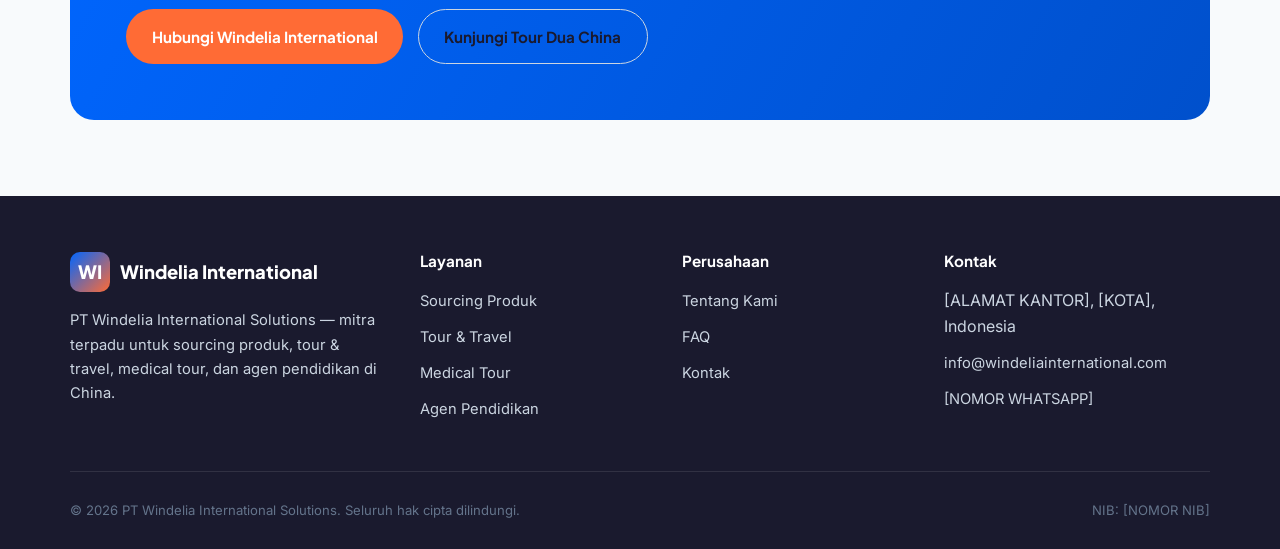
<file: services/tour-travel.html>
<!DOCTYPE html>
<html lang="id">
<head>
    <meta charset="UTF-8">
    <meta name="viewport" content="width=device-width, initial-scale=1.0">
    <title>Tour &amp; Travel ke China — Tour Dua China | Windelia International</title>
    <meta name="description" content="Divisi Tour & Travel Windelia International, dikelola di bawah brand Tour Dua China — private tour ke China dengan pemandu berbahasa Indonesia.">
    <link rel="canonical" href="https://windeliainternational.com/services/tour-travel.html">

    <meta property="og:type" content="website">
    <meta property="og:site_name" content="Windelia International">
    <meta property="og:title" content="Tour &amp; Travel ke China — Tour Dua China">
    <meta property="og:description" content="Private tour ke China dengan pemandu berbahasa Indonesia, dikelola oleh Tour Dua China — divisi Windelia International.">
    <meta property="og:url" content="https://windeliainternational.com/services/tour-travel.html">

    <link rel="icon" type="image/png" sizes="32x32" href="../images/favicon-32.png">
    <link rel="apple-touch-icon" href="../images/apple-touch-icon.png">

    <link rel="preconnect" href="https://fonts.googleapis.com">
    <link rel="preconnect" href="https://fonts.gstatic.com" crossorigin>
    <link href="https://fonts.googleapis.com/css2?family=Plus+Jakarta+Sans:wght@600;700;800&amp;family=Inter:wght@400;500;600;700&amp;display=swap" rel="stylesheet">

    <link rel="stylesheet" href="../css/style.css">
    <link rel="stylesheet" href="../css/components.css">
    <link rel="stylesheet" href="../css/responsive.css">

    <script type="application/ld+json">
    {
      "@context": "https://schema.org",
      "@type": "Service",
      "serviceType": "Travel Agency",
      "name": "Tour & Travel ke China (Tour Dua China)",
      "description": "Divisi tour & travel Windelia International yang dikelola di bawah brand Tour Dua China, melayani private tour ke China untuk wisatawan Indonesia.",
      "provider": {
        "@type": "Organization",
        "name": "PT Windelia International Solutions",
        "url": "https://windeliainternational.com/",
        "subOrganization": {
          "@type": "TravelAgency",
          "name": "Tour Dua China",
          "url": "https://tourduachina.id/"
        }
      },
      "areaServed": ["ID", "CN"],
      "url": "https://windeliainternational.com/services/tour-travel.html"
    }
    </script>
</head>
<body>
    <a class="skip-link" href="#main">Lewati ke konten utama</a>

    <header class="site-header">
        <div class="container nav">
            <a href="../index.html" class="nav__logo">
                <span class="nav__logo-mark" aria-hidden="true">WI</span>
                <span class="nav__logo-text">
                    Windelia International
                    <small>PT Windelia International Solutions</small>
                </span>
            </a>
            <nav class="nav__menu" data-open="false" aria-label="Navigasi utama">
                <a href="../index.html">Beranda</a>
                <a href="../about.html">Tentang Kami</a>
                <a href="../services.html" aria-current="page">Layanan</a>
                <a href="../faq.html">FAQ</a>
                <a href="../contact.html">Kontak</a>
            </nav>
            <div class="nav__cta">
                <a class="btn btn--whatsapp btn--sm" href="https://wa.me/62xxxxxxxxxxx" target="_blank" rel="noopener"><span>WhatsApp</span></a>
                <button class="nav__toggle" aria-label="Buka menu navigasi" aria-expanded="false"><span></span><span></span><span></span></button>
            </div>
        </div>
    </header>

    <main id="main">
        <section class="page-header">
            <div class="container">
                <p class="breadcrumbs"><a href="../index.html">Beranda</a> / <a href="../services.html">Layanan</a> / <span aria-current="page">Tour &amp; Travel</span></p>
                <h1>Tour &amp; Travel ke China — Tour Dua China</h1>
                <p class="lead">Divisi tour &amp; travel Windelia International dikelola secara khusus di bawah brand <strong>Tour Dua China</strong>, melayani private tour ke China untuk wisatawan Indonesia dengan pemandu berbahasa Indonesia.</p>
            </div>
        </section>

        <section class="section">
            <div class="container" style="max-width:820px;">
                <p>
                    Untuk kebutuhan perjalanan wisata ke China — baik untuk liburan keluarga, honeymoon, maupun
                    perjalanan grup — Windelia International mengarahkan layanan ini melalui brand khusus kami,
                    <strong>Tour Dua China</strong>. Tim Tour Dua China berbasis langsung di China dan berpengalaman
                    menangani wisatawan Indonesia dengan itinerary yang bisa disesuaikan sepenuhnya.
                </p>

                <h2>Layanan yang Tersedia di Tour Dua China</h2>
                <ul class="division-card__list" style="max-width:640px;">
                    <li>Private tour ke China (1–20 orang)</li>
                    <li>Custom itinerary sesuai keinginan Anda</li>
                    <li>Pemandu berbahasa Indonesia &amp; Mandarin</li>
                    <li>Bantuan visa China</li>
                    <li>Private car &amp; transportasi selama di China</li>
                    <li>Portable WiFi dan airport transfer</li>
                </ul>

                <h2>Destinasi Populer</h2>
                <p>Beijing, Shanghai, Xi'an, Chengdu, Guilin, Zhangjiajie, Hangzhou, Guangzhou, dan kota-kota lainnya di China.</p>

                <div class="contact-card" style="margin-top:2rem;">
                    <span class="badge">Divisi Resmi Windelia International</span>
                    <h3 style="margin-top:0.75rem;">Kunjungi Situs Tour Dua China</h3>
                    <p style="color:var(--color-gray-500); font-size:0.95rem;">Untuk melihat paket tour, itinerary, dan melakukan booking langsung, silakan kunjungi situs resmi Tour Dua China.</p>
                    <a class="btn btn--primary" style="margin-top:1rem;" href="https://tourduachina.id/" target="_blank" rel="noopener">Buka Tourduachina.id →</a>
                </div>
            </div>
        </section>

        <section class="section section--alt">
            <div class="container">
                <div class="cta-band">
                    <div>
                        <h2>Tidak Yakin Mulai dari Mana?</h2>
                        <p>Hubungi tim Windelia International, kami akan menghubungkan Anda dengan tim Tour Dua China yang tepat.</p>
                    </div>
                    <div class="cta-band__actions">
                        <a class="btn btn--accent" href="../contact.html">Hubungi Windelia International</a>
                        <a class="btn btn--outline" href="https://tourduachina.id/" target="_blank" rel="noopener">Kunjungi Tour Dua China</a>
                    </div>
                </div>
            </div>
        </section>
    </main>

    <footer class="site-footer">
        <div class="container">
            <div class="footer__grid">
                <div class="footer__brand">
                    <a href="../index.html" class="nav__logo" style="color:#fff; margin-bottom:1rem; display:inline-flex;">
                        <span class="nav__logo-mark" aria-hidden="true">WI</span>
                        <span class="nav__logo-text">Windelia International</span>
                    </a>
                    <p>PT Windelia International Solutions — mitra terpadu untuk sourcing produk, tour &amp; travel, medical tour, dan agen pendidikan di China.</p>
                </div>
                <div>
                    <h4>Layanan</h4>
                    <ul class="footer__links">
                        <li><a href="sourcing-product.html">Sourcing Produk</a></li>
                        <li><a href="tour-travel.html">Tour &amp; Travel</a></li>
                        <li><a href="medical-tour.html">Medical Tour</a></li>
                        <li><a href="education-agency.html">Agen Pendidikan</a></li>
                    </ul>
                </div>
                <div>
                    <h4>Perusahaan</h4>
                    <ul class="footer__links">
                        <li><a href="../about.html">Tentang Kami</a></li>
                        <li><a href="../faq.html">FAQ</a></li>
                        <li><a href="../contact.html">Kontak</a></li>
                    </ul>
                </div>
                <div>
                    <h4>Kontak</h4>
                    <ul class="footer__links">
                        <li>[ALAMAT KANTOR], [KOTA], Indonesia</li>
                        <li><a href="mailto:info@windeliainternational.com">info@windeliainternational.com</a></li>
                        <li><a href="https://wa.me/62xxxxxxxxxxx" target="_blank" rel="noopener">[NOMOR WHATSAPP]</a></li>
                    </ul>
                </div>
            </div>
            <div class="footer__bottom">
                <span>© <span data-current-year>2026</span> PT Windelia International Solutions. Seluruh hak cipta dilindungi.</span>
                <span>NIB: [NOMOR NIB]</span>
            </div>
        </div>
    </footer>

    <a class="whatsapp-float" href="https://wa.me/62xxxxxxxxxxx" target="_blank" rel="noopener" aria-label="Chat via WhatsApp">
        <svg width="30" height="30" viewBox="0 0 24 24" fill="#fff" aria-hidden="true"><path d="M17.472 14.382c-.297-.149-1.758-.867-2.03-.967-.273-.099-.471-.148-.67.15-.197.297-.767.966-.94 1.164-.173.199-.347.223-.644.075-.297-.15-1.255-.463-2.39-1.475-.883-.788-1.48-1.761-1.653-2.059-.173-.297-.018-.458.13-.606.134-.133.298-.347.446-.52.149-.174.198-.298.298-.497.099-.198.05-.371-.025-.52-.075-.149-.669-1.612-.916-2.207-.242-.579-.487-.5-.669-.51-.173-.008-.371-.01-.57-.01-.198 0-.52.074-.792.372-.272.297-1.04 1.016-1.04 2.479 0 1.462 1.065 2.875 1.213 3.074.149.198 2.096 3.2 5.077 4.487.709.306 1.262.489 1.694.625.712.227 1.36.195 1.871.118.571-.085 1.758-.719 2.006-1.413.248-.694.248-1.289.173-1.413-.074-.124-.272-.198-.57-.347z"/><path d="M12.001 2C6.478 2 2 6.477 2 12c0 1.86.505 3.663 1.462 5.247L2 22l4.86-1.435A9.955 9.955 0 0 0 12.001 22C17.523 22 22 17.523 22 12S17.523 2 12.001 2zm0 18.062a8.03 8.03 0 0 1-4.352-1.271l-.312-.186-2.884.852.86-2.87-.202-.312A8.06 8.06 0 1 1 20.062 12a8.07 8.07 0 0 1-8.061 8.062z"/></svg>
    </a>

    <script src="../js/main.js" defer></script>
</body>
</html>
</file>
<file: css/style.css>
/* ==========================================================================
   Windelia International — Main Stylesheet
   PT Windelia International Solutions
   ========================================================================== */

/* ---------- Reset ---------- */
*, *::before, *::after { box-sizing: border-box; }
html, body, h1, h2, h3, h4, h5, h6, p, ul, ol, figure, blockquote { margin: 0; }
ul, ol { padding: 0; list-style: none; }
img, svg { display: block; max-width: 100%; height: auto; }
a { color: inherit; text-decoration: none; }
button, input, textarea, select { font: inherit; color: inherit; }
button { cursor: pointer; background: none; border: none; }

/* ---------- Design Tokens ---------- */
:root {
    --color-primary: #0066FF;
    --color-primary-dark: #0050CC;
    --color-accent: #FF6B35;
    --color-success: #10B981;
    --color-dark: #1A1A2E;
    --color-light: #F8FAFC;
    --color-white: #FFFFFF;
    --color-gray-100: #F1F5F9;
    --color-gray-300: #CBD5E1;
    --color-gray-500: #64748B;
    --color-gray-700: #334155;

    --font-heading: 'Plus Jakarta Sans', system-ui, sans-serif;
    --font-body: 'Inter', system-ui, sans-serif;

    --radius-sm: 8px;
    --radius-md: 14px;
    --radius-lg: 24px;

    --shadow-sm: 0 1px 3px rgba(26, 26, 46, 0.08);
    --shadow-md: 0 8px 24px rgba(26, 26, 46, 0.10);
    --shadow-lg: 0 20px 48px rgba(26, 26, 46, 0.16);

    --container-width: 1180px;
    --space-section: clamp(3.5rem, 6vw, 6rem);
}

/* ---------- Base ---------- */
html { scroll-behavior: smooth; }

body {
    font-family: var(--font-body);
    color: var(--color-gray-700);
    background: var(--color-white);
    line-height: 1.65;
    font-size: 1rem;
    -webkit-font-smoothing: antialiased;
}

h1, h2, h3, h4 {
    font-family: var(--font-heading);
    color: var(--color-dark);
    line-height: 1.2;
    font-weight: 700;
}

h1 { font-size: clamp(2.1rem, 4.5vw, 3.4rem); }
h2 { font-size: clamp(1.7rem, 3.2vw, 2.4rem); }
h3 { font-size: clamp(1.2rem, 2vw, 1.5rem); }

p { max-width: 68ch; }

a:focus-visible,
button:focus-visible,
input:focus-visible,
textarea:focus-visible {
    outline: 3px solid var(--color-accent);
    outline-offset: 2px;
}

/* ---------- Skip Link ---------- */
.skip-link {
    position: absolute;
    left: -999px;
    top: 0;
    background: var(--color-primary);
    color: var(--color-white);
    padding: 0.75rem 1.25rem;
    z-index: 1000;
    border-radius: 0 0 var(--radius-sm) 0;
}
.skip-link:focus { left: 0; }

/* ---------- Layout ---------- */
.container {
    width: 100%;
    max-width: var(--container-width);
    margin-inline: auto;
    padding-inline: 1.25rem;
}

.section { padding-block: var(--space-section); }
.section--alt { background: var(--color-light); }
.section--dark { background: var(--color-dark); color: var(--color-gray-300); }
.section--dark h2, .section--dark h3 { color: var(--color-white); }

.section-head {
    max-width: 700px;
    margin-bottom: 2.75rem;
}
.section-head--center { margin-inline: auto; text-align: center; }

.eyebrow {
    display: inline-block;
    font-family: var(--font-heading);
    font-size: 0.8rem;
    font-weight: 700;
    letter-spacing: 0.06em;
    text-transform: uppercase;
    color: var(--color-primary);
    background: rgba(0, 102, 255, 0.08);
    padding: 0.35rem 0.9rem;
    border-radius: 999px;
    margin-bottom: 1rem;
}

.lead { font-size: 1.125rem; color: var(--color-gray-500); }

/* ---------- Header / Nav ---------- */
.site-header {
    position: sticky;
    top: 0;
    z-index: 100;
    background: rgba(255, 255, 255, 0.92);
    backdrop-filter: blur(10px);
    border-bottom: 1px solid var(--color-gray-100);
}

.nav {
    display: flex;
    align-items: center;
    justify-content: space-between;
    padding-block: 0.9rem;
    gap: 1rem;
}

.nav__logo {
    display: flex;
    align-items: center;
    gap: 0.6rem;
    font-family: var(--font-heading);
    font-weight: 800;
    font-size: 1.15rem;
    color: var(--color-dark);
}
.nav__logo-mark {
    width: 40px;
    height: 40px;
    border-radius: 10px;
    background: linear-gradient(135deg, var(--color-primary), var(--color-accent));
    display: flex;
    align-items: center;
    justify-content: center;
    color: var(--color-white);
    font-weight: 800;
    flex-shrink: 0;
}
.nav__logo-text small {
    display: block;
    font-family: var(--font-body);
    font-weight: 500;
    font-size: 0.68rem;
    color: var(--color-gray-500);
    letter-spacing: 0.03em;
}

.nav__menu {
    display: flex;
    align-items: center;
    gap: 1.9rem;
}
.nav__menu a {
    font-weight: 600;
    font-size: 0.95rem;
    color: var(--color-gray-700);
    position: relative;
    padding-block: 0.25rem;
}
.nav__menu a:hover,
.nav__menu a[aria-current="page"] { color: var(--color-primary); }

.nav__cta { display: flex; align-items: center; gap: 0.75rem; }

.nav__toggle {
    display: none;
    flex-direction: column;
    gap: 5px;
    padding: 0.5rem;
}
.nav__toggle span {
    width: 24px;
    height: 2.5px;
    background: var(--color-dark);
    border-radius: 2px;
    transition: transform 0.25s ease, opacity 0.25s ease;
}

/* ---------- Buttons ---------- */
.btn {
    display: inline-flex;
    align-items: center;
    justify-content: center;
    gap: 0.5rem;
    font-family: var(--font-heading);
    font-weight: 700;
    font-size: 0.95rem;
    padding: 0.85rem 1.6rem;
    border-radius: 999px;
    transition: transform 0.15s ease, box-shadow 0.15s ease, background 0.15s ease;
    white-space: nowrap;
}
.btn--primary {
    background: var(--color-primary);
    color: var(--color-white);
    box-shadow: var(--shadow-sm);
}
.btn--primary:hover { background: var(--color-primary-dark); transform: translateY(-1px); box-shadow: var(--shadow-md); }

.btn--accent {
    background: var(--color-accent);
    color: var(--color-white);
}
.btn--accent:hover { transform: translateY(-1px); box-shadow: var(--shadow-md); }

.btn--outline {
    background: transparent;
    color: var(--color-dark);
    border: 1.5px solid var(--color-gray-300);
}
.btn--outline:hover { border-color: var(--color-primary); color: var(--color-primary); }

.btn--whatsapp {
    background: var(--color-success);
    color: var(--color-white);
}
.btn--whatsapp:hover { transform: translateY(-1px); box-shadow: var(--shadow-md); }

.btn--sm { padding: 0.6rem 1.1rem; font-size: 0.85rem; }
.btn--block { width: 100%; }

/* ---------- Hero ---------- */
.hero {
    padding-block: clamp(3rem, 7vw, 5.5rem);
    background:
        radial-gradient(circle at 85% 10%, rgba(255, 107, 53, 0.10), transparent 45%),
        radial-gradient(circle at 5% 90%, rgba(0, 102, 255, 0.10), transparent 45%),
        var(--color-light);
}
.hero__grid {
    display: grid;
    grid-template-columns: 1.1fr 0.9fr;
    gap: 3rem;
    align-items: center;
}
.hero__actions {
    display: flex;
    flex-wrap: wrap;
    gap: 0.9rem;
    margin-top: 1.75rem;
}
.hero__stats {
    display: flex;
    gap: 2rem;
    margin-top: 2.5rem;
    flex-wrap: wrap;
}
.hero__stat strong {
    display: block;
    font-family: var(--font-heading);
    font-size: 1.6rem;
    color: var(--color-dark);
}
.hero__stat span { font-size: 0.85rem; color: var(--color-gray-500); }

.hero__panel {
    background: var(--color-white);
    border-radius: var(--radius-lg);
    box-shadow: var(--shadow-lg);
    padding: 2rem;
}

/* Simple page header for inner pages */
.page-header {
    padding-block: clamp(2.5rem, 5vw, 4rem);
    background: var(--color-dark);
    color: var(--color-white);
}
.page-header .lead { color: var(--color-gray-300); }
.breadcrumbs {
    font-size: 0.85rem;
    color: var(--color-gray-300);
    margin-bottom: 1rem;
}
.breadcrumbs a { color: var(--color-gray-300); }
.breadcrumbs a:hover { color: var(--color-white); }
.breadcrumbs span[aria-current] { color: var(--color-white); }

/* ---------- Grids ---------- */
.grid {
    display: grid;
    gap: 1.75rem;
}
.grid--2 { grid-template-columns: repeat(2, 1fr); }
.grid--3 { grid-template-columns: repeat(3, 1fr); }
.grid--4 { grid-template-columns: repeat(4, 1fr); }

/* ---------- Footer ---------- */
.site-footer {
    background: var(--color-dark);
    color: var(--color-gray-300);
    padding-block: 3.5rem 1.75rem;
}
.footer__grid {
    display: grid;
    grid-template-columns: 1.4fr 1fr 1fr 1.2fr;
    gap: 2.5rem;
    padding-bottom: 2.5rem;
    border-bottom: 1px solid rgba(255,255,255,0.1);
}
.footer__brand p { color: var(--color-gray-300); font-size: 0.92rem; }
.site-footer h4 {
    color: var(--color-white);
    font-size: 0.95rem;
    margin-bottom: 1rem;
}
.footer__links li { margin-bottom: 0.6rem; }
.footer__links a { font-size: 0.92rem; color: var(--color-gray-300); }
.footer__links a:hover { color: var(--color-white); }
.footer__bottom {
    display: flex;
    justify-content: space-between;
    align-items: center;
    flex-wrap: wrap;
    gap: 0.75rem;
    padding-top: 1.75rem;
    font-size: 0.82rem;
    color: var(--color-gray-500);
}
.footer__social {
    display: flex;
    gap: 0.75rem;
    margin-top: 1.25rem;
}
.footer__social a {
    width: 38px;
    height: 38px;
    border-radius: 50%;
    background: rgba(255,255,255,0.08);
    display: flex;
    align-items: center;
    justify-content: center;
}
.footer__social a:hover { background: var(--color-primary); }

/* ---------- Utilities ---------- */
.text-center { text-align: center; }
.mt-0 { margin-top: 0; }
.visually-hidden {
    position: absolute;
    width: 1px; height: 1px;
    overflow: hidden;
    clip: rect(0 0 0 0);
    white-space: nowrap;
}
</file>
<file: css/components.css>
/* ==========================================================================
   Windelia International — Components
   ========================================================================== */

/* ---------- Division / Service Card ---------- */
.division-card {
    background: var(--color-white);
    border: 1px solid var(--color-gray-100);
    border-radius: var(--radius-lg);
    padding: 2rem;
    box-shadow: var(--shadow-sm);
    transition: transform 0.2s ease, box-shadow 0.2s ease;
    display: flex;
    flex-direction: column;
    height: 100%;
}
.division-card:hover { transform: translateY(-4px); box-shadow: var(--shadow-lg); }

.division-card__icon {
    width: 56px;
    height: 56px;
    border-radius: var(--radius-sm);
    display: flex;
    align-items: center;
    justify-content: center;
    background: rgba(0, 102, 255, 0.08);
    color: var(--color-primary);
    margin-bottom: 1.25rem;
}
.division-card__badge {
    font-size: 0.72rem;
    font-weight: 700;
    text-transform: uppercase;
    letter-spacing: 0.04em;
    color: var(--color-accent);
    margin-bottom: 0.5rem;
    display: block;
}
.division-card h3 { margin-bottom: 0.6rem; }
.division-card p { font-size: 0.95rem; color: var(--color-gray-500); flex-grow: 1; }
.division-card__list {
    margin: 1rem 0 1.5rem;
    display: flex;
    flex-direction: column;
    gap: 0.5rem;
}
.division-card__list li {
    font-size: 0.88rem;
    color: var(--color-gray-700);
    display: flex;
    gap: 0.5rem;
    align-items: flex-start;
}
.division-card__list li::before {
    content: "";
    width: 6px; height: 6px;
    border-radius: 50%;
    background: var(--color-success);
    margin-top: 0.5rem;
    flex-shrink: 0;
}
.division-card__link {
    font-weight: 700;
    color: var(--color-primary);
    font-size: 0.92rem;
    display: inline-flex;
    align-items: center;
    gap: 0.35rem;
    margin-top: auto;
}
.division-card__link:hover { text-decoration: underline; }

/* ---------- Feature / Why-us item ---------- */
.feature {
    display: flex;
    gap: 1rem;
}
.feature__icon {
    width: 48px; height: 48px;
    flex-shrink: 0;
    border-radius: var(--radius-sm);
    background: rgba(16, 185, 129, 0.1);
    color: var(--color-success);
    display: flex; align-items: center; justify-content: center;
}
.feature h3 { font-size: 1.05rem; margin-bottom: 0.35rem; }
.feature p { font-size: 0.92rem; color: var(--color-gray-500); }

/* ---------- Stat block ---------- */
.stat-card {
    text-align: center;
    padding: 1.5rem 1rem;
    background: var(--color-white);
    border-radius: var(--radius-md);
    border: 1px solid var(--color-gray-100);
}
.stat-card strong {
    display: block;
    font-family: var(--font-heading);
    font-size: 2.1rem;
    color: var(--color-primary);
}
.stat-card span { font-size: 0.85rem; color: var(--color-gray-500); }

/* ---------- Testimonial ---------- */
.testimonial {
    background: var(--color-white);
    border-radius: var(--radius-lg);
    padding: 1.75rem;
    box-shadow: var(--shadow-sm);
    border: 1px solid var(--color-gray-100);
}
.testimonial__stars { color: #F59E0B; font-size: 0.9rem; margin-bottom: 0.75rem; }
.testimonial p { font-size: 0.95rem; color: var(--color-gray-700); }
.testimonial__author {
    display: flex;
    align-items: center;
    gap: 0.75rem;
    margin-top: 1.25rem;
}
.testimonial__avatar {
    width: 44px; height: 44px;
    border-radius: 50%;
    background: var(--color-primary);
    color: var(--color-white);
    display: flex; align-items: center; justify-content: center;
    font-weight: 700;
    font-family: var(--font-heading);
    flex-shrink: 0;
}
.testimonial__author strong { display: block; font-size: 0.9rem; color: var(--color-dark); }
.testimonial__author span { font-size: 0.8rem; color: var(--color-gray-500); }

/* ---------- Badges ---------- */
.badge {
    display: inline-flex;
    align-items: center;
    gap: 0.4rem;
    font-size: 0.78rem;
    font-weight: 600;
    background: var(--color-gray-100);
    color: var(--color-gray-700);
    padding: 0.35rem 0.75rem;
    border-radius: 999px;
}

/* ---------- Accordion (FAQ) ---------- */
.accordion { display: flex; flex-direction: column; gap: 0.85rem; }
.accordion-item {
    border: 1px solid var(--color-gray-100);
    border-radius: var(--radius-md);
    background: var(--color-white);
    overflow: hidden;
}
.accordion-trigger {
    width: 100%;
    display: flex;
    align-items: center;
    justify-content: space-between;
    gap: 1rem;
    padding: 1.1rem 1.4rem;
    text-align: left;
    font-family: var(--font-heading);
    font-weight: 700;
    font-size: 1rem;
    color: var(--color-dark);
}
.accordion-trigger__icon {
    flex-shrink: 0;
    width: 26px; height: 26px;
    border-radius: 50%;
    background: var(--color-gray-100);
    display: flex; align-items: center; justify-content: center;
    transition: transform 0.2s ease, background 0.2s ease;
}
.accordion-item[data-open="true"] .accordion-trigger__icon {
    background: var(--color-primary);
    color: var(--color-white);
    transform: rotate(45deg);
}
.accordion-panel {
    max-height: 0;
    overflow: hidden;
    transition: max-height 0.25s ease;
}
.accordion-panel__inner {
    padding: 0 1.4rem 1.25rem;
    font-size: 0.94rem;
    color: var(--color-gray-500);
}

/* ---------- Timeline (process steps) ---------- */
.steps {
    display: grid;
    grid-template-columns: repeat(4, 1fr);
    gap: 1.5rem;
    counter-reset: step;
}
.step {
    position: relative;
    padding-top: 2.75rem;
}
.step::before {
    counter-increment: step;
    content: counter(step);
    position: absolute;
    top: 0; left: 0;
    width: 44px; height: 44px;
    border-radius: 50%;
    background: var(--color-primary);
    color: var(--color-white);
    font-family: var(--font-heading);
    font-weight: 800;
    display: flex; align-items: center; justify-content: center;
}
.step h3 { font-size: 1rem; margin-bottom: 0.4rem; }
.step p { font-size: 0.9rem; color: var(--color-gray-500); }

/* ---------- Forms ---------- */
.form-group { margin-bottom: 1.25rem; }
.form-group label {
    display: block;
    font-weight: 600;
    font-size: 0.9rem;
    color: var(--color-dark);
    margin-bottom: 0.4rem;
}
.form-group input,
.form-group select,
.form-group textarea {
    width: 100%;
    padding: 0.8rem 1rem;
    border: 1.5px solid var(--color-gray-300);
    border-radius: var(--radius-sm);
    background: var(--color-white);
    font-size: 0.95rem;
}
.form-group input:focus,
.form-group select:focus,
.form-group textarea:focus {
    border-color: var(--color-primary);
    outline: none;
}
.form-group textarea { resize: vertical; min-height: 120px; }
.form-hint { font-size: 0.8rem; color: var(--color-gray-500); margin-top: 0.35rem; }
.form-status {
    margin-top: 1rem;
    font-size: 0.9rem;
    font-weight: 600;
}
.form-status[data-state="success"] { color: var(--color-success); }
.form-status[data-state="error"] { color: #DC2626; }

/* ---------- Contact info card ---------- */
.contact-card {
    background: var(--color-white);
    border: 1px solid var(--color-gray-100);
    border-radius: var(--radius-lg);
    padding: 2rem;
    box-shadow: var(--shadow-sm);
}
.contact-info-item {
    display: flex;
    gap: 1rem;
    padding-block: 1rem;
    border-bottom: 1px solid var(--color-gray-100);
}
.contact-info-item:last-child { border-bottom: none; }
.contact-info-item__icon {
    width: 42px; height: 42px;
    border-radius: var(--radius-sm);
    background: rgba(0,102,255,0.08);
    color: var(--color-primary);
    display: flex; align-items: center; justify-content: center;
    flex-shrink: 0;
}
.contact-info-item strong { display: block; font-size: 0.9rem; color: var(--color-dark); }
.contact-info-item span, .contact-info-item a { font-size: 0.9rem; color: var(--color-gray-500); }

/* ---------- WhatsApp Floating Button ---------- */
.whatsapp-float {
    position: fixed;
    bottom: 1.5rem;
    right: 1.5rem;
    z-index: 200;
    width: 60px; height: 60px;
    border-radius: 50%;
    background: var(--color-success);
    display: flex; align-items: center; justify-content: center;
    box-shadow: var(--shadow-lg);
    transition: transform 0.2s ease;
}
.whatsapp-float:hover { transform: scale(1.08); }

/* ---------- CTA band ---------- */
.cta-band {
    background: linear-gradient(120deg, var(--color-primary), var(--color-primary-dark));
    border-radius: var(--radius-lg);
    padding: clamp(2rem, 5vw, 3.5rem);
    color: var(--color-white);
    display: flex;
    align-items: center;
    justify-content: space-between;
    gap: 2rem;
    flex-wrap: wrap;
}
.cta-band h2 { color: var(--color-white); margin-bottom: 0.5rem; }
.cta-band p { color: rgba(255,255,255,0.85); }
.cta-band__actions { display: flex; gap: 0.9rem; flex-wrap: wrap; }

/* ---------- Table (comparisons) ---------- */
.table-wrap { overflow-x: auto; }
.table-simple {
    width: 100%;
    border-collapse: collapse;
    font-size: 0.92rem;
}
.table-simple th, .table-simple td {
    padding: 0.85rem 1rem;
    text-align: left;
    border-bottom: 1px solid var(--color-gray-100);
}
.table-simple th {
    font-family: var(--font-heading);
    color: var(--color-dark);
    background: var(--color-light);
}
</file>
<file: css/responsive.css>
/* ==========================================================================
   Windelia International — Responsive Breakpoints (mobile-first overrides)
   ========================================================================== */

@media (max-width: 1024px) {
    .footer__grid { grid-template-columns: 1fr 1fr; }
    .grid--4 { grid-template-columns: repeat(2, 1fr); }
    .steps { grid-template-columns: repeat(2, 1fr); }
}

@media (max-width: 860px) {
    .nav__menu {
        position: fixed;
        inset: 68px 0 0 0;
        background: var(--color-white);
        flex-direction: column;
        align-items: flex-start;
        padding: 1.5rem 1.25rem;
        gap: 0.25rem;
        transform: translateX(100%);
        transition: transform 0.25s ease;
        overflow-y: auto;
        border-top: 1px solid var(--color-gray-100);
    }
    .nav__menu a { display: block; width: 100%; padding: 0.85rem 0.25rem; }
    .nav__menu[data-open="true"] { transform: translateX(0); }
    .nav__toggle { display: flex; }
    .nav__cta .btn span { display: none; }

    .hero__grid { grid-template-columns: 1fr; }
    .hero__panel { order: -1; }

    .grid--2, .grid--3, .grid--4 { grid-template-columns: 1fr; }
    .footer__grid { grid-template-columns: 1fr; gap: 2rem; }
    .steps { grid-template-columns: 1fr; }

    .cta-band { flex-direction: column; align-items: flex-start; text-align: left; }
}

@media (max-width: 480px) {
    .hero__stats { gap: 1.25rem; }
    .whatsapp-float { width: 52px; height: 52px; bottom: 1rem; right: 1rem; }
    .btn { width: 100%; }
    .hero__actions .btn, .cta-band__actions .btn { width: auto; }
}

@media (prefers-reduced-motion: reduce) {
    html { scroll-behavior: auto; }
    * { transition-duration: 0.001ms !important; animation-duration: 0.001ms !important; }
}
</file>
